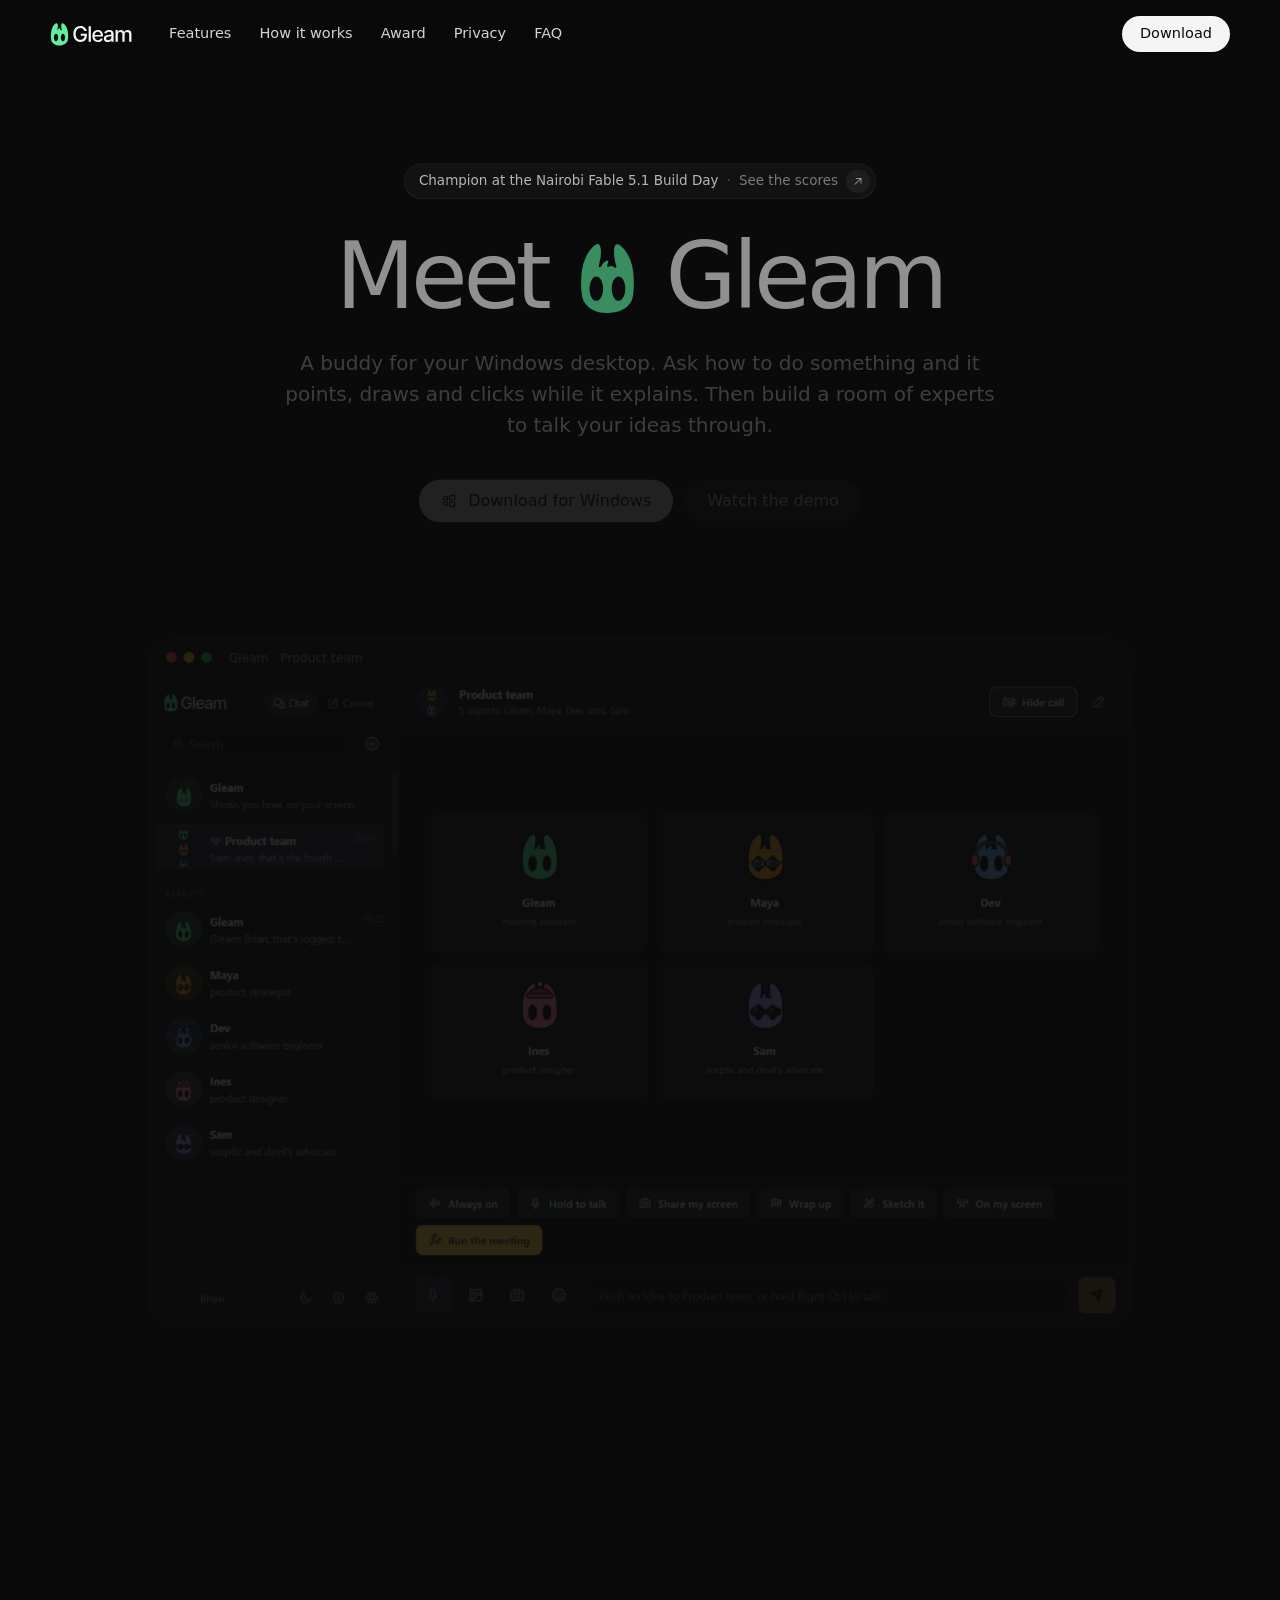
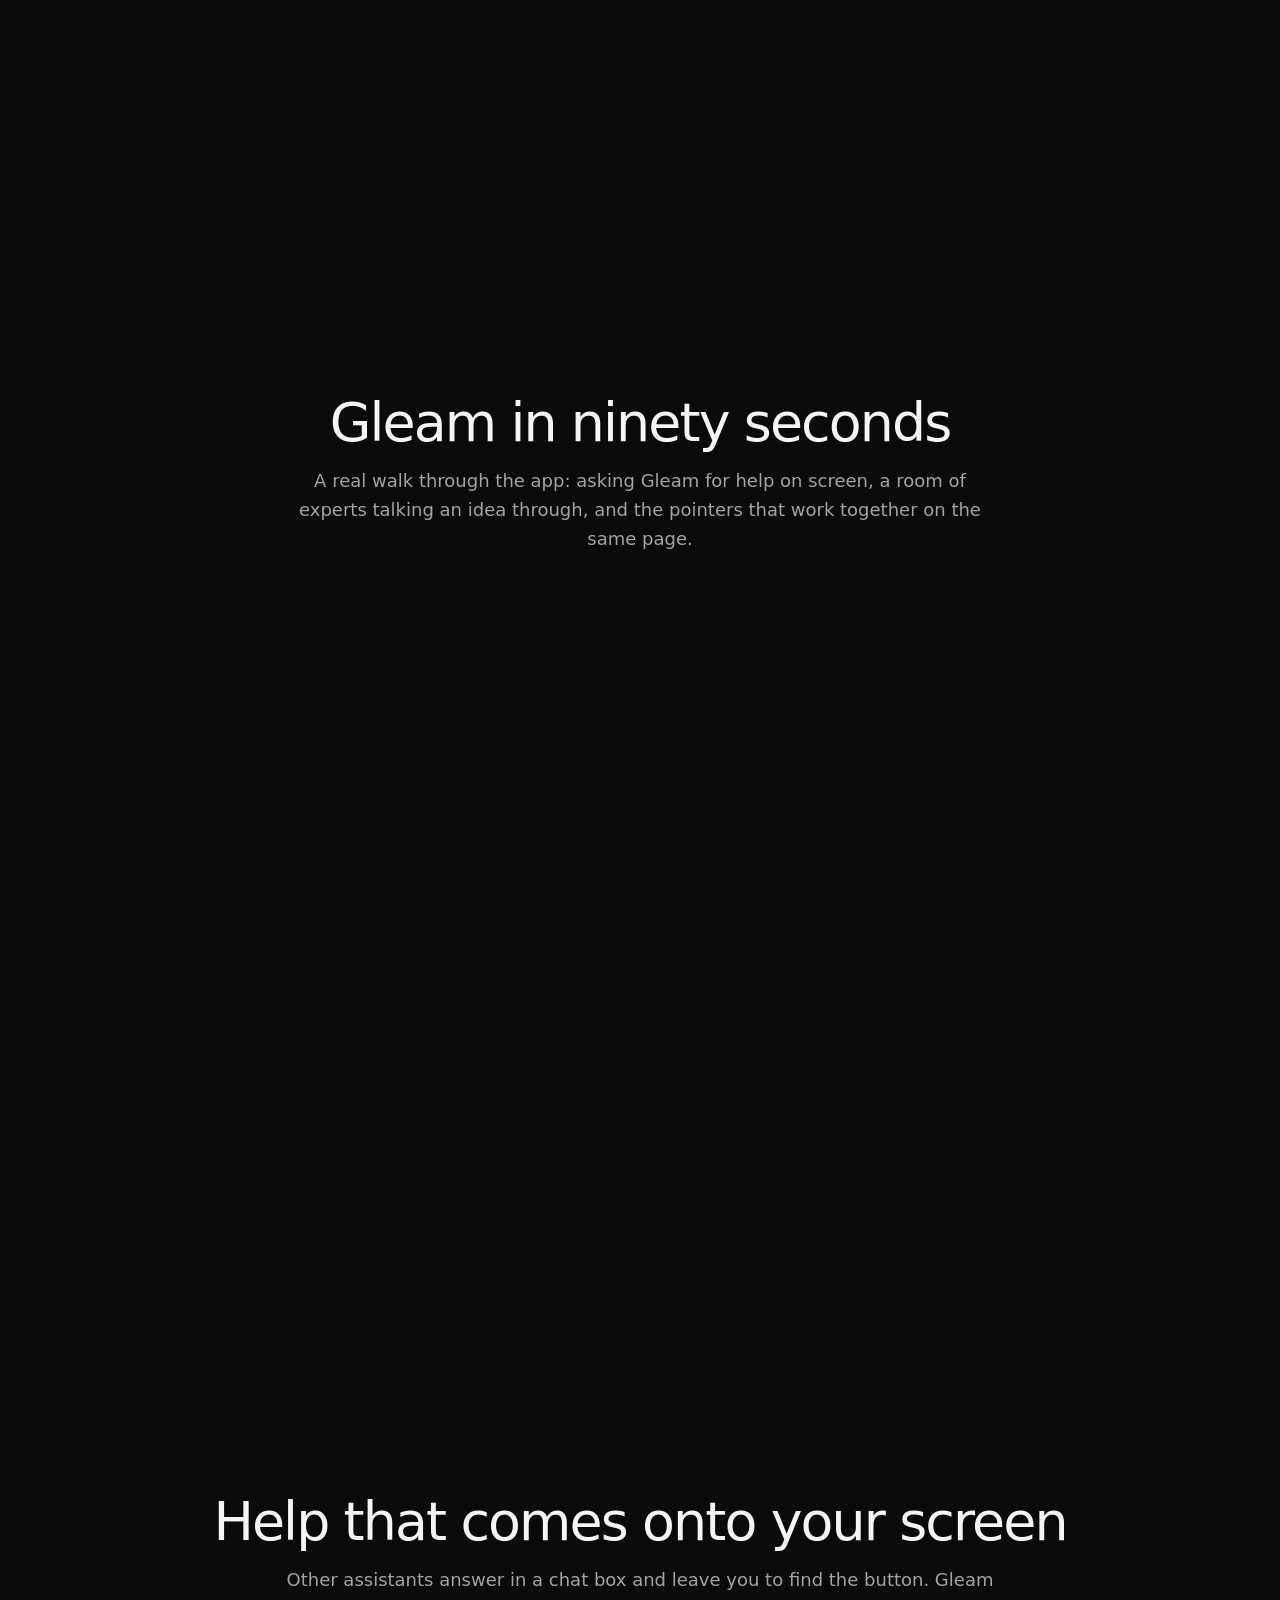
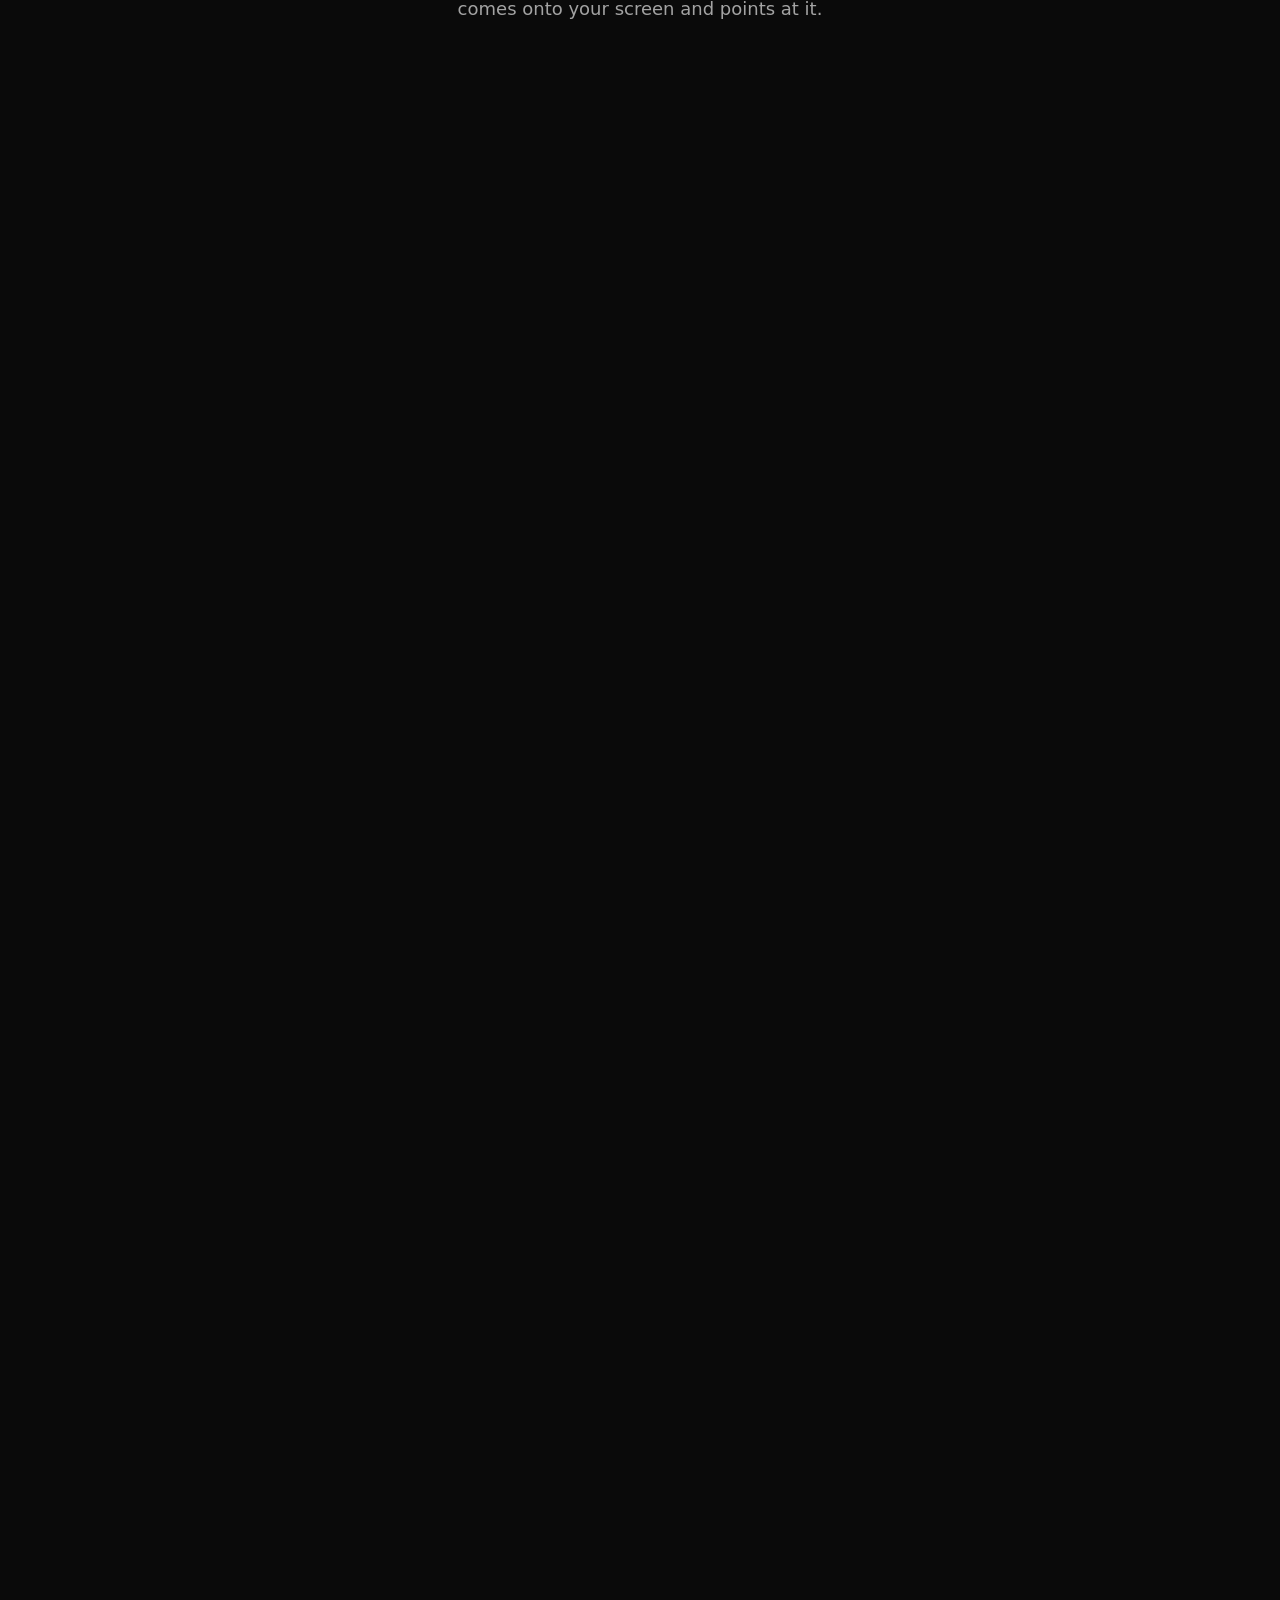
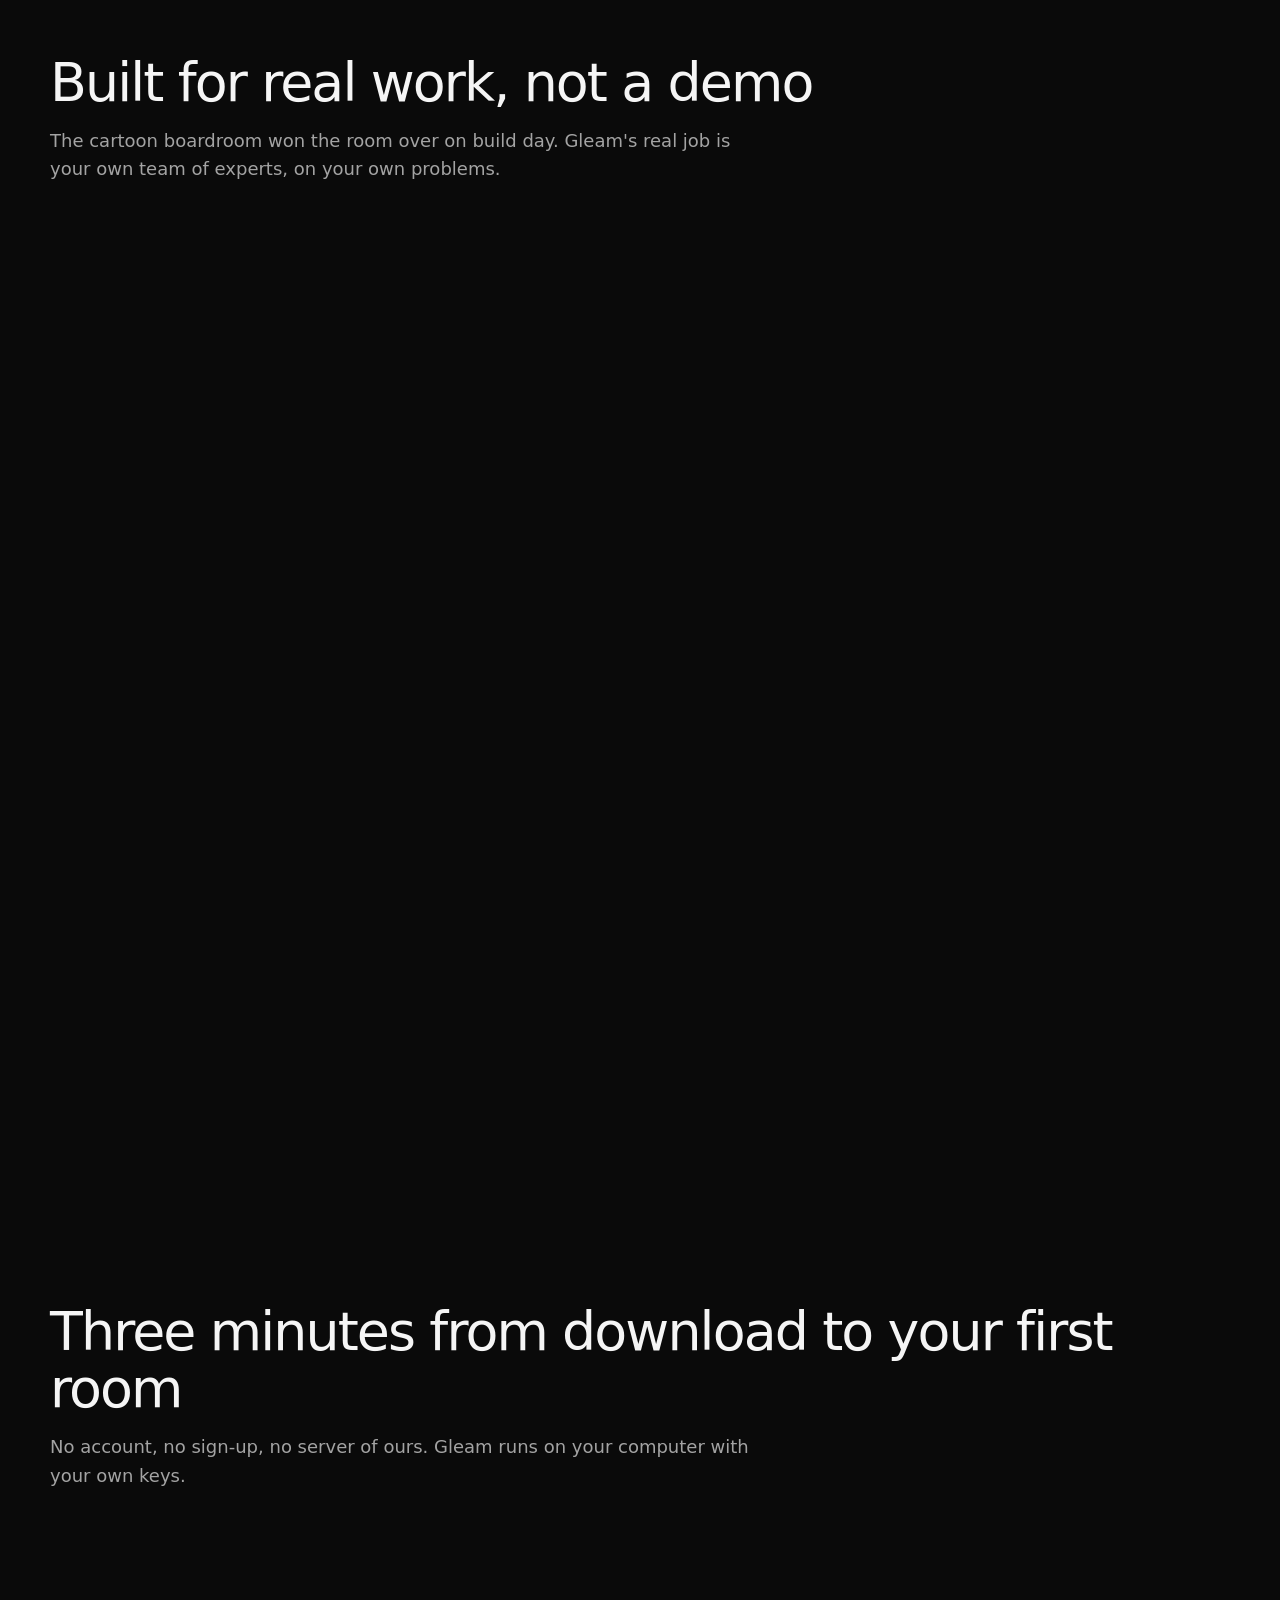
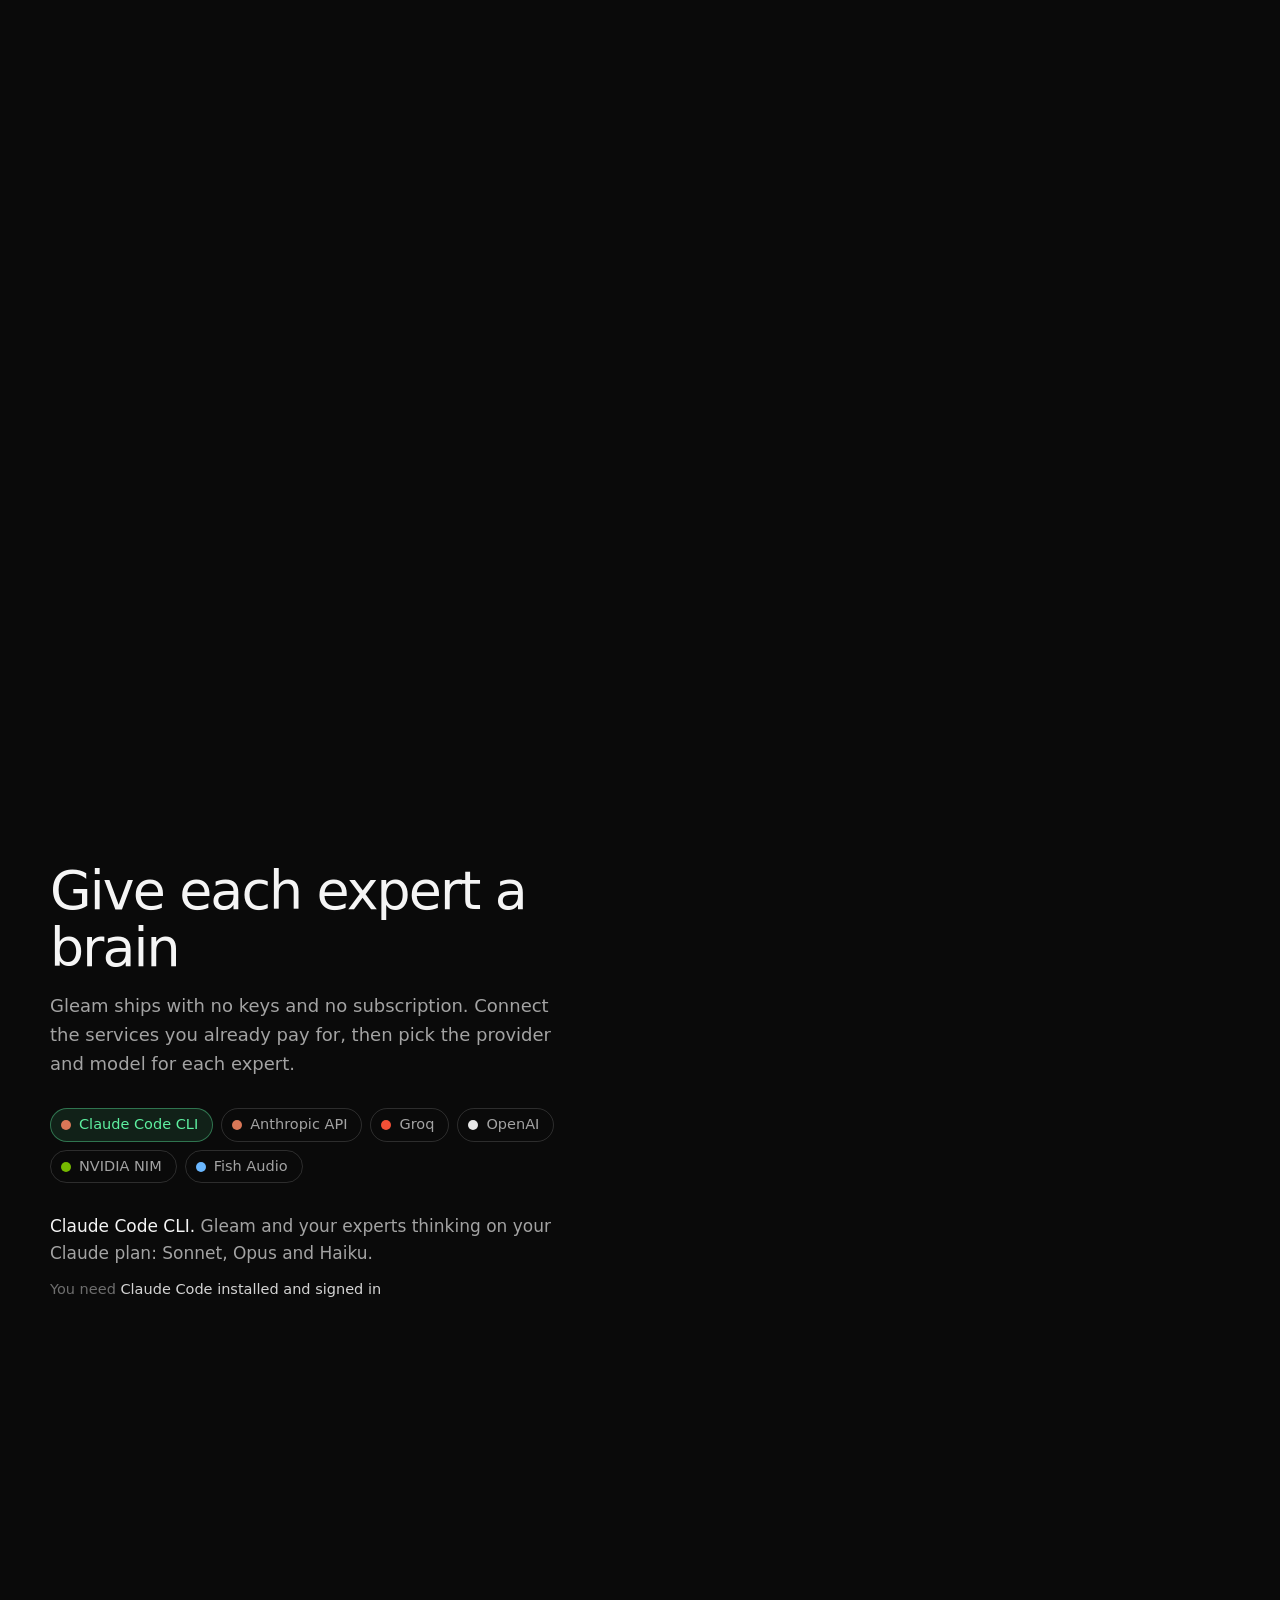
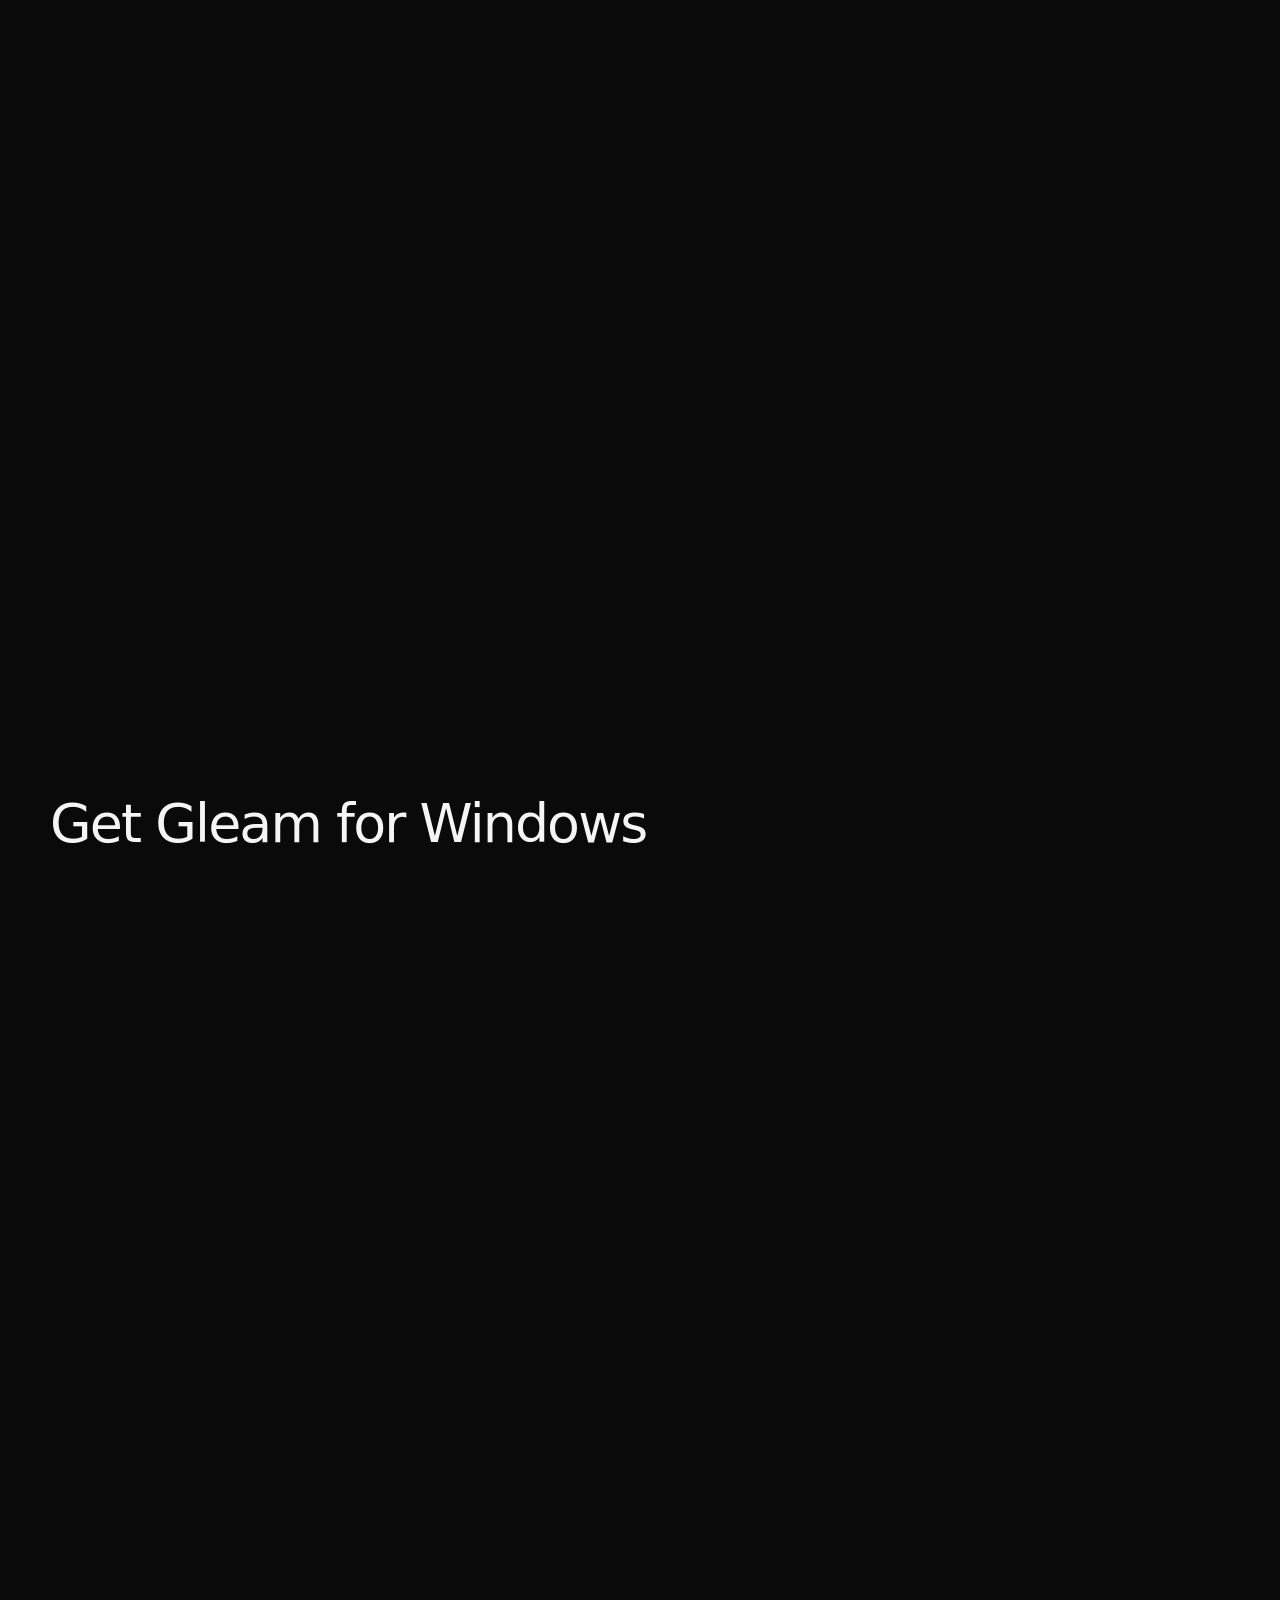
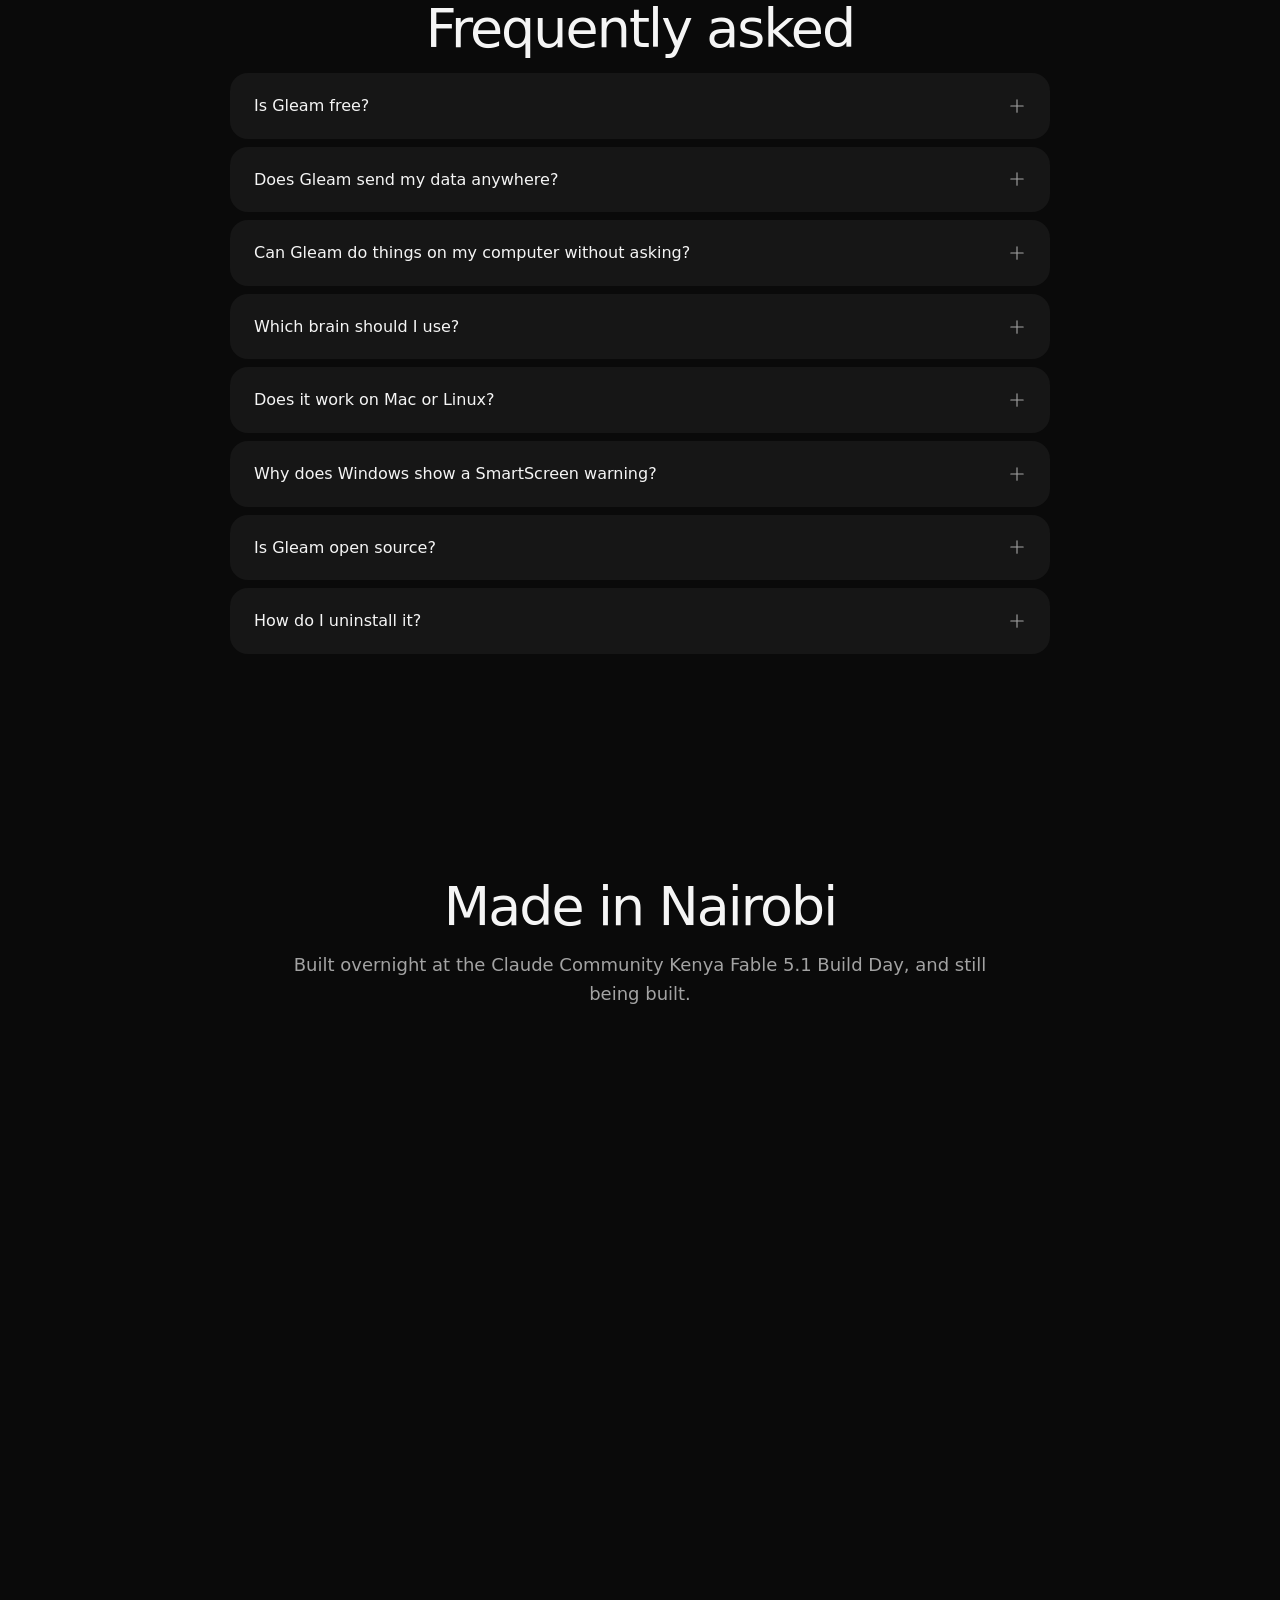
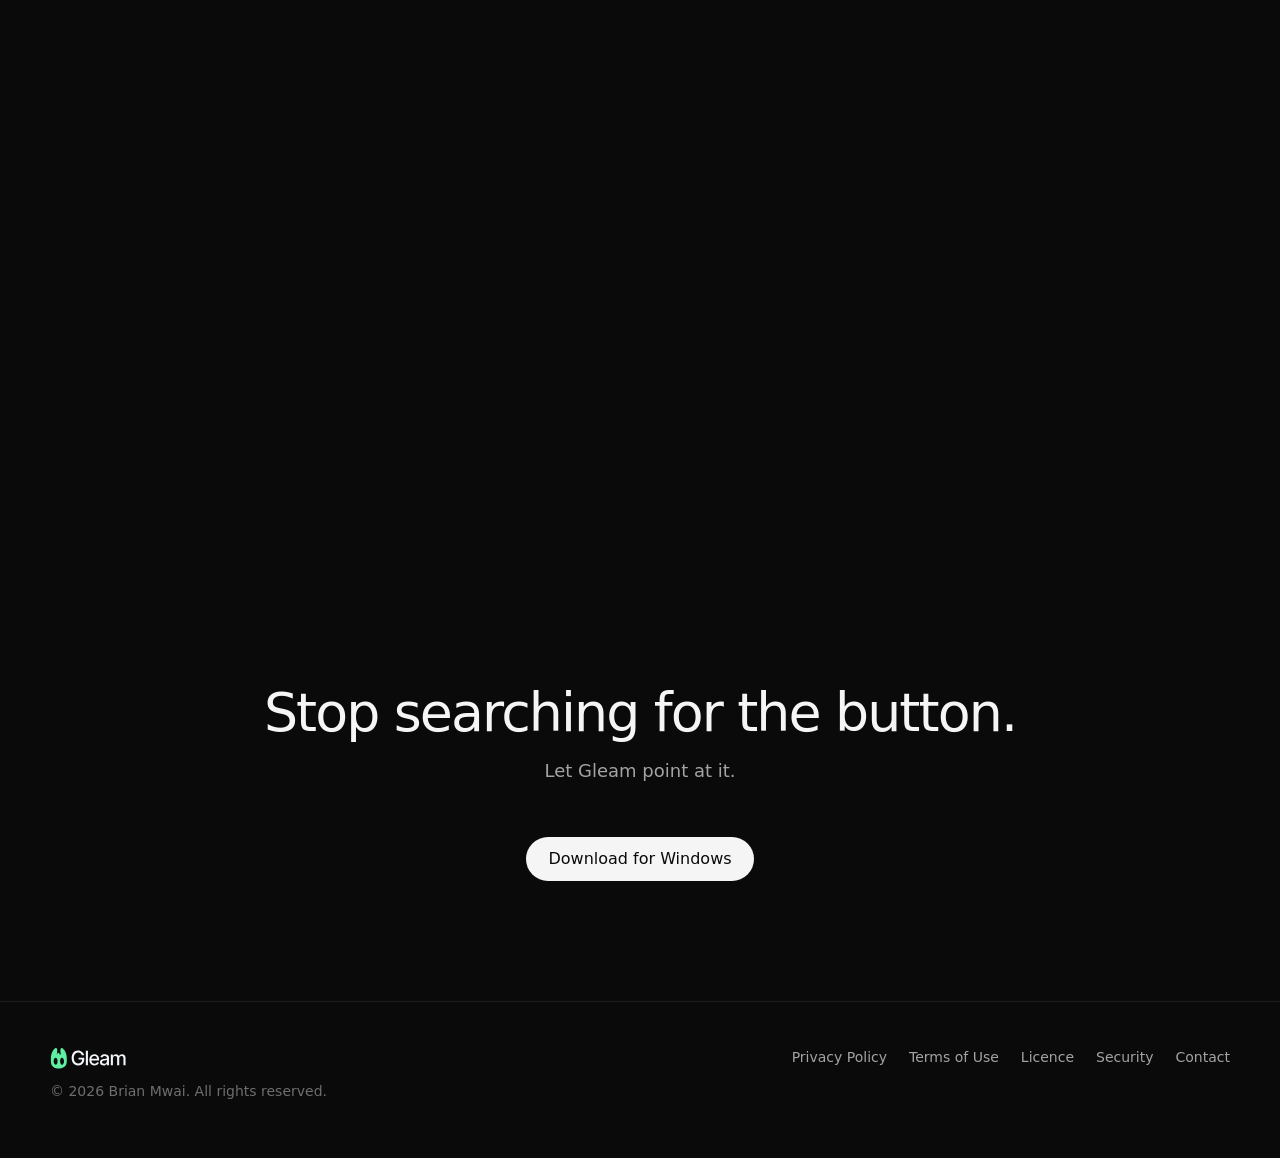
<file: index.html>
<!doctype html>
<html lang="en">
<head>
  <meta charset="utf-8">
  <meta name="viewport" content="width=device-width, initial-scale=1">
  <title>Gleam</title>
  <meta http-equiv="refresh" content="0; url=/gleam/">
  <link rel="canonical" href="https://brn-mwai.github.io/gleam/">
  <meta name="robots" content="noindex">
  <style>body{margin:0;min-height:100vh;display:grid;place-items:center;background:#0f1115;color:#f2f5f8;font:500 16px/1.5 "Segoe UI",system-ui,sans-serif}a{color:#5ef0a0}</style>
</head>
<body>
  <p>Going to <a href="/gleam/">Gleam</a>…</p>
</body>
</html>
</file>
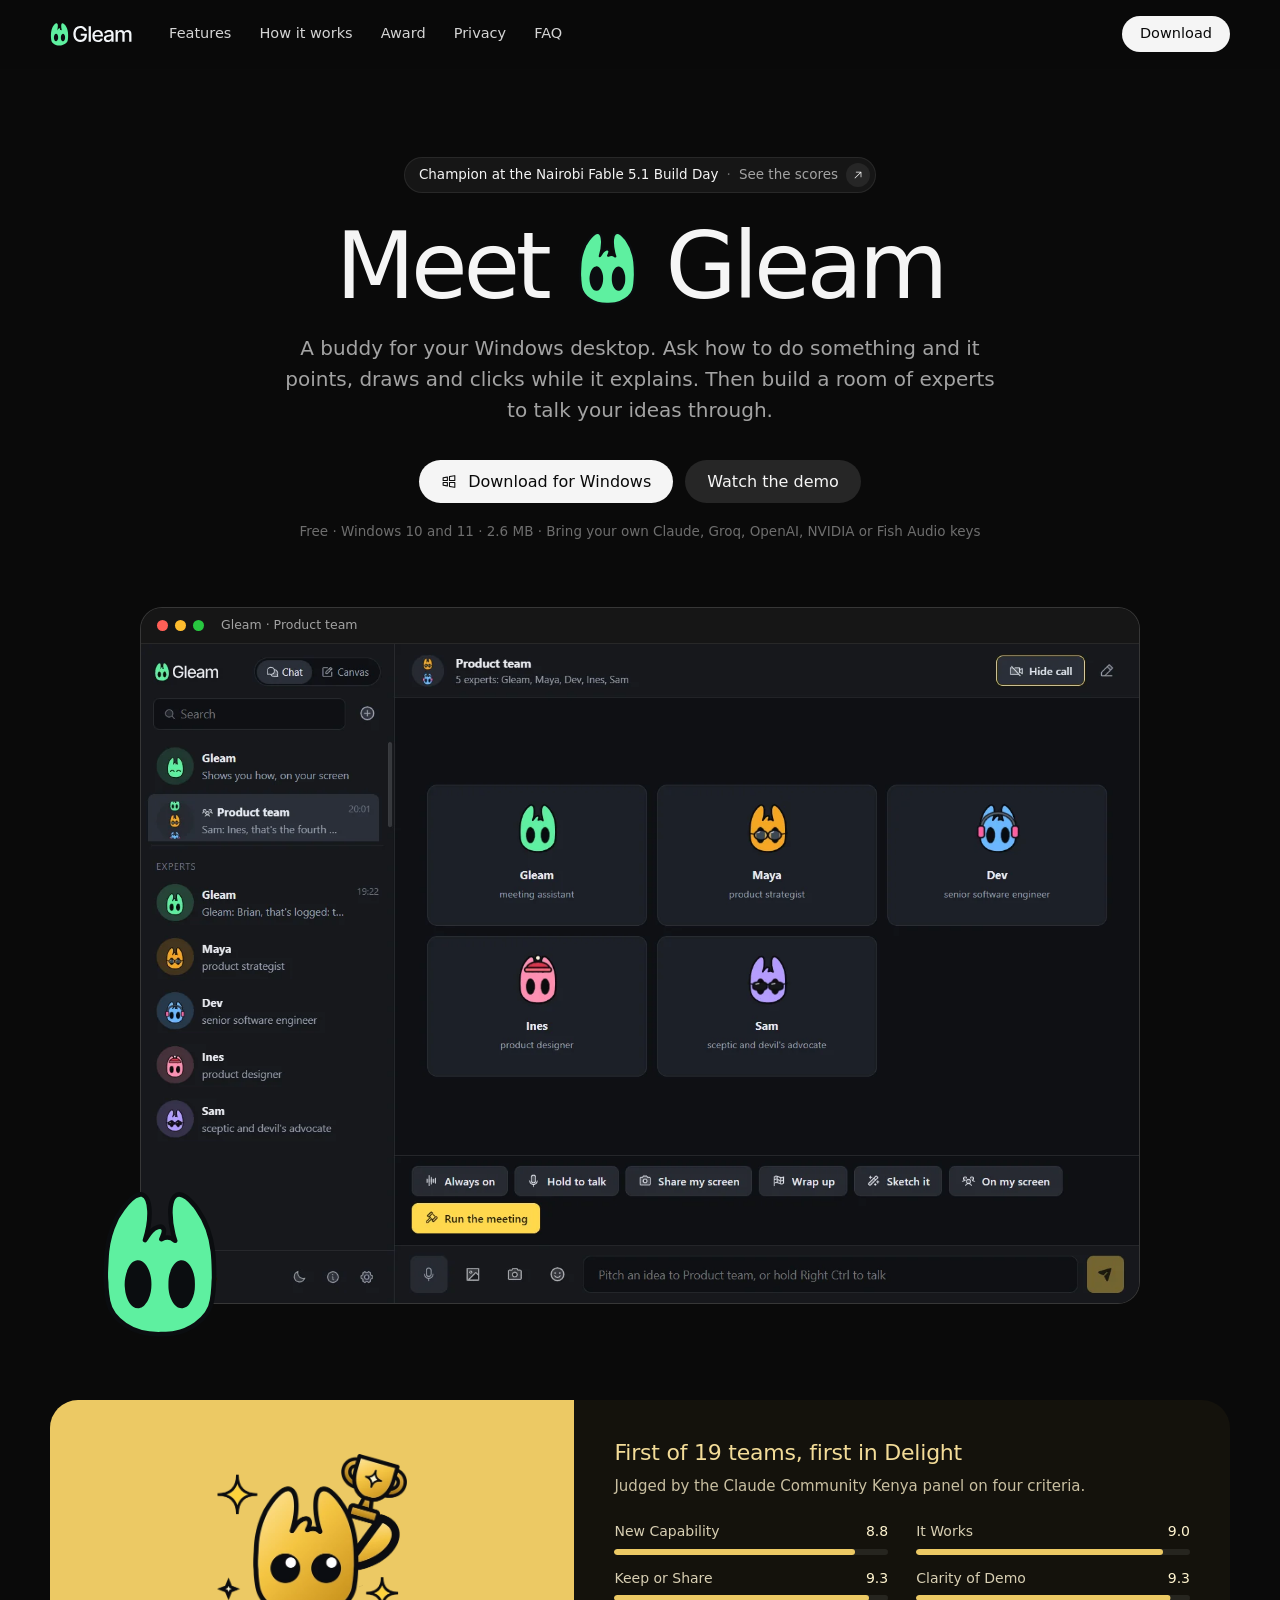
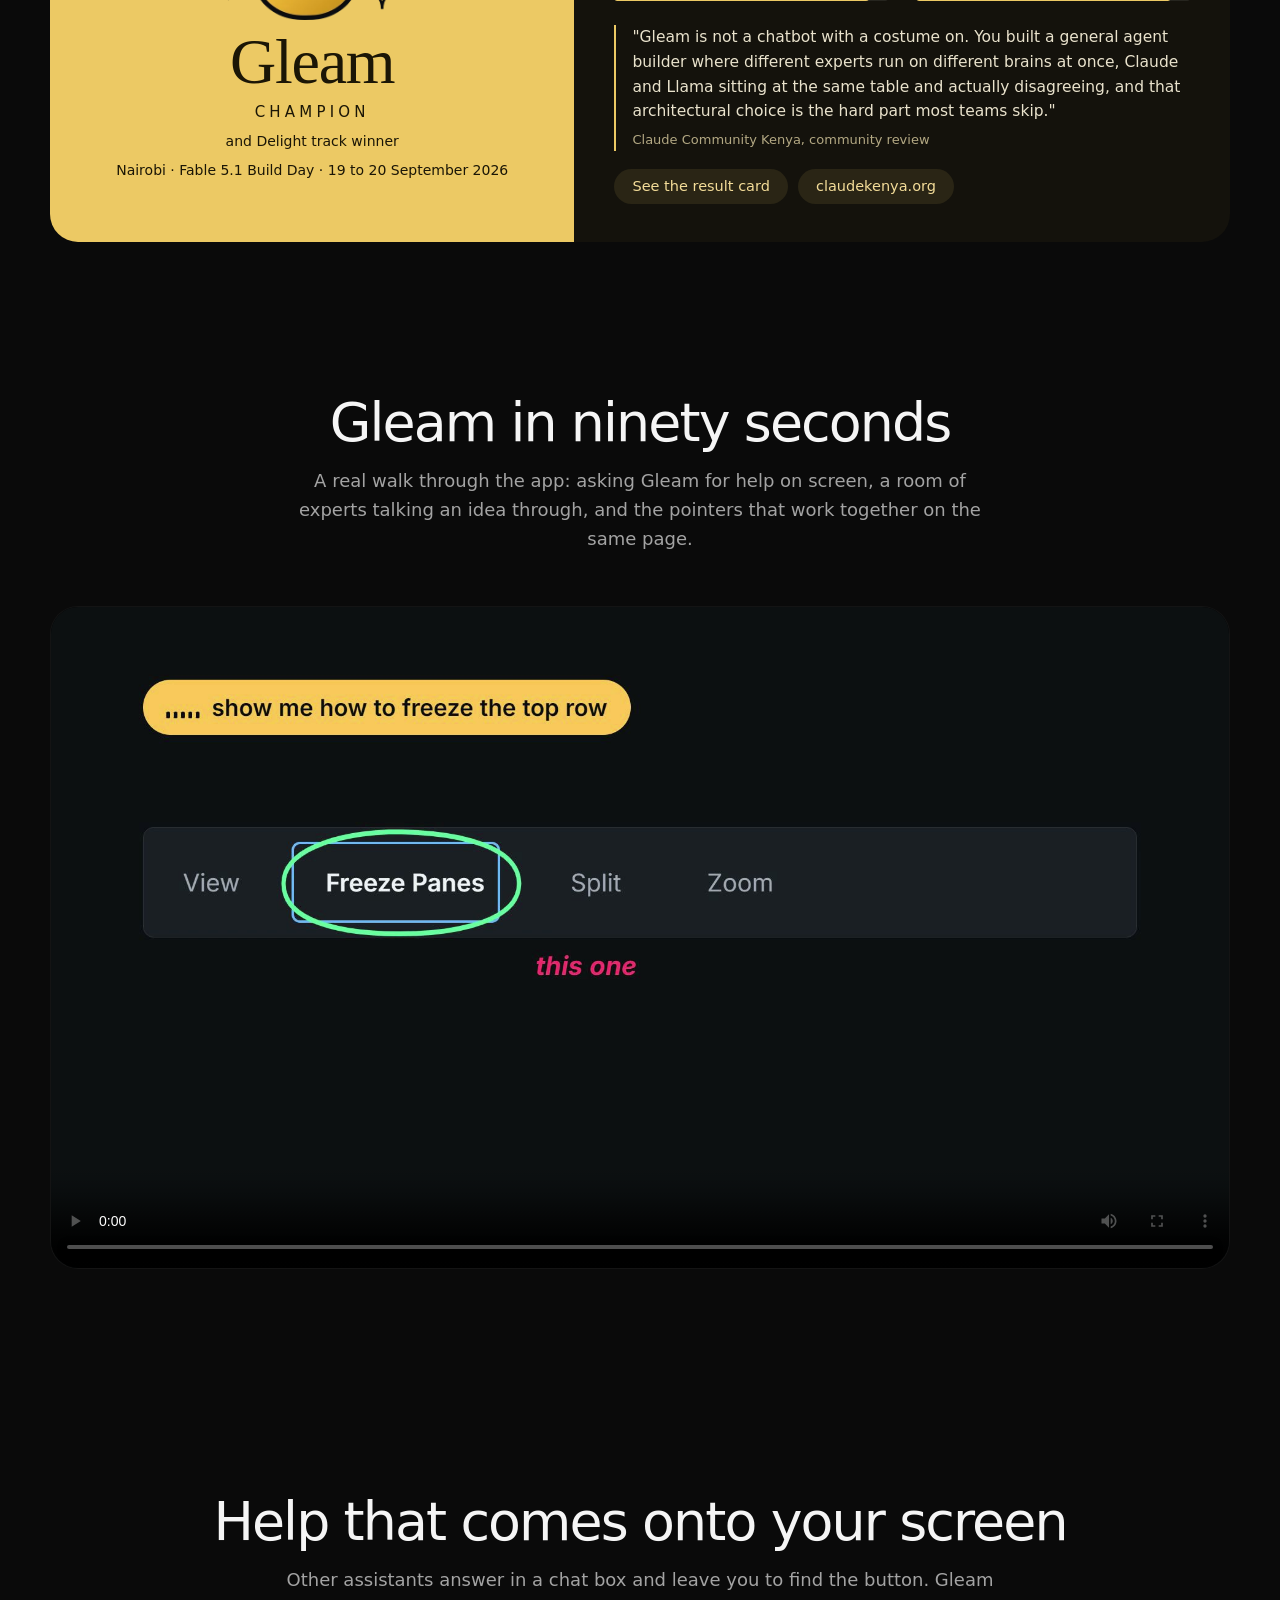
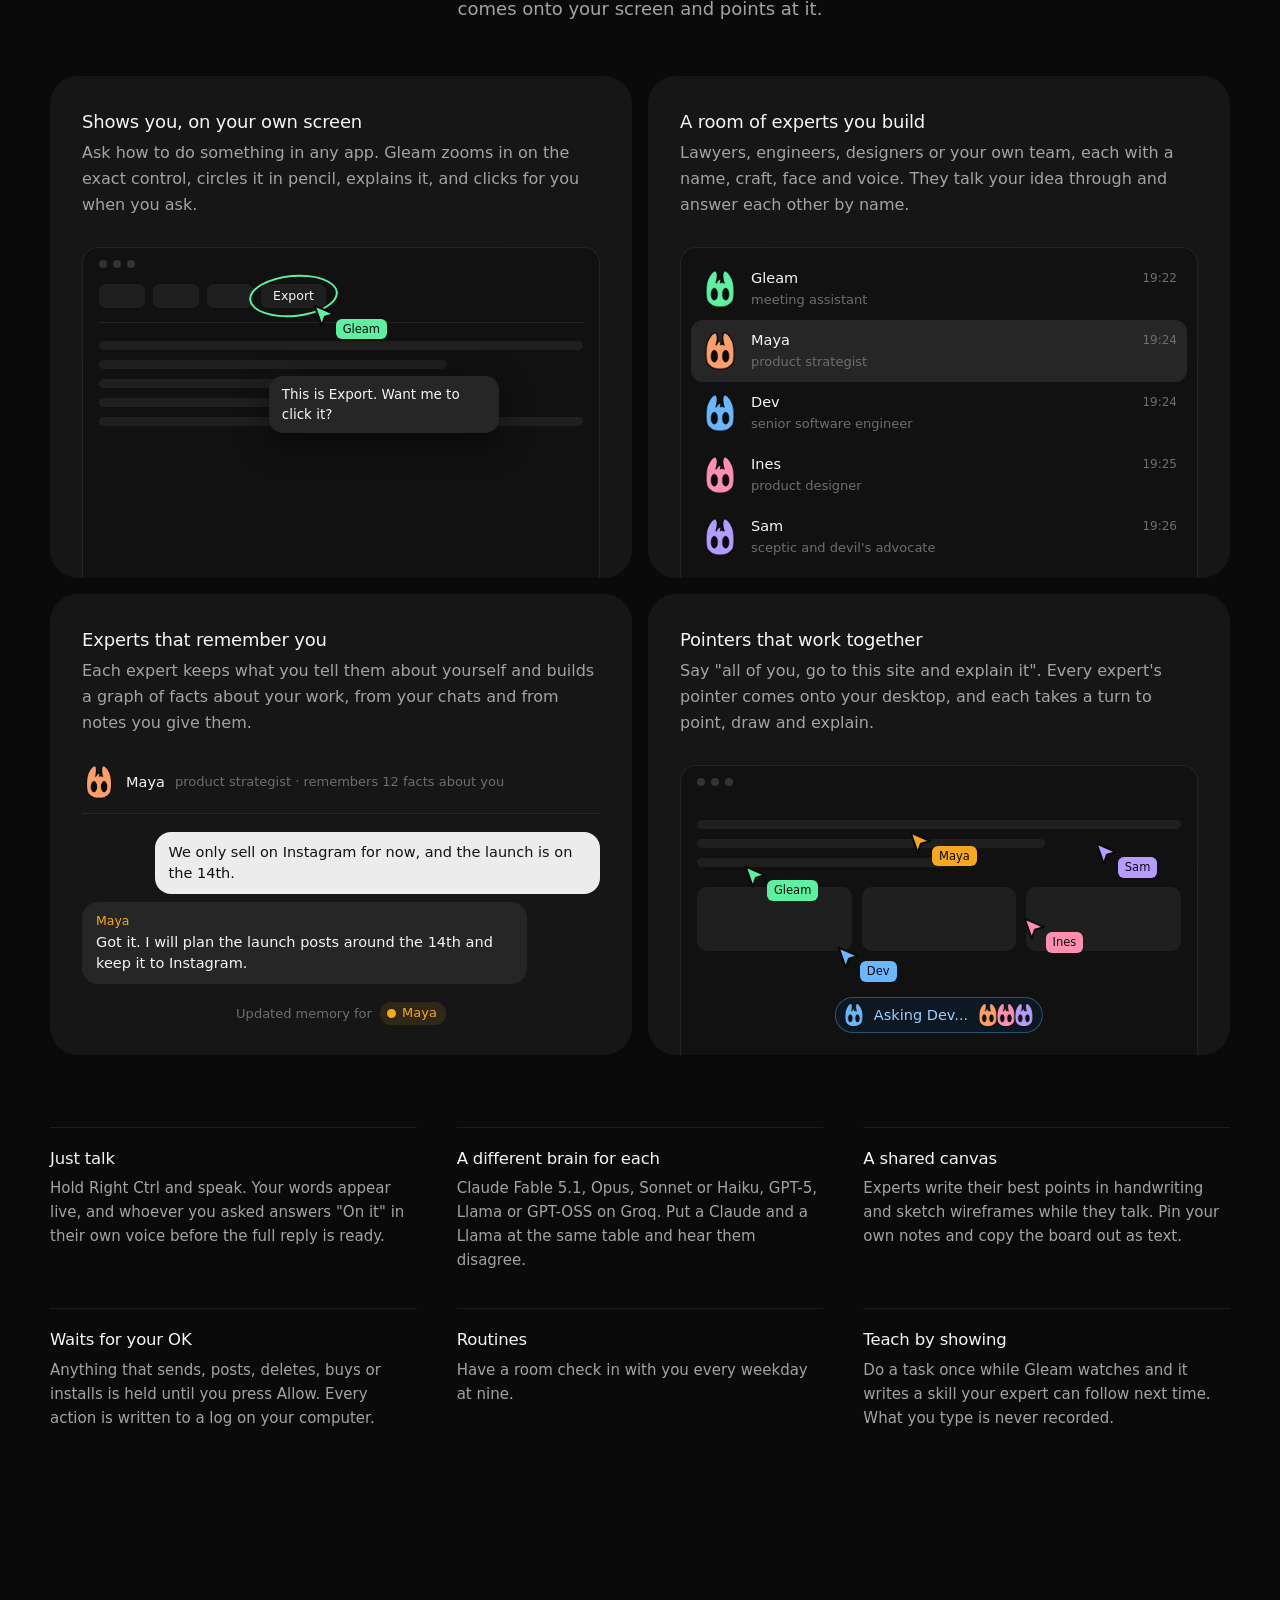
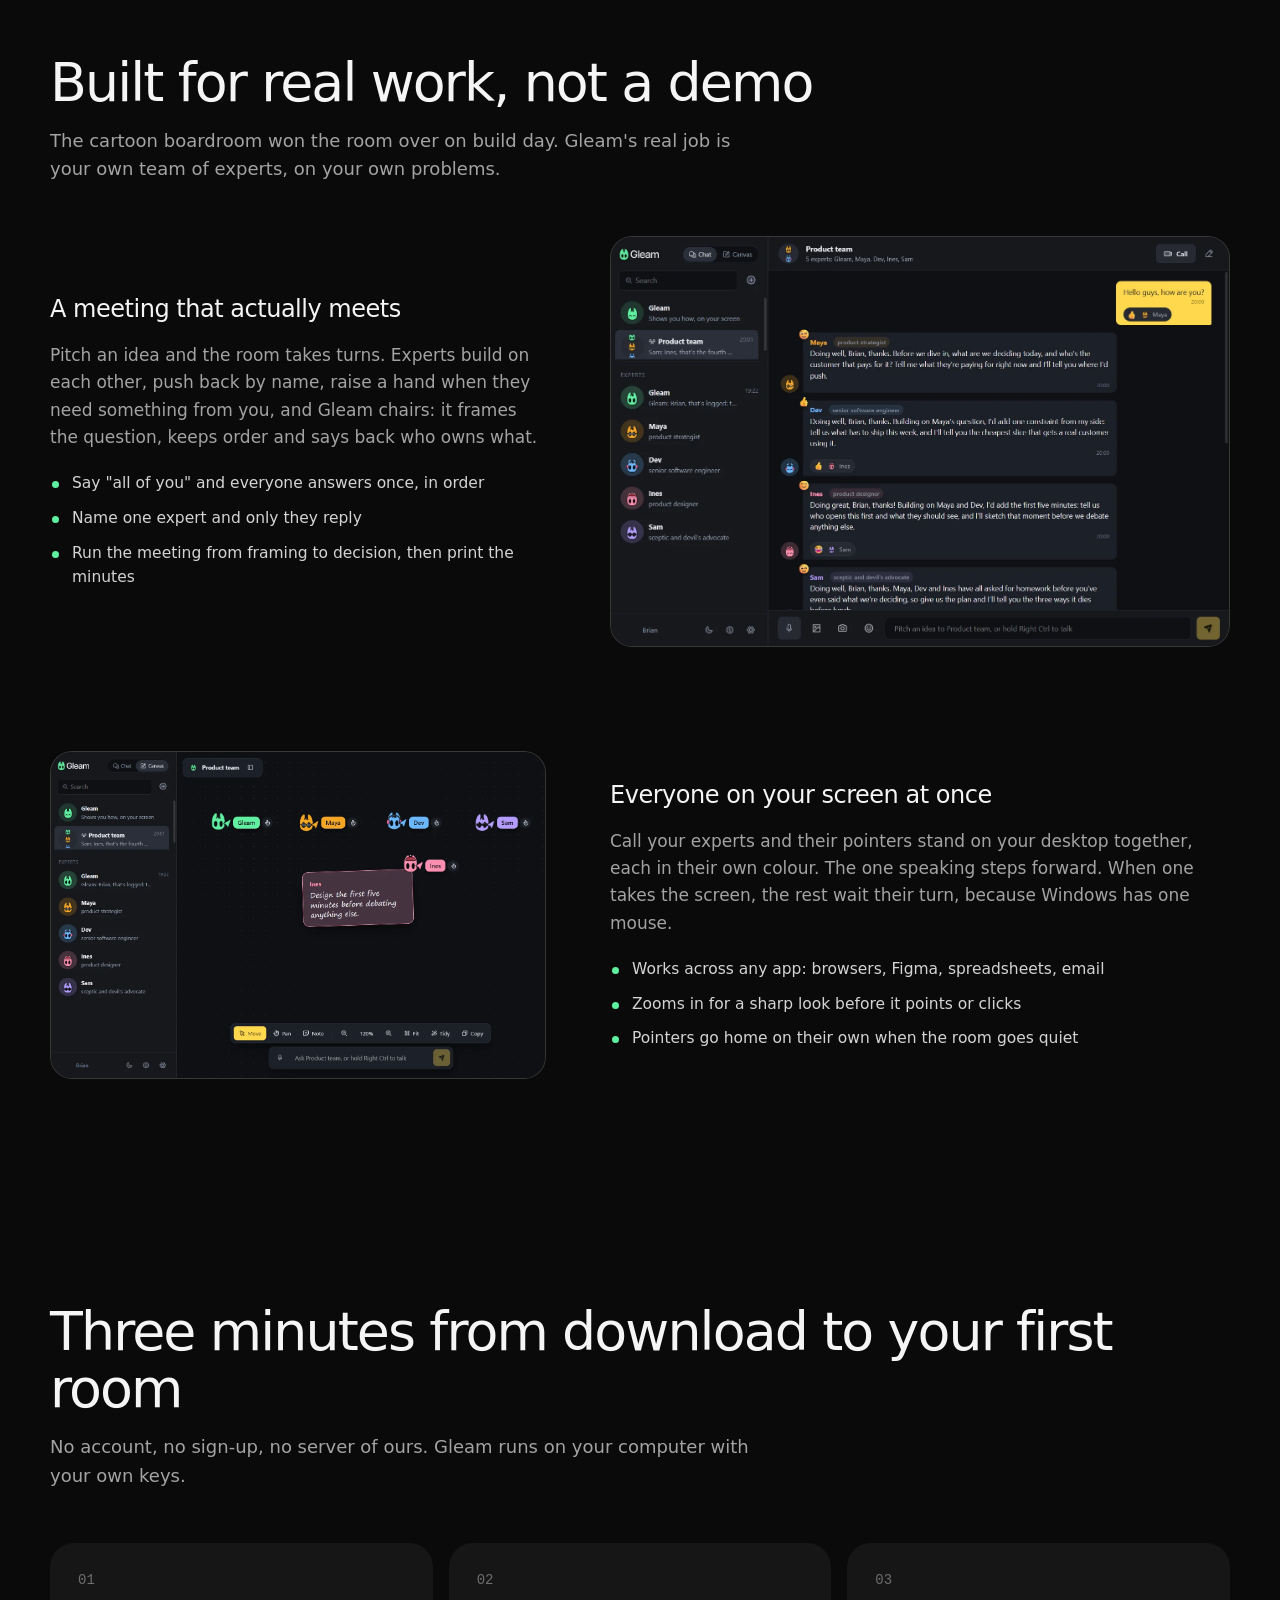
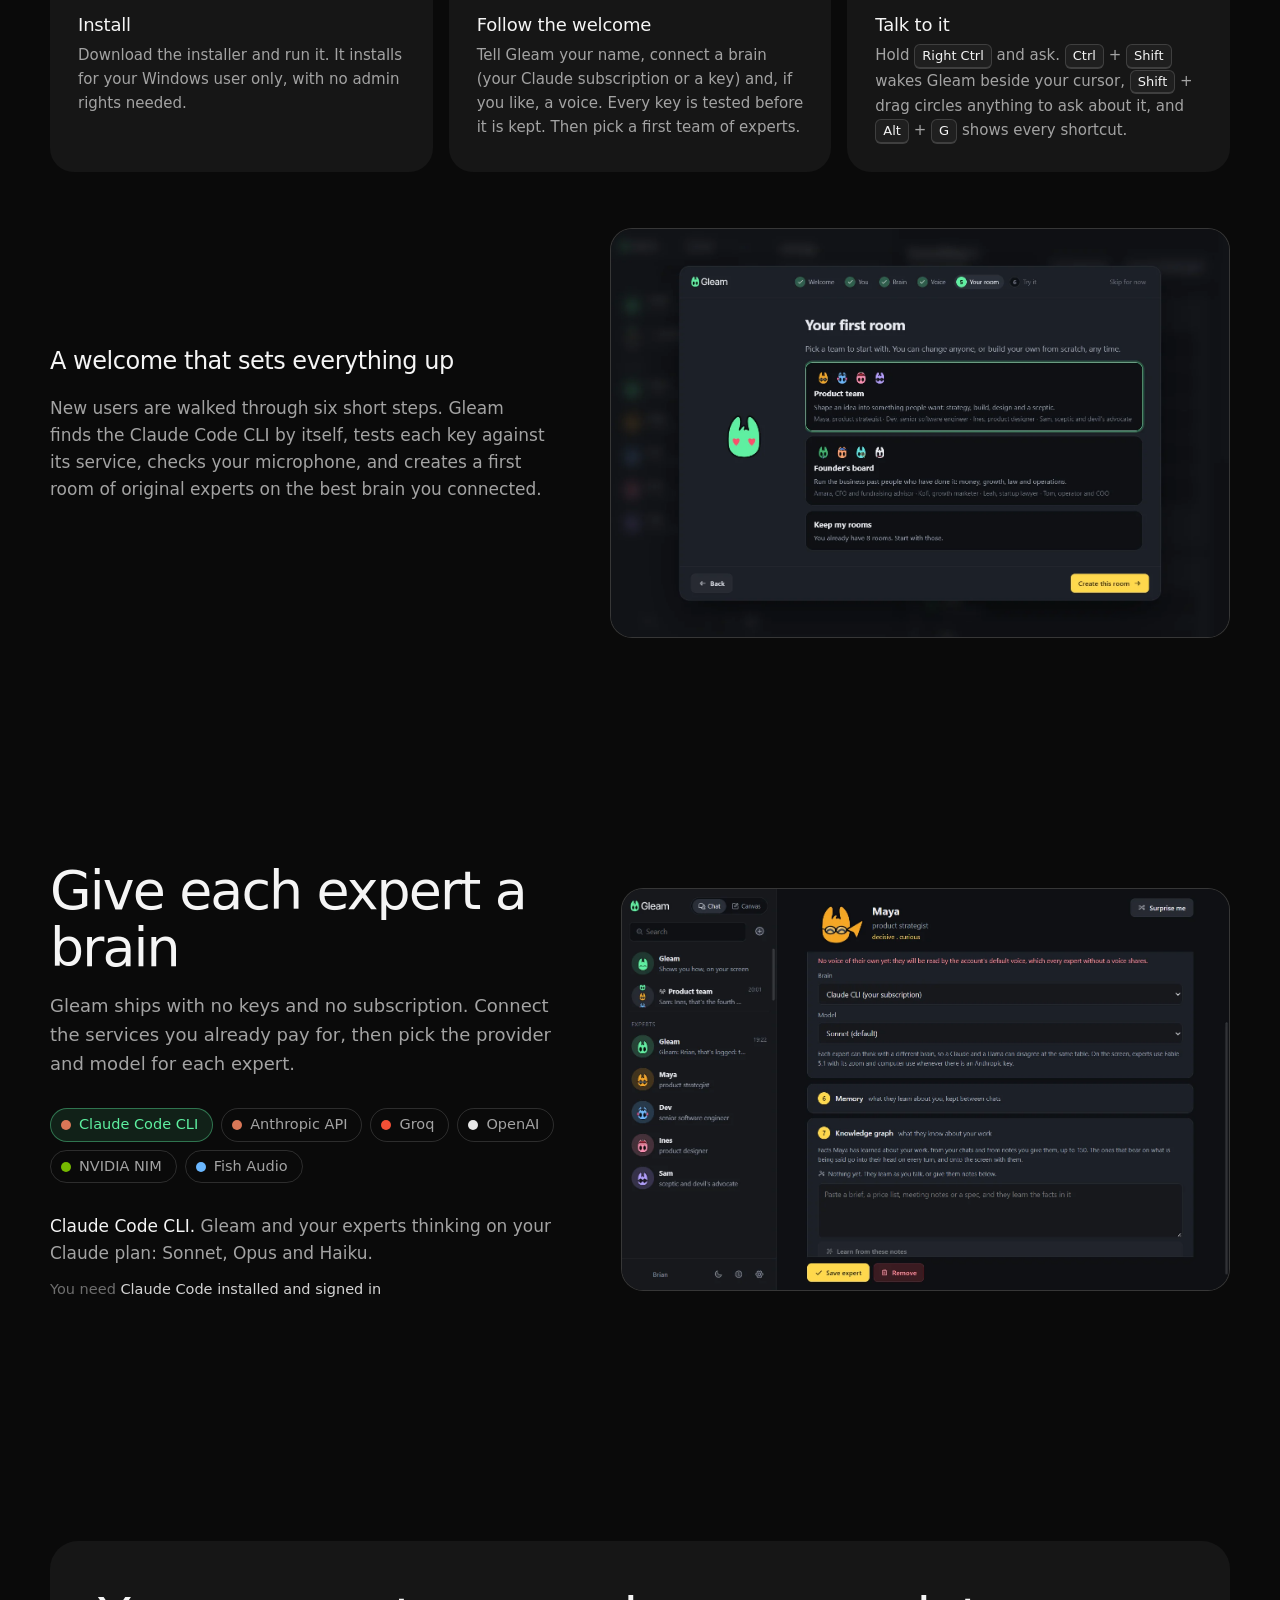
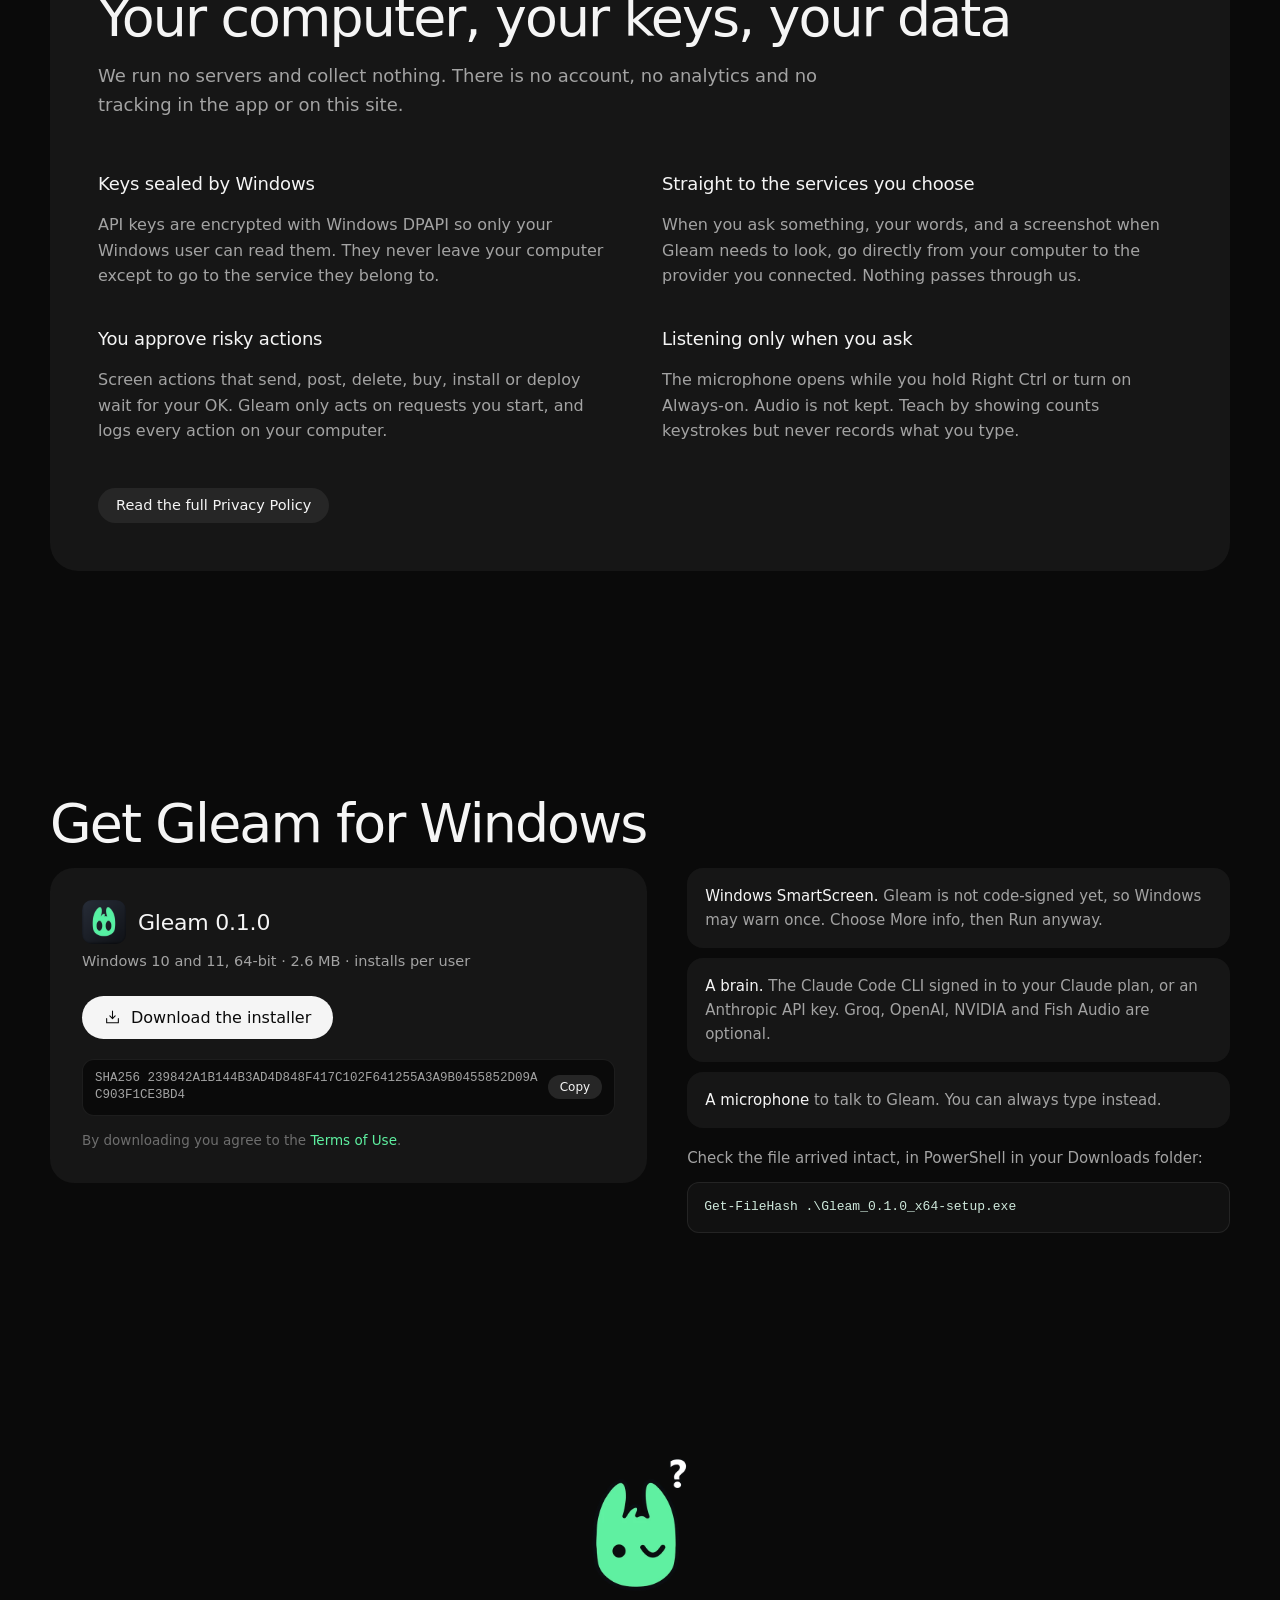
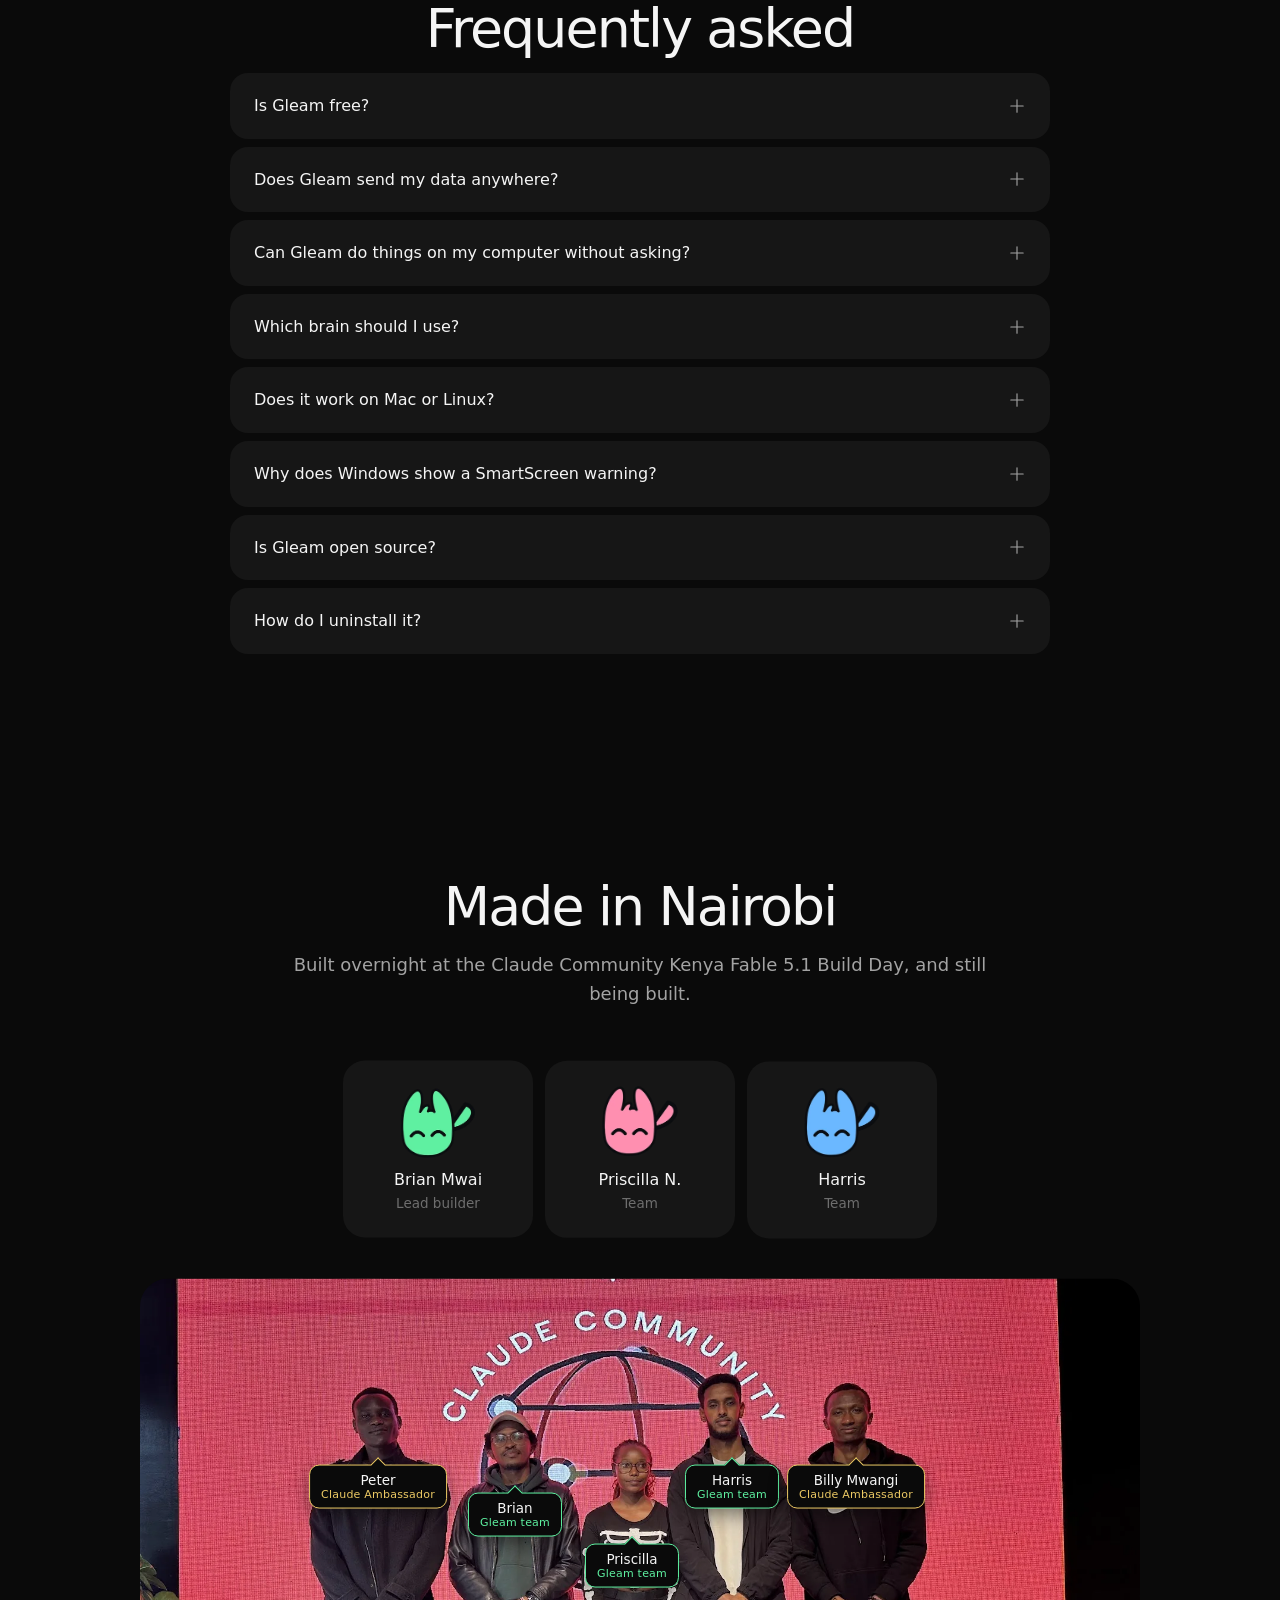
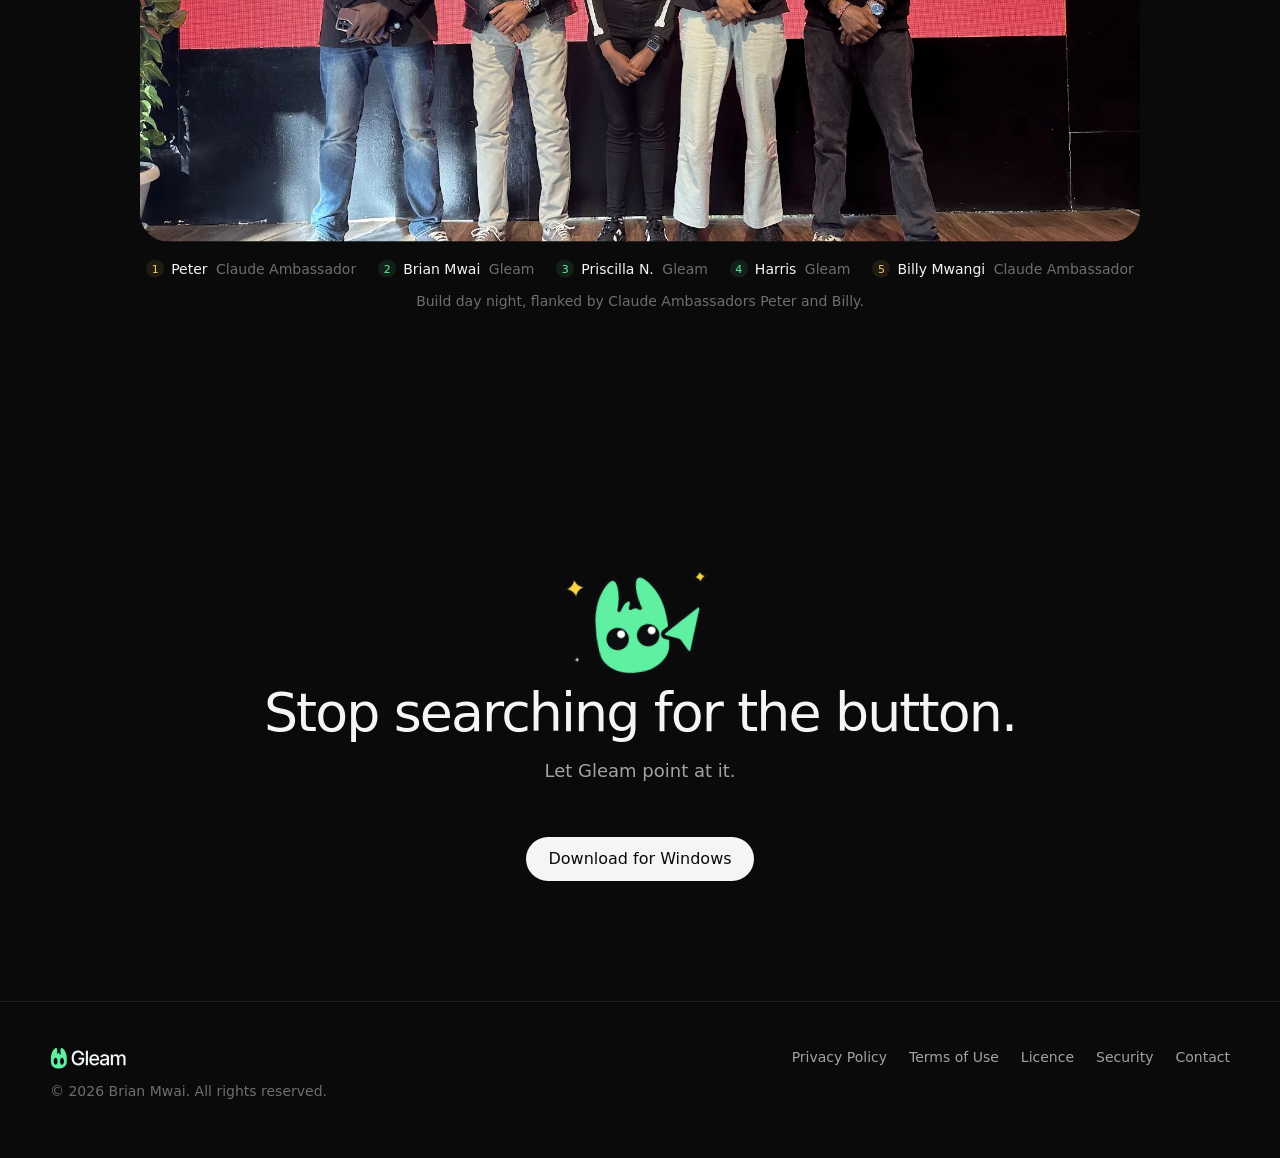
<file: gleam/index.html>
<!doctype html>
<html lang="en">
<head>
  <meta charset="utf-8">
  <meta name="viewport" content="width=device-width, initial-scale=1">
  <title>Gleam: a buddy that shows you how, on your own screen</title>
  <meta name="description" content="Gleam lives on your Windows desktop. Ask how to do something and it points, draws and clicks while it explains. Build a room of AI experts, each with its own brain and voice. Champion of the Nairobi Fable 5.1 Build Day.">
  <meta name="theme-color" content="#0f1115">
  <link rel="canonical" href="https://brn-mwai.github.io/gleam/">
  <link rel="icon" href="assets/favicon.svg" type="image/svg+xml">
  <link rel="icon" href="assets/favicon-32.png" sizes="32x32" type="image/png">
  <link rel="apple-touch-icon" href="assets/apple-touch-icon.png">
  <meta property="og:type" content="website">
  <meta property="og:site_name" content="Gleam">
  <meta property="og:title" content="Gleam: a buddy that shows you how, on your own screen">
  <meta property="og:description" content="Claude Fable 5.1 zooms into your real screen, circles the exact button and clicks it for you. Plus a room of AI experts you build. Champion, 1st of 19, Claude Community Kenya Build Day.">
  <meta property="og:url" content="https://brn-mwai.github.io/gleam/">
  <meta property="og:image" content="https://brn-mwai.github.io/gleam/assets/og.png?v=2">
  <meta property="og:image:width" content="1200">
  <meta property="og:image:height" content="630">
  <meta property="og:image:alt" content="Gleam: shows you how, on your own screen. Claude Fable 5.1 zooms into your real screen. Champion, 1st of 19 teams.">
  <meta name="twitter:card" content="summary_large_image">
  <meta name="twitter:title" content="Gleam: a buddy that shows you how, on your own screen">
  <meta name="twitter:description" content="Claude Fable 5.1 zooms into your real screen, circles the exact button and clicks it for you. Plus a room of AI experts you build. Champion, 1st of 19, Claude Community Kenya Build Day.">
  <meta name="twitter:image" content="https://brn-mwai.github.io/gleam/assets/og.png?v=2">
  <script>document.documentElement.classList.add("m");setTimeout(function(){if(!window.__gleamMotion)document.documentElement.classList.remove("m")},3000)</script>
  <link rel="stylesheet" href="assets/site.css?v=11">
  <script type="application/ld+json">
  {
    "@context": "https://schema.org",
    "@type": "SoftwareApplication",
    "name": "Gleam",
    "operatingSystem": "Windows 10, Windows 11",
    "applicationCategory": "ProductivityApplication",
    "softwareVersion": "0.1.0",
    "offers": { "@type": "Offer", "price": "0", "priceCurrency": "USD" },
    "author": { "@type": "Person", "name": "Brian Mwai" },
    "url": "https://brn-mwai.github.io/gleam/",
    "downloadUrl": "https://github.com/brn-mwai/brn-mwai.github.io/releases/download/v0.1.0/Gleam_0.1.0_x64-setup.exe",
    "award": "Champion, Nairobi Fable 5.1 Build Day 2026 (Claude Community Kenya)"
  }
  </script>
</head>
<body>
  <a class="skip" href="#main">Skip to content</a>

  <header class="top" id="top">
    <div class="wrap top-in">
      <a class="brand" href="./" aria-label="Gleam home"><img src="assets/logo.svg" alt="Gleam" width="90" height="28"></a>
      <nav class="nav" id="nav" aria-label="Main">
        <a href="#features">Features</a>
        <a href="#how">How it works</a>
        <a href="#award">Award</a>
        <a href="#privacy">Privacy</a>
        <a href="#faq">FAQ</a>
      </nav>
      <a class="btn btn-primary btn-sm" href="#download">Download</a>
      <button class="nav-toggle" id="nav-toggle" aria-label="Menu" aria-expanded="false" aria-controls="nav">
        <svg viewBox="0 0 256 256" width="20" height="20" aria-hidden="true"><path d="M224,128a8,8,0,0,1-8,8H40a8,8,0,0,1,0-16H216A8,8,0,0,1,224,128ZM40,72H216a8,8,0,0,0,0-16H40a8,8,0,0,0,0,16ZM216,184H40a8,8,0,0,0,0,16H216a8,8,0,0,0,0-16Z" fill="currentColor"/></svg>
      </button>
    </div>
  </header>

  <main id="main">
    <section class="hero">
      <div class="wrap hero-in">
        <div class="hero-copy">
          <a class="announce" href="#award"><b>Champion at the Nairobi Fable 5.1 Build Day</b><span>See the scores</span><i><svg viewBox="0 0 256 256" width="12" height="12" aria-hidden="true"><path d="M200,64V168a8,8,0,0,1-16,0V83.31L69.66,197.66a8,8,0,0,1-11.32-11.32L172.69,72H88a8,8,0,0,1,0-16H192A8,8,0,0,1,200,64Z" fill="currentColor"/></svg></i></a>
          <h1>Meet <img class="h1-mascot" src="assets/mascot.svg" alt="" width="118" height="155"> Gleam</h1>
          <p class="lead">A buddy for your Windows desktop. Ask how to do something and it points, draws and clicks while it explains. Then build a room of experts to talk your ideas through.</p>
          <div class="cta">
            <a class="btn btn-primary" href="https://github.com/brn-mwai/brn-mwai.github.io/releases/download/v0.1.0/Gleam_0.1.0_x64-setup.exe" data-download>
              <svg viewBox="0 0 256 256" aria-hidden="true"><path d="M208,136H128a8,8,0,0,0-8,8v57.45a8,8,0,0,0,6.57,7.88l80,14.54A7.61,7.61,0,0,0,208,224a8,8,0,0,0,8-8V144A8,8,0,0,0,208,136Zm-8,70.41-64-11.63V152h64ZM96,136H32a8,8,0,0,0-8,8v40a8,8,0,0,0,6.57,7.87l64,11.64a8.54,8.54,0,0,0,1.43.13,8,8,0,0,0,8-8V144A8,8,0,0,0,96,136Zm-8,50.05-48-8.73V152H88ZM213.13,33.86a8,8,0,0,0-6.56-1.73l-80,14.55A8,8,0,0,0,120,54.55V112a8,8,0,0,0,8,8h80a8,8,0,0,0,8-8V40A8,8,0,0,0,213.13,33.86ZM200,104H136V61.22l64-11.63ZM101.13,54.22a8,8,0,0,0-6.56-1.73l-64,11.64A8,8,0,0,0,24,72v40a8,8,0,0,0,8,8H96a8,8,0,0,0,8-8V60.36A8,8,0,0,0,101.13,54.22ZM88,104H40V78.68L88,70Z" fill="currentColor"/></svg>
              Download for Windows
            </a>
            <a class="btn" href="#demo">Watch the demo</a>
          </div>
          <p class="fineprint">Free · Windows 10 and 11 · 2.6 MB · Bring your own Claude, Groq, OpenAI, NVIDIA or Fish Audio keys</p>
        </div>
        <div class="hero-shot reveal">
          <div class="window">
            <div class="window-bar"><i></i><i></i><i></i><span>Gleam · Product team</span></div>
            <img src="assets/shots/room-call.webp" alt="Gleam's call view with five experts: Gleam, Maya the product strategist, Dev the engineer, Ines the designer and Sam the sceptic." width="1475" height="975">
          </div>
          <img class="hero-mascot" src="assets/mascot.svg" alt="" width="118" height="155">
        </div>
      </div>
    </section>

    <section class="award" id="award" aria-labelledby="award-title">
      <div class="wrap">
        <div class="award-card reveal">
          <div class="award-gold">
            <img class="award-mascot" src="assets/mascots/gold-trophy.webp?v=2" alt="Gleam in gold, holding up the Champion trophy" width="420" height="369" loading="lazy">
            <b>Gleam</b>
            <strong>CHAMPION</strong>
            <span>and Delight track winner</span>
            <span>Nairobi · Fable 5.1 Build Day · 19 to 20 September 2026</span>
          </div>
          <div class="award-body">
            <h3 id="award-title">First of 19 teams, first in Delight</h3>
            <p class="award-meta">Judged by the Claude Community Kenya panel on four criteria.</p>
            <ul class="scores">
              <li><span>New Capability <b>8.8</b></span><div class="bar"><i style="width:88%"></i></div></li>
              <li><span>It Works <b>9.0</b></span><div class="bar"><i style="width:90%"></i></div></li>
              <li><span>Keep or Share <b>9.3</b></span><div class="bar"><i style="width:93%"></i></div></li>
              <li><span>Clarity of Demo <b>9.3</b></span><div class="bar"><i style="width:93%"></i></div></li>
            </ul>
            <blockquote class="quote">
              "Gleam is not a chatbot with a costume on. You built a general agent builder where different experts run on different brains at once, Claude and Llama sitting at the same table and actually disagreeing, and that architectural choice is the hard part most teams skip."
              <cite>Claude Community Kenya, community review</cite>
            </blockquote>
            <div class="award-links">
              <a class="btn btn-sm" href="https://www.claudekenya.org/impact-lab/results/hdBWjbf15taAvW16E5MC1Hpw" rel="noopener" target="_blank">See the result card</a>
              <a class="btn btn-sm" href="https://www.claudekenya.org" rel="noopener" target="_blank">claudekenya.org</a>
            </div>
          </div>
        </div>
      </div>
    </section>

    <section id="demo" aria-labelledby="demo-title">
      <div class="wrap center">
        <h2 id="demo-title">Gleam in ninety seconds</h2>
        <p class="section-lead">A real walk through the app: asking Gleam for help on screen, a room of experts talking an idea through, and the pointers that work together on the same page.</p>
        <div class="video-frame reveal">
          <video controls preload="metadata" playsinline poster="assets/demo-poster.jpg">
            <source src="assets/gleam-demo.mp4" type="video/mp4">
            Your browser cannot play this video. <a href="assets/gleam-demo.mp4">Download the demo</a>.
          </video>
        </div>
      </div>
    </section>

    <section id="features" aria-labelledby="features-title">
      <div class="wrap">
        <h2 id="features-title" class="center">Help that comes onto your screen</h2>
        <p class="section-lead center">Other assistants answer in a chat box and leave you to find the button. Gleam comes onto your screen and points at it.</p>
        <div class="bento">
          <article class="tile reveal">
            <div class="tile-text">
              <h3>Shows you, on your own screen</h3>
              <p>Ask how to do something in any app. Gleam zooms in on the exact control, circles it in pencil, explains it, and clicks for you when you ask.</p>
            </div>
            <div class="tile-art art-screen" aria-hidden="true">
              <div class="mock">
                <div class="mock-bar"><i></i><i></i><i></i></div>
                <div class="mock-tools"><span></span><span></span><span></span><span class="mock-target">Export<em class="mock-ring"></em><span class="ptr" style="--c:#5ef0a0"><svg viewBox="0 0 20 20"><path d="M2 2 L17 8.5 L10 10.5 L7.5 17.5 Z"/></svg><b>Gleam</b></span></span></div>
                <div class="mock-lines"><span></span><span></span><span></span><span></span><span></span></div>
                <div class="bubble">This is Export. Want me to click it?</div>
              </div>
            </div>
          </article>
          <article class="tile reveal">
            <div class="tile-text">
              <h3>A room of experts you build</h3>
              <p>Lawyers, engineers, designers or your own team, each with a name, craft, face and voice. They talk your idea through and answer each other by name.</p>
            </div>
            <div class="tile-art art-list" aria-hidden="true">
              <ul class="roster">
                <li><img class="face" src="assets/mascots/faces/gleam.webp" alt="" width="96" height="96"><b>Gleam</b><span>meeting assistant</span><time>19:22</time></li>
                <li class="is-on"><img class="face" src="assets/mascots/faces/maya.webp" alt="" width="96" height="96"><b>Maya</b><span>product strategist</span><time>19:24</time></li>
                <li><img class="face" src="assets/mascots/faces/dev.webp" alt="" width="96" height="96"><b>Dev</b><span>senior software engineer</span><time>19:24</time></li>
                <li><img class="face" src="assets/mascots/faces/ines.webp" alt="" width="96" height="96"><b>Ines</b><span>product designer</span><time>19:25</time></li>
                <li><img class="face" src="assets/mascots/faces/sam.webp" alt="" width="96" height="96"><b>Sam</b><span>sceptic and devil's advocate</span><time>19:26</time></li>
              </ul>
            </div>
          </article>
          <article class="tile reveal">
            <div class="tile-text">
              <h3>Experts that remember you</h3>
              <p>Each expert keeps what you tell them about yourself and builds a graph of facts about your work, from your chats and from notes you give them.</p>
            </div>
            <div class="tile-art art-memory" aria-hidden="true">
              <div class="thread-head"><img class="face" src="assets/mascots/faces/maya.webp" alt="" width="96" height="96"><b>Maya</b><span>product strategist · remembers 12 facts about you</span></div>
              <div class="msg msg-me">We only sell on Instagram for now, and the launch is on the 14th.</div>
              <div class="msg"><b style="--c:#f5a623">Maya</b>Got it. I will plan the launch posts around the 14th and keep it to Instagram.</div>
              <p class="memo">Updated memory for <span style="--c:#f5a623">Maya</span></p>
            </div>
          </article>
          <article class="tile reveal">
            <div class="tile-text">
              <h3>Pointers that work together</h3>
              <p>Say "all of you, go to this site and explain it". Every expert's pointer comes onto your desktop, and each takes a turn to point, draw and explain.</p>
            </div>
            <div class="tile-art art-team" aria-hidden="true">
              <div class="mock mock-page">
                <div class="mock-bar"><i></i><i></i><i></i></div>
                <div class="mock-lines"><span></span><span></span><span></span></div>
                <div class="mock-cards"><span></span><span></span><span></span></div>
                <span class="ptr" style="--c:#5ef0a0;left:12%;top:34%"><svg viewBox="0 0 20 20"><path d="M2 2 L17 8.5 L10 10.5 L7.5 17.5 Z"/></svg><b>Gleam</b></span>
                <span class="ptr" style="--c:#f5a623;left:44%;top:22%"><svg viewBox="0 0 20 20"><path d="M2 2 L17 8.5 L10 10.5 L7.5 17.5 Z"/></svg><b>Maya</b></span>
                <span class="ptr" style="--c:#6ab7ff;left:30%;top:62%"><svg viewBox="0 0 20 20"><path d="M2 2 L17 8.5 L10 10.5 L7.5 17.5 Z"/></svg><b>Dev</b></span>
                <span class="ptr" style="--c:#ff8fb1;left:66%;top:52%"><svg viewBox="0 0 20 20"><path d="M2 2 L17 8.5 L10 10.5 L7.5 17.5 Z"/></svg><b>Ines</b></span>
                <span class="ptr" style="--c:#b69cff;left:80%;top:26%"><svg viewBox="0 0 20 20"><path d="M2 2 L17 8.5 L10 10.5 L7.5 17.5 Z"/></svg><b>Sam</b></span>
                <div class="asking"><img class="face" src="assets/mascots/faces/dev.webp" alt="" width="96" height="96">Asking Dev...<span class="faces"><img class="face" src="assets/mascots/faces/maya.webp" alt="" width="96" height="96"><img class="face" src="assets/mascots/faces/ines.webp" alt="" width="96" height="96"><img class="face" src="assets/mascots/faces/sam.webp" alt="" width="96" height="96"></span></div>
              </div>
            </div>
          </article>
        </div>

        <div class="also">
          <div class="reveal"><h3>Just talk</h3><p>Hold Right Ctrl and speak. Your words appear live, and whoever you asked answers "On it" in their own voice before the full reply is ready.</p></div>
          <div class="reveal"><h3>A different brain for each</h3><p>Claude Fable 5.1, Opus, Sonnet or Haiku, GPT-5, Llama or GPT-OSS on Groq. Put a Claude and a Llama at the same table and hear them disagree.</p></div>
          <div class="reveal"><h3>A shared canvas</h3><p>Experts write their best points in handwriting and sketch wireframes while they talk. Pin your own notes and copy the board out as text.</p></div>
          <div class="reveal"><h3>Waits for your OK</h3><p>Anything that sends, posts, deletes, buys or installs is held until you press Allow. Every action is written to a log on your computer.</p></div>
          <div class="reveal"><h3>Routines</h3><p>Have a room check in with you every weekday at nine.</p></div>
          <div class="reveal"><h3>Teach by showing</h3><p>Do a task once while Gleam watches and it writes a skill your expert can follow next time. What you type is never recorded.</p></div>
        </div>
      </div>
    </section>

    <section aria-labelledby="inside-title">
      <div class="wrap">
        <h2 id="inside-title">Built for real work, not a demo</h2>
        <p class="section-lead">The cartoon boardroom won the room over on build day. Gleam's real job is your own team of experts, on your own problems.</p>

        <div class="show">
          <div class="show-text reveal">
            <h3>A meeting that actually meets</h3>
            <p>Pitch an idea and the room takes turns. Experts build on each other, push back by name, raise a hand when they need something from you, and Gleam chairs: it frames the question, keeps order and says back who owns what.</p>
            <ul class="ticks">
              <li>Say "all of you" and everyone answers once, in order</li>
              <li>Name one expert and only they reply</li>
              <li>Run the meeting from framing to decision, then print the minutes</li>
            </ul>
          </div>
          <div class="window reveal"><img src="assets/shots/room-chat.webp" alt="A Gleam group chat where Maya, Dev, Ines and Sam each answer in character and react to each other." width="1475" height="975" loading="lazy"></div>
        </div>

        <div class="show flip">
          <div class="show-text reveal">
            <h3>Everyone on your screen at once</h3>
            <p>Call your experts and their pointers stand on your desktop together, each in their own colour. The one speaking steps forward. When one takes the screen, the rest wait their turn, because Windows has one mouse.</p>
            <ul class="ticks">
              <li>Works across any app: browsers, Figma, spreadsheets, email</li>
              <li>Zooms in for a sharp look before it points or clicks</li>
              <li>Pointers go home on their own when the room goes quiet</li>
            </ul>
          </div>
          <div class="window reveal"><img src="assets/shots/canvas.webp" alt="Gleam's canvas: experts as live cursors above a handwritten note by Ines." width="1475" height="975" loading="lazy"></div>
        </div>
      </div>
    </section>

    <section id="how" aria-labelledby="how-title">
      <div class="wrap">
        <h2 id="how-title">Three minutes from download to your first room</h2>
        <p class="section-lead">No account, no sign-up, no server of ours. Gleam runs on your computer with your own keys.</p>
        <div class="steps">
          <div class="step reveal">
            <h3>Install</h3>
            <p>Download the installer and run it. It installs for your Windows user only, with no admin rights needed.</p>
          </div>
          <div class="step reveal">
            <h3>Follow the welcome</h3>
            <p>Tell Gleam your name, connect a brain (your Claude subscription or a key) and, if you like, a voice. Every key is tested before it is kept. Then pick a first team of experts.</p>
          </div>
          <div class="step reveal">
            <h3>Talk to it</h3>
            <p>Hold <kbd>Right Ctrl</kbd> and ask. <kbd>Ctrl</kbd> + <kbd>Shift</kbd> wakes Gleam beside your cursor, <kbd>Shift</kbd> + drag circles anything to ask about it, and <kbd>Alt</kbd> + <kbd>G</kbd> shows every shortcut.</p>
          </div>
        </div>
        <div class="show" style="margin-top:56px">
          <div class="show-text reveal">
            <h3>A welcome that sets everything up</h3>
            <p>New users are walked through six short steps. Gleam finds the Claude Code CLI by itself, tests each key against its service, checks your microphone, and creates a first room of original experts on the best brain you connected.</p>
          </div>
          <div class="window reveal"><img src="assets/shots/welcome-room.webp" alt="Gleam's welcome, step five: choose a Product team or a Founder's board as your first room." width="1475" height="975" loading="lazy"></div>
        </div>
      </div>
    </section>

    <section aria-labelledby="brains-title">
      <div class="wrap brains-in">
        <div class="brains-copy">
          <h2 id="brains-title">Give each expert a brain</h2>
          <p class="section-lead">Gleam ships with no keys and no subscription. Connect the services you already pay for, then pick the provider and model for each expert.</p>
          <div class="chips" role="tablist" aria-label="Services Gleam can use">
            <button type="button" class="chip" role="tab" aria-selected="true" data-use="Gleam and your experts thinking on your Claude plan: Sonnet, Opus and Haiku." data-need="Claude Code installed and signed in"><span style="--c:#d97757"></span>Claude Code CLI</button>
            <button type="button" class="chip" role="tab" aria-selected="false" data-use="Claude Fable 5.1, Opus 5, Sonnet 5 and Haiku 4.5. The sharpest on-screen work, with zoom and computer use." data-need="an Anthropic API key"><span style="--c:#d97757"></span>Anthropic API</button>
            <button type="button" class="chip" role="tab" aria-selected="false" data-use="The fastest speech-to-text, Whisper Large v3 Turbo, with live captions. Fast expert brains on GPT-OSS and Llama." data-need="a Groq API key, optional"><span style="--c:#f55036"></span>Groq</button>
            <button type="button" class="chip" role="tab" aria-selected="false" data-use="Experts on GPT-5 and GPT-5 mini, and a speech-to-text fallback." data-need="an OpenAI API key, optional"><span style="--c:#e8e8e8"></span>OpenAI</button>
            <button type="button" class="chip" role="tab" aria-selected="false" data-use="Experts on Llama 3.3 70B." data-need="an NVIDIA API key, optional"><span style="--c:#76b900"></span>NVIDIA NIM</button>
            <button type="button" class="chip" role="tab" aria-selected="false" data-use="A natural voice for Gleam and for each expert." data-need="a Fish Audio API key, optional. You can always type instead."><span style="--c:#6ab7ff"></span>Fish Audio</button>
          </div>
          <div class="chip-detail" role="tabpanel" aria-live="polite">
            <p><b data-chip-name>Claude Code CLI.</b> <span data-chip-use>Gleam and your experts thinking on your Claude plan: Sonnet, Opus and Haiku.</span></p>
            <p class="chip-need">You need <span data-chip-need>Claude Code installed and signed in</span></p>
          </div>
        </div>
        <div class="window reveal"><img src="assets/shots/expert-brain.webp" alt="The expert editor showing the brain and model picker, memory and knowledge graph sections." width="1475" height="975" loading="lazy"></div>
      </div>
    </section>

    <section id="privacy" aria-labelledby="privacy-title">
      <div class="wrap">
        <div class="band reveal">
          <h2 id="privacy-title">Your computer, your keys, your data</h2>
          <p class="section-lead">We run no servers and collect nothing. There is no account, no analytics and no tracking in the app or on this site.</p>
          <div class="grid-2">
            <div>
              <h3>Keys sealed by Windows</h3>
              <p style="color:var(--muted)">API keys are encrypted with Windows DPAPI so only your Windows user can read them. They never leave your computer except to go to the service they belong to.</p>
            </div>
            <div>
              <h3>Straight to the services you choose</h3>
              <p style="color:var(--muted)">When you ask something, your words, and a screenshot when Gleam needs to look, go directly from your computer to the provider you connected. Nothing passes through us.</p>
            </div>
            <div>
              <h3>You approve risky actions</h3>
              <p style="color:var(--muted)">Screen actions that send, post, delete, buy, install or deploy wait for your OK. Gleam only acts on requests you start, and logs every action on your computer.</p>
            </div>
            <div>
              <h3>Listening only when you ask</h3>
              <p style="color:var(--muted)">The microphone opens while you hold Right Ctrl or turn on Always-on. Audio is not kept. Teach by showing counts keystrokes but never records what you type.</p>
            </div>
          </div>
          <p style="margin:28px 0 0"><a class="btn btn-sm" href="privacy.html">Read the full Privacy Policy</a></p>
        </div>
      </div>
    </section>

    <section id="download" aria-labelledby="download-title">
      <div class="wrap">
        <h2 id="download-title">Get Gleam for Windows</h2>
        <div class="install">
          <div class="dl-card reveal">
            <h3><img src="assets/icon.png" alt="" width="44" height="44">Gleam 0.1.0</h3>
            <p class="dl-meta">Windows 10 and 11, 64-bit · 2.6 MB · installs per user</p>
            <a class="btn btn-primary" href="https://github.com/brn-mwai/brn-mwai.github.io/releases/download/v0.1.0/Gleam_0.1.0_x64-setup.exe" data-download>
              <svg viewBox="0 0 256 256" aria-hidden="true"><path d="M224,144v64a8,8,0,0,1-8,8H40a8,8,0,0,1-8-8V144a8,8,0,0,1,16,0v56H208V144a8,8,0,0,1,16,0Zm-101.66,5.66a8,8,0,0,0,11.32,0l40-40a8,8,0,0,0-11.32-11.32L136,124.69V32a8,8,0,0,0-16,0v92.69L93.66,98.34a8,8,0,0,0-11.32,11.32Z" fill="currentColor"/></svg>
              Download the installer
            </a>
            <div class="hash"><span id="sha">SHA256 239842A1B144B3AD4D848F417C102F641255A3A9B0455852D09AC903F1CE3BD4</span><button type="button" data-copy="239842A1B144B3AD4D848F417C102F641255A3A9B0455852D09AC903F1CE3BD4">Copy</button></div>
            <p style="margin:14px 0 0;color:var(--faint);font-size:13.5px">By downloading you agree to the <a href="terms.html">Terms of Use</a>.</p>
          </div>
          <div class="reveal">
            <ul class="req">
              <li><b>Windows SmartScreen.</b> Gleam is not code-signed yet, so Windows may warn once. Choose More info, then Run anyway.</li>
              <li><b>A brain.</b> The Claude Code CLI signed in to your Claude plan, or an Anthropic API key. Groq, OpenAI, NVIDIA and Fish Audio are optional.</li>
              <li><b>A microphone</b> to talk to Gleam. You can always type instead.</li>
            </ul>
            <p style="margin:18px 0 0;color:var(--muted);font-size:15px">Check the file arrived intact, in PowerShell in your Downloads folder:</p>
            <pre>Get-FileHash .\Gleam_0.1.0_x64-setup.exe</pre>
          </div>
        </div>
      </div>
    </section>

    <section id="faq" aria-labelledby="faq-title">
      <div class="wrap">
        <img class="faq-mascot" src="assets/mascots/confused.webp" alt="" width="260" height="360" loading="lazy">
        <h2 id="faq-title" class="center">Frequently asked</h2>
        <div class="faq">
          <details><summary>Is Gleam free?</summary><p>Yes, Gleam itself is free to install and use. The AI and voice services it connects to are paid for by you, directly, under your own accounts: your Claude plan or API usage, and optionally Groq, OpenAI, NVIDIA and Fish Audio.</p></details>
          <details><summary>Does Gleam send my data anywhere?</summary><p>Only to the services you connect, and only when you use a feature that needs them. We run no servers and receive nothing. Your rooms, notes, memory and settings stay in your Windows user folder. See the <a href="privacy.html">Privacy Policy</a>.</p></details>
          <details><summary>Can Gleam do things on my computer without asking?</summary><p>Gleam only acts on requests you start. Anything that sends, posts, deletes, buys, installs or deploys waits for you to press Allow, and every action is written to a log you can read. Press Esc to stop Gleam at any time.</p></details>
          <details><summary>Which brain should I use?</summary><p>If you have a Claude subscription, Claude Code on your plan is the simplest. An Anthropic API key unlocks Claude Fable 5.1 for the sharpest screen work. Add a Groq key for the fastest hearing and replies.</p></details>
          <details><summary>Does it work on Mac or Linux?</summary><p>Not yet. Gleam controls the desktop through Windows, so it runs on Windows 10 and 11 for now.</p></details>
          <details><summary>Why does Windows show a SmartScreen warning?</summary><p>Gleam is new and not yet code-signed, so Windows has not seen it before. Check the SHA256 above matches, then choose More info and Run anyway. Signing is next on the list.</p></details>
          <details><summary>Is Gleam open source?</summary><p>No. Gleam is proprietary software by Brian Mwai. You are free to install and run it; the source code, name, mascot and logo are not licensed for reuse. See the <a href="terms.html">Terms of Use</a>.</p></details>
          <details><summary>How do I uninstall it?</summary><p>Open Windows Settings, then Apps, find Gleam and choose Uninstall. To remove your rooms, keys and settings too, delete the Gleam folder in %APPDATA%.</p></details>
        </div>
      </div>
    </section>

    <section aria-labelledby="team-title">
      <div class="wrap center">
        <h2 id="team-title">Made in Nairobi</h2>
        <p class="section-lead">Built overnight at the Claude Community Kenya Fable 5.1 Build Day, and still being built.</p>
        <div class="team">
          <div class="person reveal"><img src="assets/mascots/team-mint.webp" alt="" width="180" height="165" loading="lazy"><b>Brian Mwai</b><span>Lead builder</span></div>
          <div class="person reveal"><img src="assets/mascots/team-pink.webp" alt="" width="180" height="165" loading="lazy"><b>Priscilla N.</b><span>Team</span></div>
          <div class="person reveal"><img src="assets/mascots/team-blue.webp" alt="" width="180" height="165" loading="lazy"><b>Harris</b><span>Team</span></div>
        </div>
        <figure class="crew reveal">
          <div class="crew-photo">
            <img src="assets/team/build-day.webp" srcset="assets/team/build-day-840.webp 840w, assets/team/build-day.webp 1682w" sizes="(max-width: 1040px) 100vw, 1000px" alt="Five people standing in front of the Claude Community screen at the Fable 5.1 Build Day in Nairobi." width="1682" height="946" loading="lazy">
            <div class="crew-tags" aria-hidden="true">
              <span class="tag tag-amb" style="--x:23.8%;--y:33%"><i>1</i><b>Peter</b><small>Claude Ambassador</small></span>
              <span class="tag" style="--x:37.5%;--y:38%"><i>2</i><b>Brian</b><small>Gleam team</small></span>
              <span class="tag" style="--x:49.2%;--y:47%"><i>3</i><b>Priscilla</b><small>Gleam team</small></span>
              <span class="tag" style="--x:59.2%;--y:33%"><i>4</i><b>Harris</b><small>Gleam team</small></span>
              <span class="tag tag-amb" style="--x:71.6%;--y:33%"><i>5</i><b>Billy Mwangi</b><small>Claude Ambassador</small></span>
            </div>
          </div>
          <figcaption>
            <ol class="crew-legend">
              <li><b>Peter</b> Claude Ambassador</li>
              <li><b>Brian Mwai</b> Gleam</li>
              <li><b>Priscilla N.</b> Gleam</li>
              <li><b>Harris</b> Gleam</li>
              <li><b>Billy Mwangi</b> Claude Ambassador</li>
            </ol>
            <p>Build day night, flanked by Claude Ambassadors Peter and Billy.</p>
          </figcaption>
        </figure>
      </div>
    </section>

    <section class="final">
      <div class="wrap">
        <img class="final-mascot" src="assets/mascots/pointing.webp?v=2" alt="" width="320" height="232" loading="lazy">
        <h2>Stop searching for the button.</h2>
        <p class="section-lead" style="margin-inline:auto">Let Gleam point at it.</p>
        <a class="btn btn-primary" href="#download">Download for Windows</a>
      </div>
    </section>
  </main>

  <footer>
    <div class="wrap foot">
      <div>
        <img src="assets/logo.svg" alt="Gleam" width="77" height="24">
        <p style="margin:0">© 2026 Brian Mwai. All rights reserved.</p>
      </div>
      <nav aria-label="Footer">
        <a href="privacy.html">Privacy Policy</a>
        <a href="terms.html">Terms of Use</a>
        <a href="license.html">Licence</a>
        <a href="security.html">Security</a>
        <a href="mailto:mwaibryn@gmail.com">Contact</a>
      </nav>
    </div>
  </footer>

  <script src="assets/motion.js?v=13.4.0" defer></script>
  <script src="assets/site.js?v=6" defer></script>
  <script src="assets/cursor.js?v=3" defer></script>
</body>
</html>
</file>
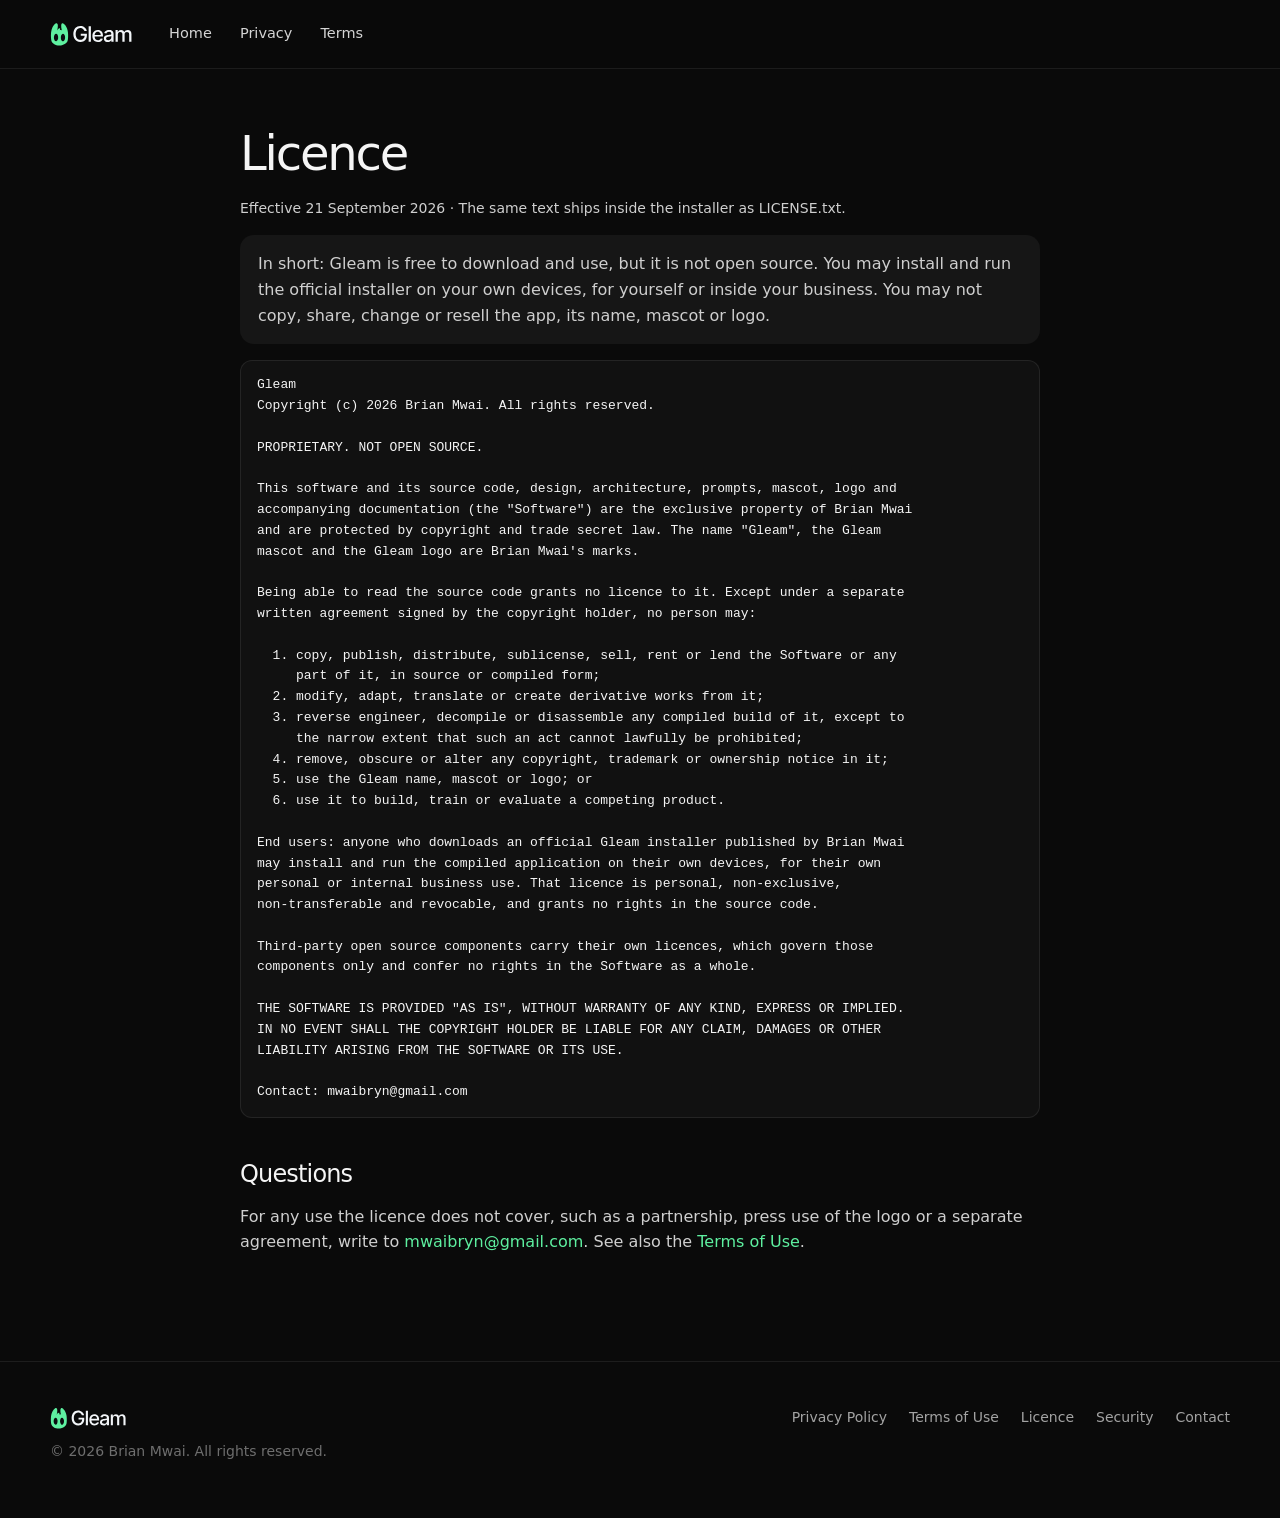
<file: gleam/license.html>
<!doctype html>
<html lang="en">
<head>
  <meta charset="utf-8">
  <meta name="viewport" content="width=device-width, initial-scale=1">
  <title>Licence · Gleam</title>
  <meta name="description" content="Gleam is proprietary software. The licence that comes with every official installer.">
  <meta name="theme-color" content="#0f1115">
  <link rel="canonical" href="https://brn-mwai.github.io/gleam/license.html">
  <link rel="icon" href="assets/favicon.svg" type="image/svg+xml">
  <link rel="stylesheet" href="assets/site.css?v=11">
</head>
<body>
  <a class="skip" href="#main">Skip to content</a>
  <header class="top is-scrolled">
    <div class="wrap top-in">
      <a class="brand" href="./" aria-label="Gleam home"><img src="assets/logo.svg" alt="Gleam" width="90" height="28"></a>
      <nav class="nav" aria-label="Main" style="display:flex"><a href="./">Home</a><a href="privacy.html">Privacy</a><a href="terms.html">Terms</a></nav>
    </div>
  </header>

  <main id="main" class="legal">
    <div class="wrap">
      <h1>Licence</h1>
      <p class="updated">Effective 21 September 2026 · The same text ships inside the installer as LICENSE.txt.</p>

      <p class="note"><b>In short:</b> Gleam is free to download and use, but it is not open source. You may install and run the official installer on your own devices, for yourself or inside your business. You may not copy, share, change or resell the app, its name, mascot or logo.</p>

      <pre class="license-text">Gleam
Copyright (c) 2026 Brian Mwai. All rights reserved.

PROPRIETARY. NOT OPEN SOURCE.

This software and its source code, design, architecture, prompts, mascot, logo and
accompanying documentation (the &quot;Software&quot;) are the exclusive property of Brian Mwai
and are protected by copyright and trade secret law. The name &quot;Gleam&quot;, the Gleam
mascot and the Gleam logo are Brian Mwai&#x27;s marks.

Being able to read the source code grants no licence to it. Except under a separate
written agreement signed by the copyright holder, no person may:

  1. copy, publish, distribute, sublicense, sell, rent or lend the Software or any
     part of it, in source or compiled form;
  2. modify, adapt, translate or create derivative works from it;
  3. reverse engineer, decompile or disassemble any compiled build of it, except to
     the narrow extent that such an act cannot lawfully be prohibited;
  4. remove, obscure or alter any copyright, trademark or ownership notice in it;
  5. use the Gleam name, mascot or logo; or
  6. use it to build, train or evaluate a competing product.

End users: anyone who downloads an official Gleam installer published by Brian Mwai
may install and run the compiled application on their own devices, for their own
personal or internal business use. That licence is personal, non-exclusive,
non-transferable and revocable, and grants no rights in the source code.

Third-party open source components carry their own licences, which govern those
components only and confer no rights in the Software as a whole.

THE SOFTWARE IS PROVIDED &quot;AS IS&quot;, WITHOUT WARRANTY OF ANY KIND, EXPRESS OR IMPLIED.
IN NO EVENT SHALL THE COPYRIGHT HOLDER BE LIABLE FOR ANY CLAIM, DAMAGES OR OTHER
LIABILITY ARISING FROM THE SOFTWARE OR ITS USE.

Contact: mwaibryn@gmail.com</pre>

      <h2>Questions</h2>
      <p>For any use the licence does not cover, such as a partnership, press use of the logo or a separate agreement, write to <a href="mailto:mwaibryn@gmail.com">mwaibryn@gmail.com</a>. See also the <a href="terms.html">Terms of Use</a>.</p>
    </div>
  </main>

  <footer>
    <div class="wrap foot">
      <div><img src="assets/logo.svg" alt="Gleam" width="77" height="24"><p style="margin:0">© 2026 Brian Mwai. All rights reserved.</p></div>
      <nav aria-label="Footer"><a href="privacy.html">Privacy Policy</a><a href="terms.html">Terms of Use</a><a href="license.html">Licence</a><a href="security.html">Security</a><a href="mailto:mwaibryn@gmail.com">Contact</a></nav>
    </div>
  </footer>
  <script src="assets/motion.js?v=13.4.0" defer></script>
  <script src="assets/cursor.js?v=3" defer></script>
</body>
</html>
</file>
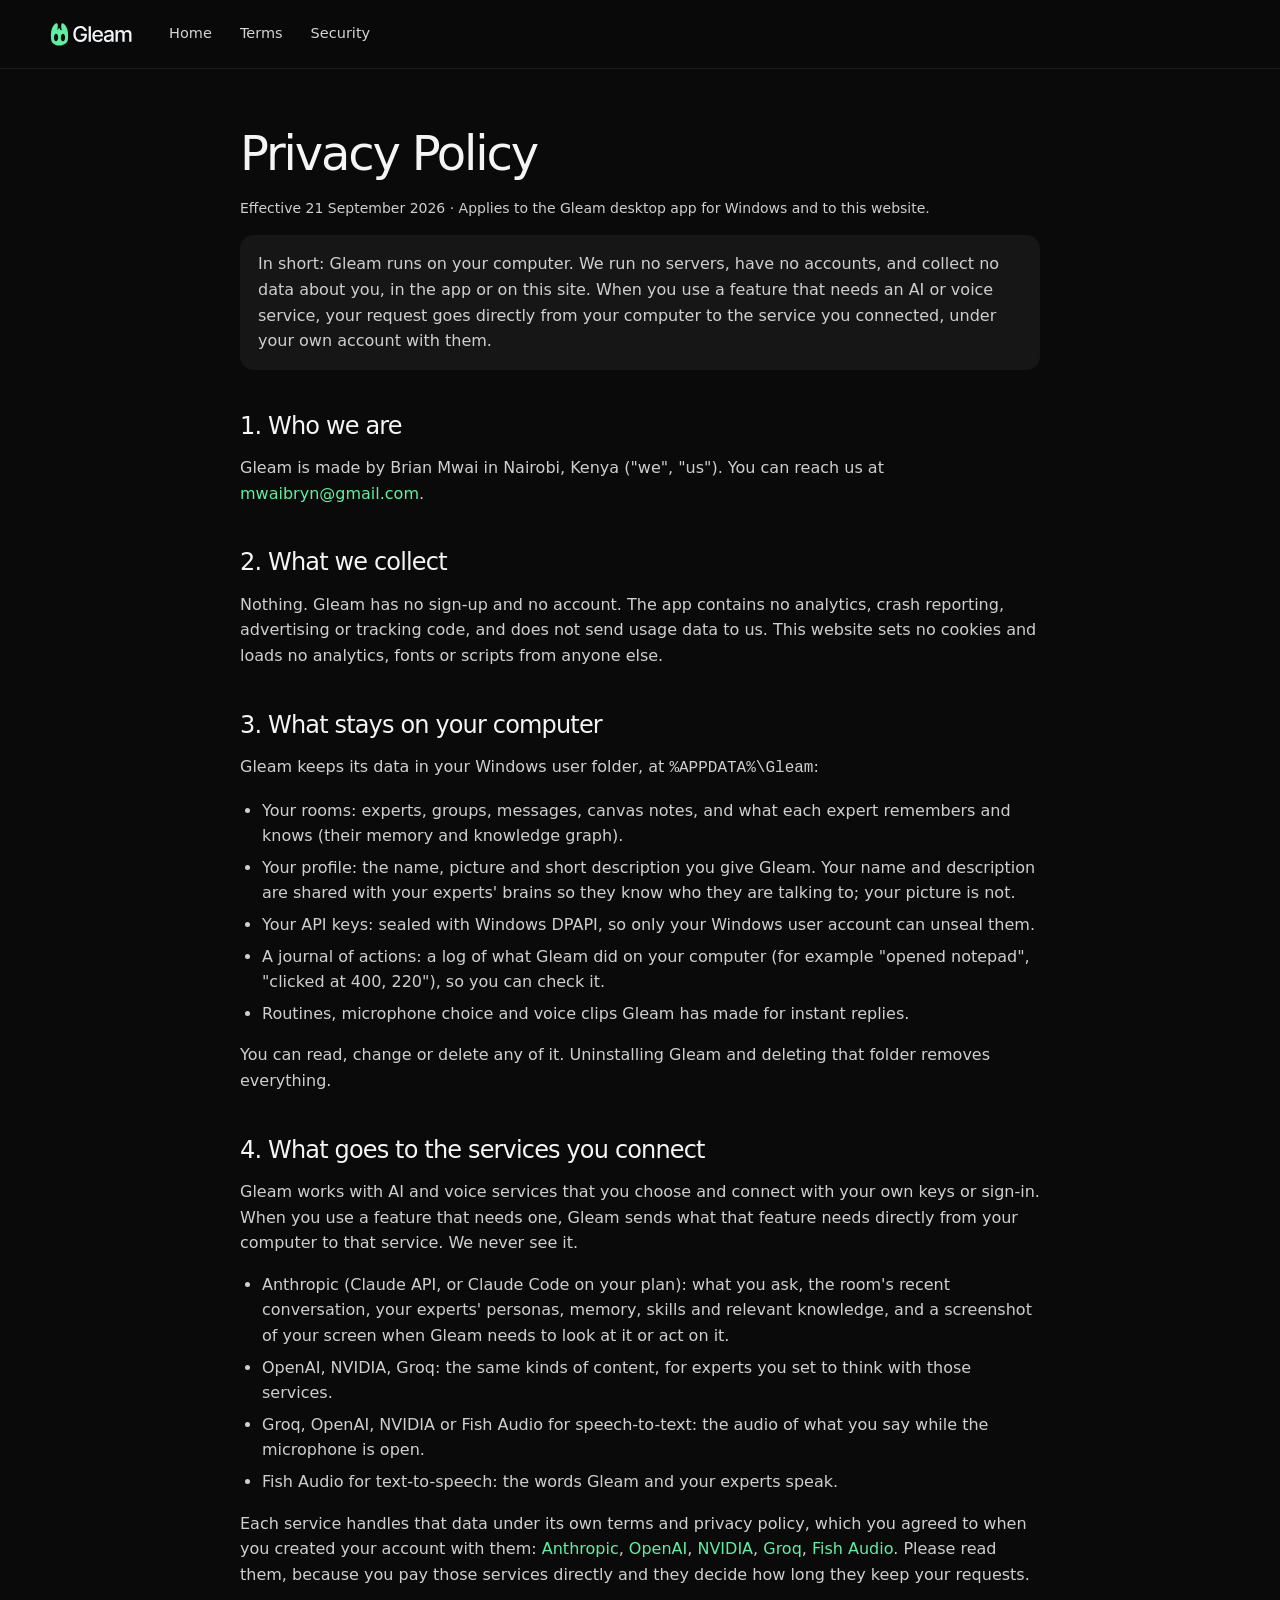
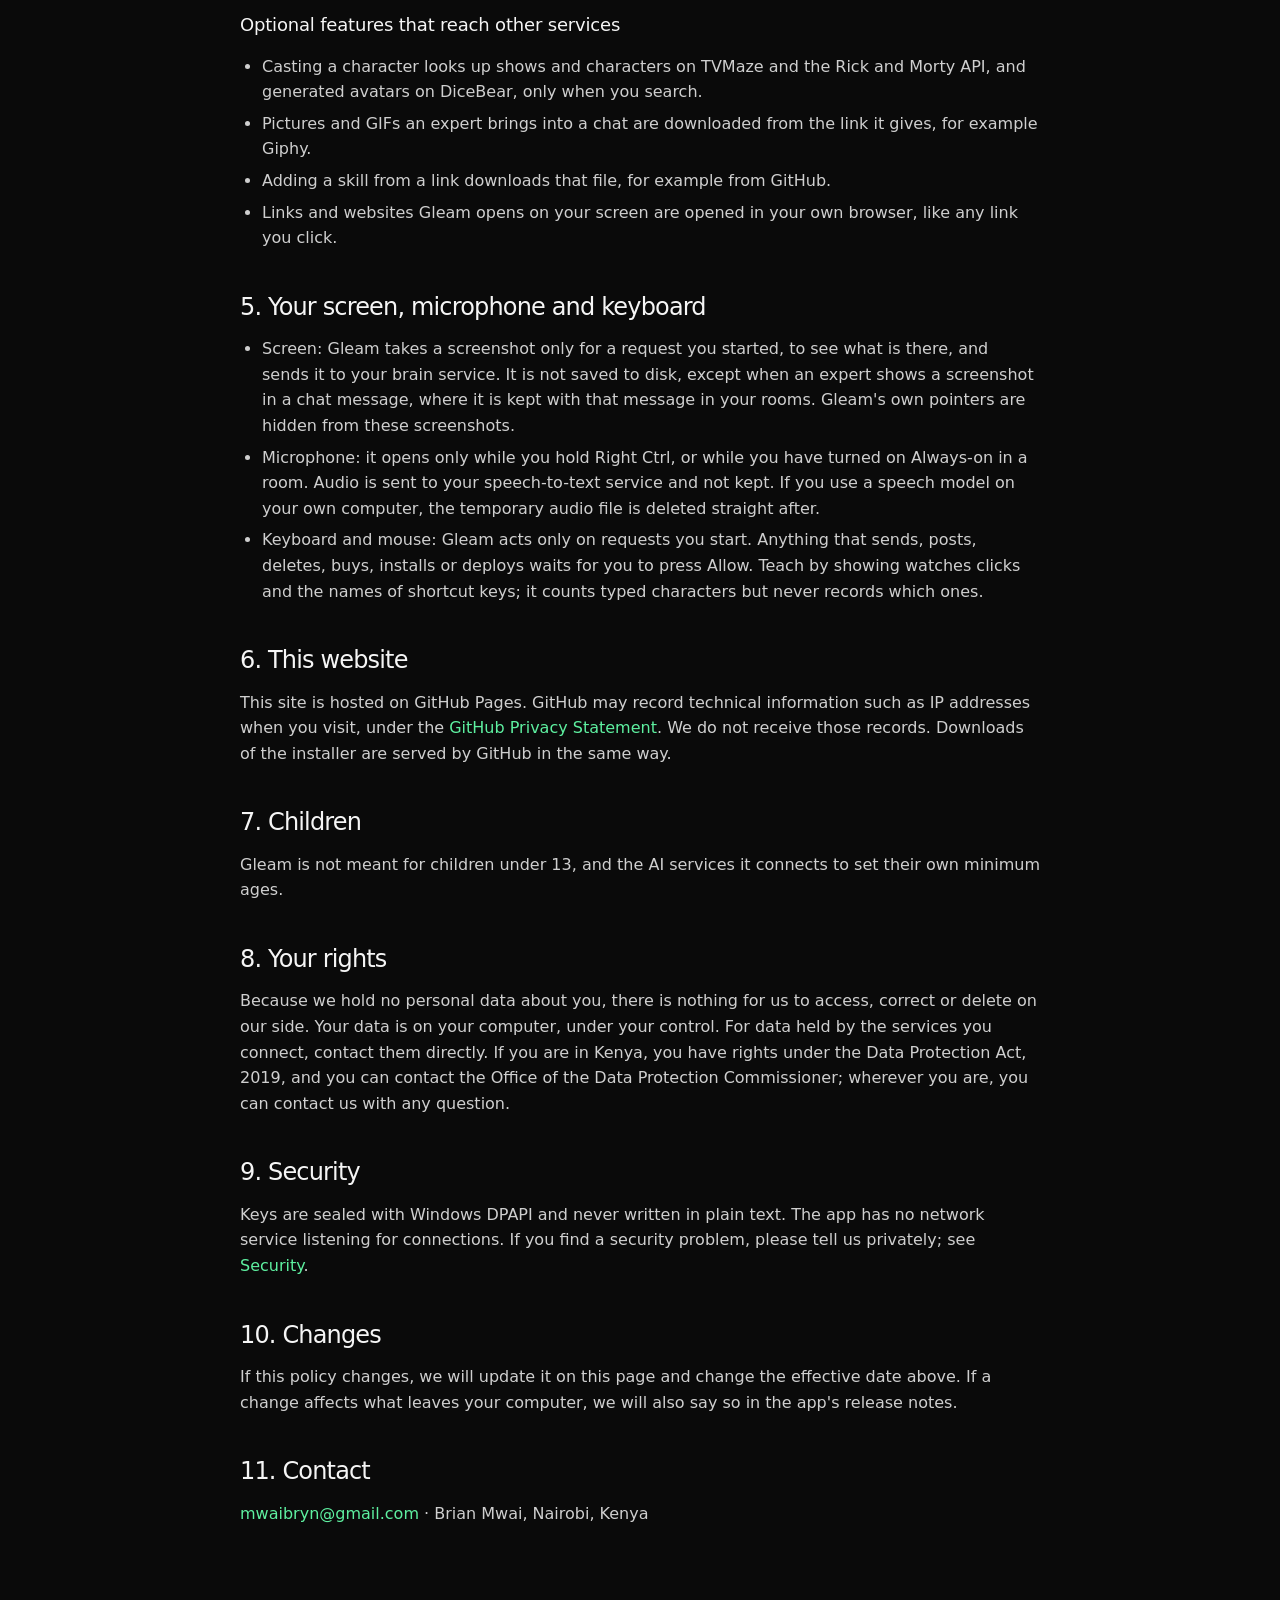
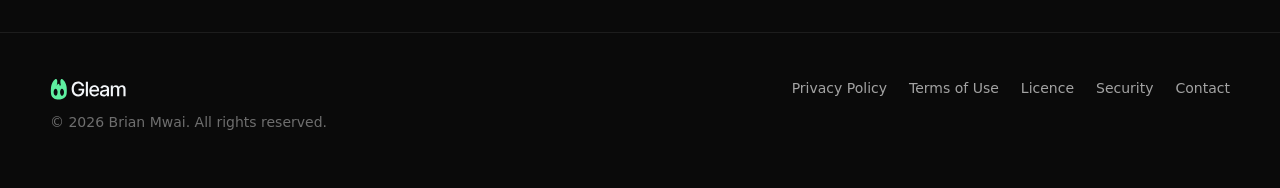
<file: gleam/privacy.html>
<!doctype html>
<html lang="en">
<head>
  <meta charset="utf-8">
  <meta name="viewport" content="width=device-width, initial-scale=1">
  <title>Privacy Policy · Gleam</title>
  <meta name="description" content="How Gleam handles your data: it runs on your computer, uses your own keys, and sends nothing to us.">
  <meta name="theme-color" content="#0f1115">
  <link rel="canonical" href="https://brn-mwai.github.io/gleam/privacy.html">
  <link rel="icon" href="assets/favicon.svg" type="image/svg+xml">
  <link rel="stylesheet" href="assets/site.css?v=11">
</head>
<body>
  <a class="skip" href="#main">Skip to content</a>
  <header class="top is-scrolled">
    <div class="wrap top-in">
      <a class="brand" href="./" aria-label="Gleam home"><img src="assets/logo.svg" alt="Gleam" width="90" height="28"></a>
      <nav class="nav" aria-label="Main" style="display:flex"><a href="./">Home</a><a href="terms.html">Terms</a><a href="security.html">Security</a></nav>
    </div>
  </header>

  <main id="main" class="legal">
    <div class="wrap">
      <h1>Privacy Policy</h1>
      <p class="updated">Effective 21 September 2026 · Applies to the Gleam desktop app for Windows and to this website.</p>

      <p class="note"><b>In short:</b> Gleam runs on your computer. We run no servers, have no accounts, and collect no data about you, in the app or on this site. When you use a feature that needs an AI or voice service, your request goes directly from your computer to the service you connected, under your own account with them.</p>

      <h2>1. Who we are</h2>
      <p>Gleam is made by Brian Mwai in Nairobi, Kenya ("we", "us"). You can reach us at <a href="mailto:mwaibryn@gmail.com">mwaibryn@gmail.com</a>.</p>

      <h2>2. What we collect</h2>
      <p>Nothing. Gleam has no sign-up and no account. The app contains no analytics, crash reporting, advertising or tracking code, and does not send usage data to us. This website sets no cookies and loads no analytics, fonts or scripts from anyone else.</p>

      <h2>3. What stays on your computer</h2>
      <p>Gleam keeps its data in your Windows user folder, at <code>%APPDATA%\Gleam</code>:</p>
      <ul>
        <li><b>Your rooms:</b> experts, groups, messages, canvas notes, and what each expert remembers and knows (their memory and knowledge graph).</li>
        <li><b>Your profile:</b> the name, picture and short description you give Gleam. Your name and description are shared with your experts' brains so they know who they are talking to; your picture is not.</li>
        <li><b>Your API keys:</b> sealed with Windows DPAPI, so only your Windows user account can unseal them.</li>
        <li><b>A journal of actions:</b> a log of what Gleam did on your computer (for example "opened notepad", "clicked at 400, 220"), so you can check it.</li>
        <li><b>Routines, microphone choice and voice clips</b> Gleam has made for instant replies.</li>
      </ul>
      <p>You can read, change or delete any of it. Uninstalling Gleam and deleting that folder removes everything.</p>

      <h2>4. What goes to the services you connect</h2>
      <p>Gleam works with AI and voice services that you choose and connect with your own keys or sign-in. When you use a feature that needs one, Gleam sends what that feature needs directly from your computer to that service. We never see it.</p>
      <ul>
        <li><b>Anthropic</b> (Claude API, or Claude Code on your plan): what you ask, the room's recent conversation, your experts' personas, memory, skills and relevant knowledge, and a screenshot of your screen when Gleam needs to look at it or act on it.</li>
        <li><b>OpenAI, NVIDIA, Groq</b>: the same kinds of content, for experts you set to think with those services.</li>
        <li><b>Groq, OpenAI, NVIDIA or Fish Audio</b> for speech-to-text: the audio of what you say while the microphone is open.</li>
        <li><b>Fish Audio</b> for text-to-speech: the words Gleam and your experts speak.</li>
      </ul>
      <p>Each service handles that data under its own terms and privacy policy, which you agreed to when you created your account with them: <a href="https://www.anthropic.com/legal/privacy" rel="noopener">Anthropic</a>, <a href="https://openai.com/policies/privacy-policy" rel="noopener">OpenAI</a>, <a href="https://www.nvidia.com/en-us/about-nvidia/privacy-policy/" rel="noopener">NVIDIA</a>, <a href="https://groq.com/privacy-policy/" rel="noopener">Groq</a>, <a href="https://fish.audio/privacy" rel="noopener">Fish Audio</a>. Please read them, because you pay those services directly and they decide how long they keep your requests.</p>

      <h3>Optional features that reach other services</h3>
      <ul>
        <li><b>Casting a character</b> looks up shows and characters on TVMaze and the Rick and Morty API, and generated avatars on DiceBear, only when you search.</li>
        <li><b>Pictures and GIFs</b> an expert brings into a chat are downloaded from the link it gives, for example Giphy.</li>
        <li><b>Adding a skill from a link</b> downloads that file, for example from GitHub.</li>
        <li><b>Links and websites</b> Gleam opens on your screen are opened in your own browser, like any link you click.</li>
      </ul>

      <h2>5. Your screen, microphone and keyboard</h2>
      <ul>
        <li><b>Screen:</b> Gleam takes a screenshot only for a request you started, to see what is there, and sends it to your brain service. It is not saved to disk, except when an expert shows a screenshot in a chat message, where it is kept with that message in your rooms. Gleam's own pointers are hidden from these screenshots.</li>
        <li><b>Microphone:</b> it opens only while you hold Right Ctrl, or while you have turned on Always-on in a room. Audio is sent to your speech-to-text service and not kept. If you use a speech model on your own computer, the temporary audio file is deleted straight after.</li>
        <li><b>Keyboard and mouse:</b> Gleam acts only on requests you start. Anything that sends, posts, deletes, buys, installs or deploys waits for you to press Allow. Teach by showing watches clicks and the names of shortcut keys; it counts typed characters but never records which ones.</li>
      </ul>

      <h2>6. This website</h2>
      <p>This site is hosted on GitHub Pages. GitHub may record technical information such as IP addresses when you visit, under the <a href="https://docs.github.com/en/site-policy/privacy-policies/github-general-privacy-statement" rel="noopener">GitHub Privacy Statement</a>. We do not receive those records. Downloads of the installer are served by GitHub in the same way.</p>

      <h2>7. Children</h2>
      <p>Gleam is not meant for children under 13, and the AI services it connects to set their own minimum ages.</p>

      <h2>8. Your rights</h2>
      <p>Because we hold no personal data about you, there is nothing for us to access, correct or delete on our side. Your data is on your computer, under your control. For data held by the services you connect, contact them directly. If you are in Kenya, you have rights under the Data Protection Act, 2019, and you can contact the Office of the Data Protection Commissioner; wherever you are, you can contact us with any question.</p>

      <h2>9. Security</h2>
      <p>Keys are sealed with Windows DPAPI and never written in plain text. The app has no network service listening for connections. If you find a security problem, please tell us privately; see <a href="security.html">Security</a>.</p>

      <h2>10. Changes</h2>
      <p>If this policy changes, we will update it on this page and change the effective date above. If a change affects what leaves your computer, we will also say so in the app's release notes.</p>

      <h2>11. Contact</h2>
      <p><a href="mailto:mwaibryn@gmail.com">mwaibryn@gmail.com</a> · Brian Mwai, Nairobi, Kenya</p>
    </div>
  </main>

  <footer>
    <div class="wrap foot">
      <div><img src="assets/logo.svg" alt="Gleam" width="77" height="24"><p style="margin:0">© 2026 Brian Mwai. All rights reserved.</p></div>
      <nav aria-label="Footer"><a href="privacy.html">Privacy Policy</a><a href="terms.html">Terms of Use</a><a href="license.html">Licence</a><a href="security.html">Security</a><a href="mailto:mwaibryn@gmail.com">Contact</a></nav>
    </div>
  </footer>
  <script src="assets/motion.js?v=13.4.0" defer></script>
  <script src="assets/cursor.js?v=3" defer></script>
</body>
</html>
</file>
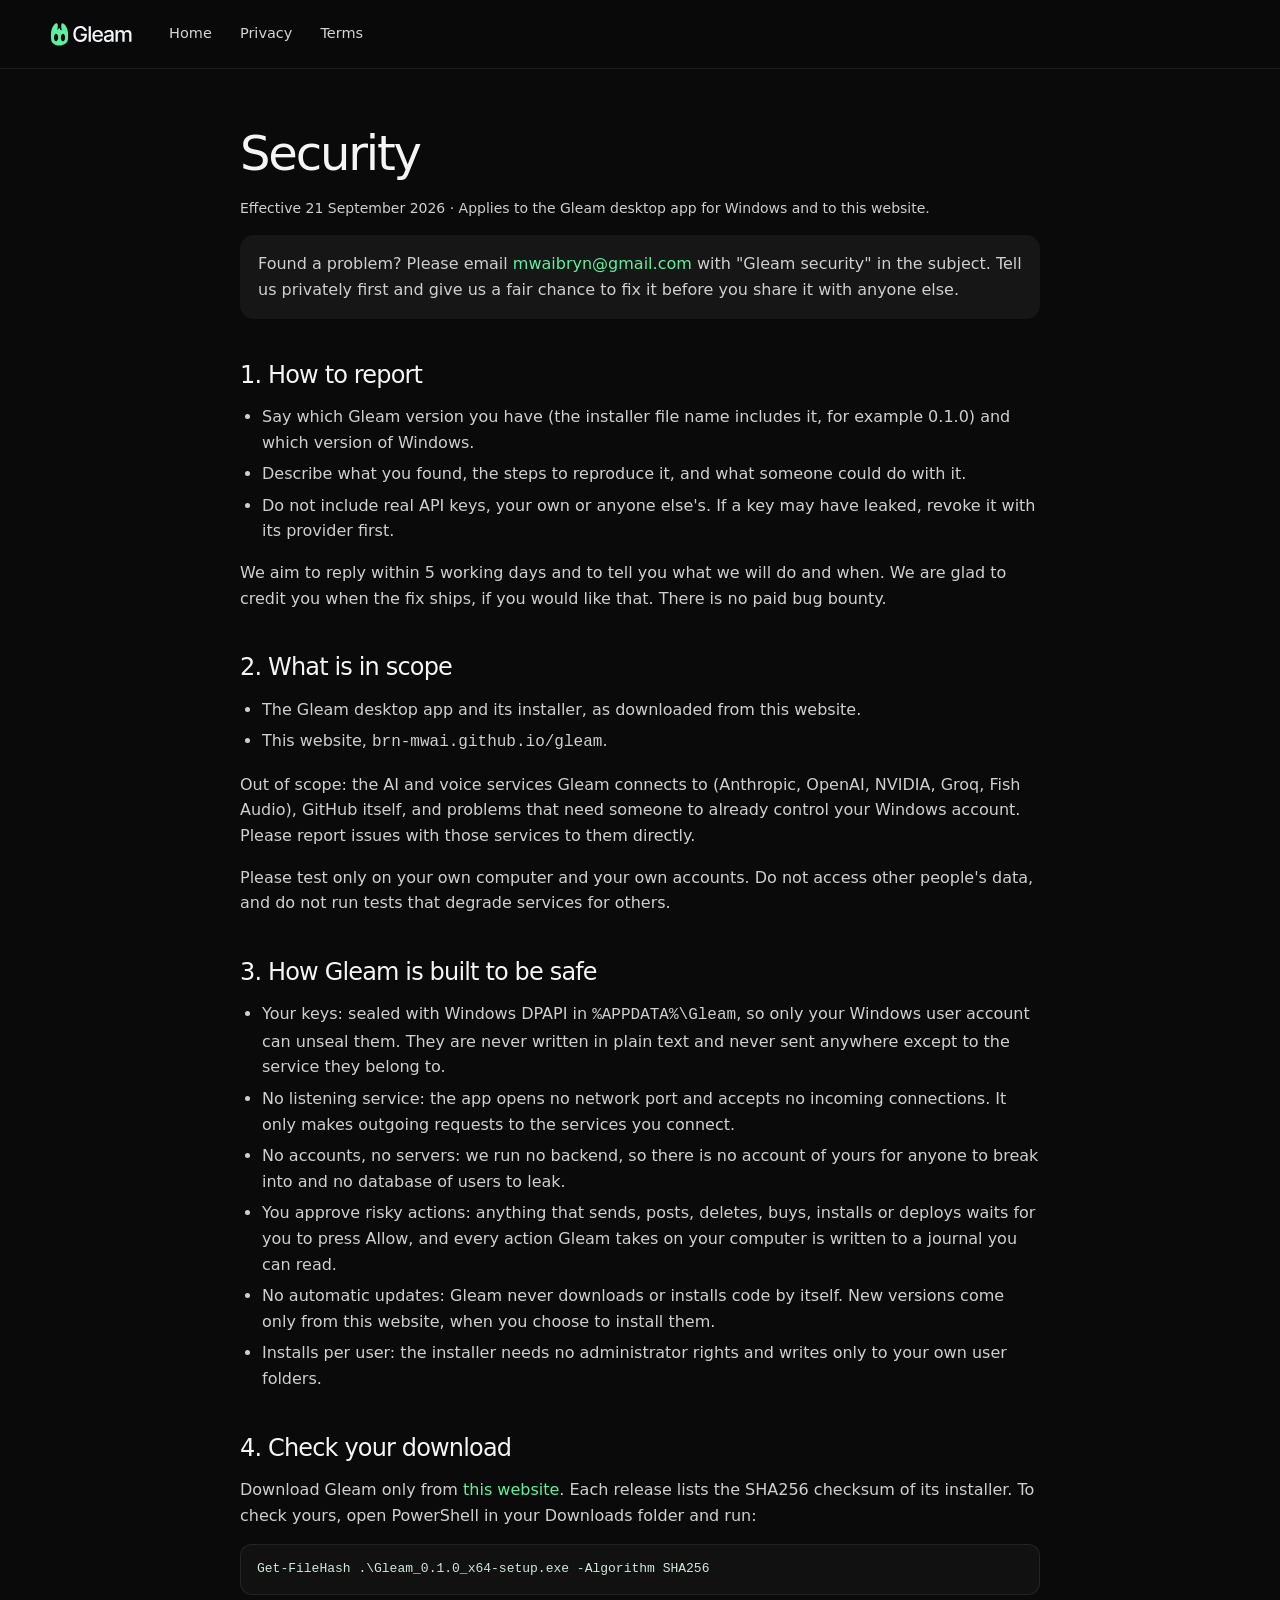
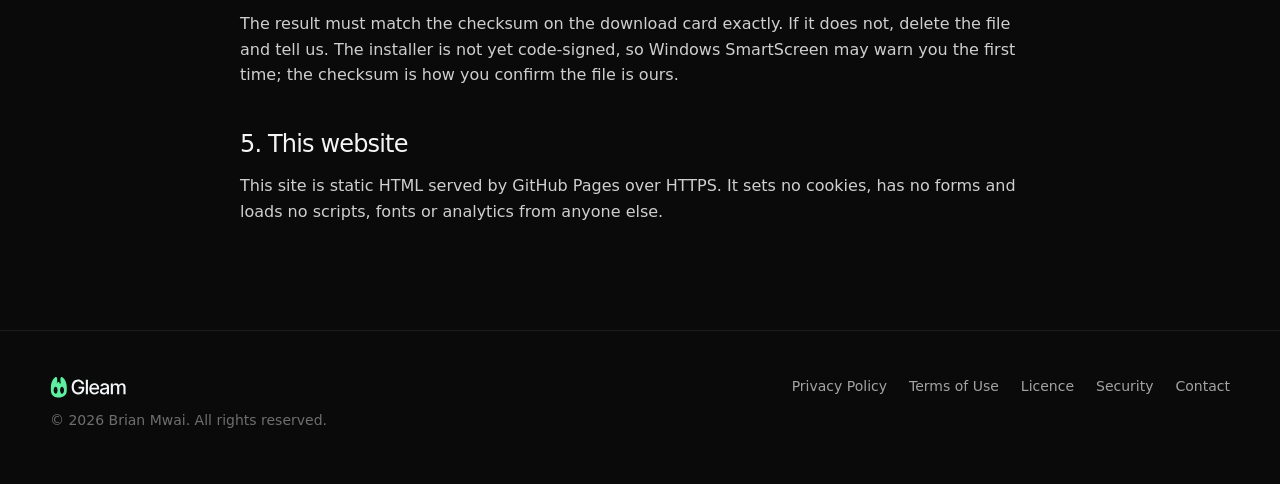
<file: gleam/security.html>
<!doctype html>
<html lang="en">
<head>
  <meta charset="utf-8">
  <meta name="viewport" content="width=device-width, initial-scale=1">
  <title>Security · Gleam</title>
  <meta name="description" content="How Gleam protects your keys and your computer, and how to report a security problem privately.">
  <meta name="theme-color" content="#0f1115">
  <link rel="canonical" href="https://brn-mwai.github.io/gleam/security.html">
  <link rel="icon" href="assets/favicon.svg" type="image/svg+xml">
  <link rel="stylesheet" href="assets/site.css?v=11">
</head>
<body>
  <a class="skip" href="#main">Skip to content</a>
  <header class="top is-scrolled">
    <div class="wrap top-in">
      <a class="brand" href="./" aria-label="Gleam home"><img src="assets/logo.svg" alt="Gleam" width="90" height="28"></a>
      <nav class="nav" aria-label="Main" style="display:flex"><a href="./">Home</a><a href="privacy.html">Privacy</a><a href="terms.html">Terms</a></nav>
    </div>
  </header>

  <main id="main" class="legal">
    <div class="wrap">
      <h1>Security</h1>
      <p class="updated">Effective 21 September 2026 · Applies to the Gleam desktop app for Windows and to this website.</p>

      <p class="note"><b>Found a problem?</b> Please email <a href="mailto:mwaibryn@gmail.com?subject=Gleam%20security">mwaibryn@gmail.com</a> with "Gleam security" in the subject. Tell us privately first and give us a fair chance to fix it before you share it with anyone else.</p>

      <h2>1. How to report</h2>
      <ul>
        <li>Say which Gleam version you have (the installer file name includes it, for example 0.1.0) and which version of Windows.</li>
        <li>Describe what you found, the steps to reproduce it, and what someone could do with it.</li>
        <li>Do not include real API keys, your own or anyone else's. If a key may have leaked, revoke it with its provider first.</li>
      </ul>
      <p>We aim to reply within 5 working days and to tell you what we will do and when. We are glad to credit you when the fix ships, if you would like that. There is no paid bug bounty.</p>

      <h2>2. What is in scope</h2>
      <ul>
        <li>The Gleam desktop app and its installer, as downloaded from this website.</li>
        <li>This website, <code>brn-mwai.github.io/gleam</code>.</li>
      </ul>
      <p>Out of scope: the AI and voice services Gleam connects to (Anthropic, OpenAI, NVIDIA, Groq, Fish Audio), GitHub itself, and problems that need someone to already control your Windows account. Please report issues with those services to them directly.</p>
      <p>Please test only on your own computer and your own accounts. Do not access other people's data, and do not run tests that degrade services for others.</p>

      <h2>3. How Gleam is built to be safe</h2>
      <ul>
        <li><b>Your keys:</b> sealed with Windows DPAPI in <code>%APPDATA%\Gleam</code>, so only your Windows user account can unseal them. They are never written in plain text and never sent anywhere except to the service they belong to.</li>
        <li><b>No listening service:</b> the app opens no network port and accepts no incoming connections. It only makes outgoing requests to the services you connect.</li>
        <li><b>No accounts, no servers:</b> we run no backend, so there is no account of yours for anyone to break into and no database of users to leak.</li>
        <li><b>You approve risky actions:</b> anything that sends, posts, deletes, buys, installs or deploys waits for you to press Allow, and every action Gleam takes on your computer is written to a journal you can read.</li>
        <li><b>No automatic updates:</b> Gleam never downloads or installs code by itself. New versions come only from this website, when you choose to install them.</li>
        <li><b>Installs per user:</b> the installer needs no administrator rights and writes only to your own user folders.</li>
      </ul>

      <h2>4. Check your download</h2>
      <p>Download Gleam only from <a href="./#download">this website</a>. Each release lists the SHA256 checksum of its installer. To check yours, open PowerShell in your Downloads folder and run:</p>
      <pre><code>Get-FileHash .\Gleam_0.1.0_x64-setup.exe -Algorithm SHA256</code></pre>
      <p>The result must match the checksum on the download card exactly. If it does not, delete the file and tell us. The installer is not yet code-signed, so Windows SmartScreen may warn you the first time; the checksum is how you confirm the file is ours.</p>

      <h2>5. This website</h2>
      <p>This site is static HTML served by GitHub Pages over HTTPS. It sets no cookies, has no forms and loads no scripts, fonts or analytics from anyone else.</p>
    </div>
  </main>

  <footer>
    <div class="wrap foot">
      <div><img src="assets/logo.svg" alt="Gleam" width="77" height="24"><p style="margin:0">© 2026 Brian Mwai. All rights reserved.</p></div>
      <nav aria-label="Footer"><a href="privacy.html">Privacy Policy</a><a href="terms.html">Terms of Use</a><a href="license.html">Licence</a><a href="security.html">Security</a><a href="mailto:mwaibryn@gmail.com">Contact</a></nav>
    </div>
  </footer>
  <script src="assets/motion.js?v=13.4.0" defer></script>
  <script src="assets/cursor.js?v=3" defer></script>
</body>
</html>
</file>
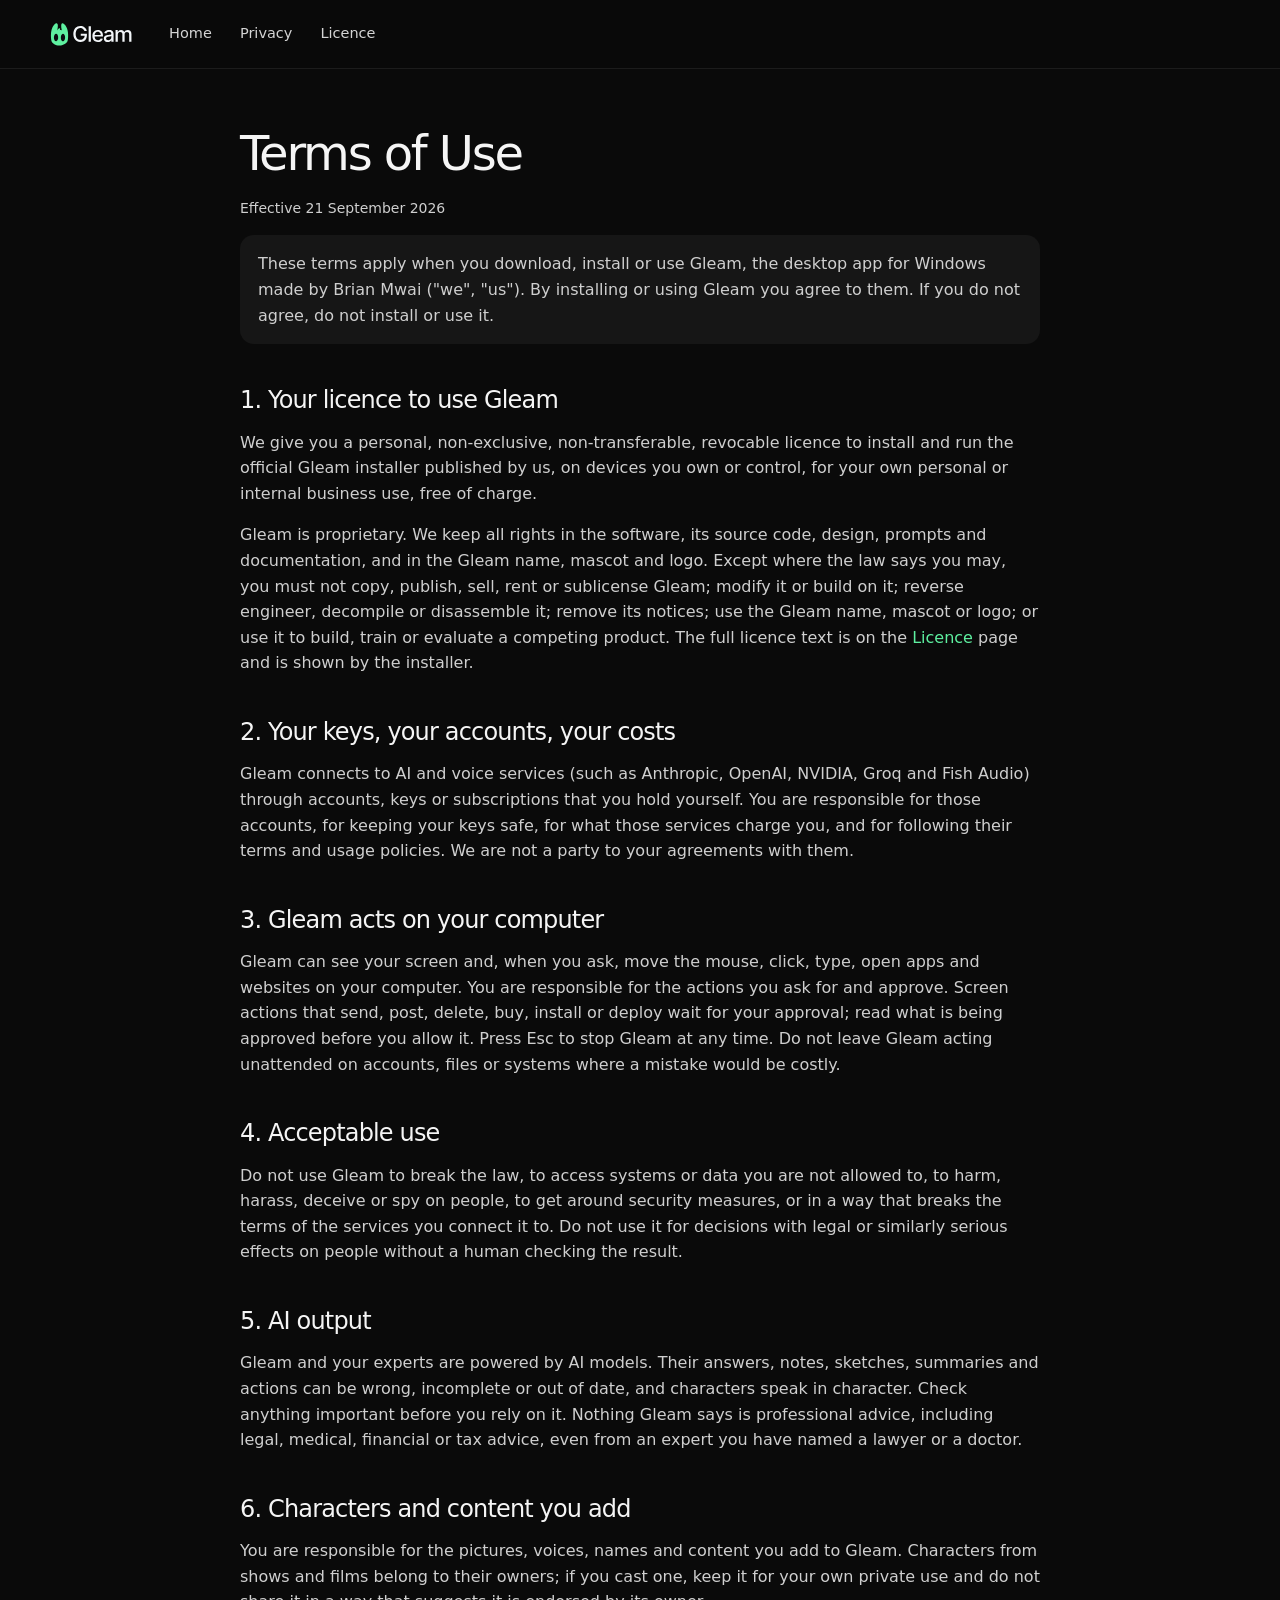
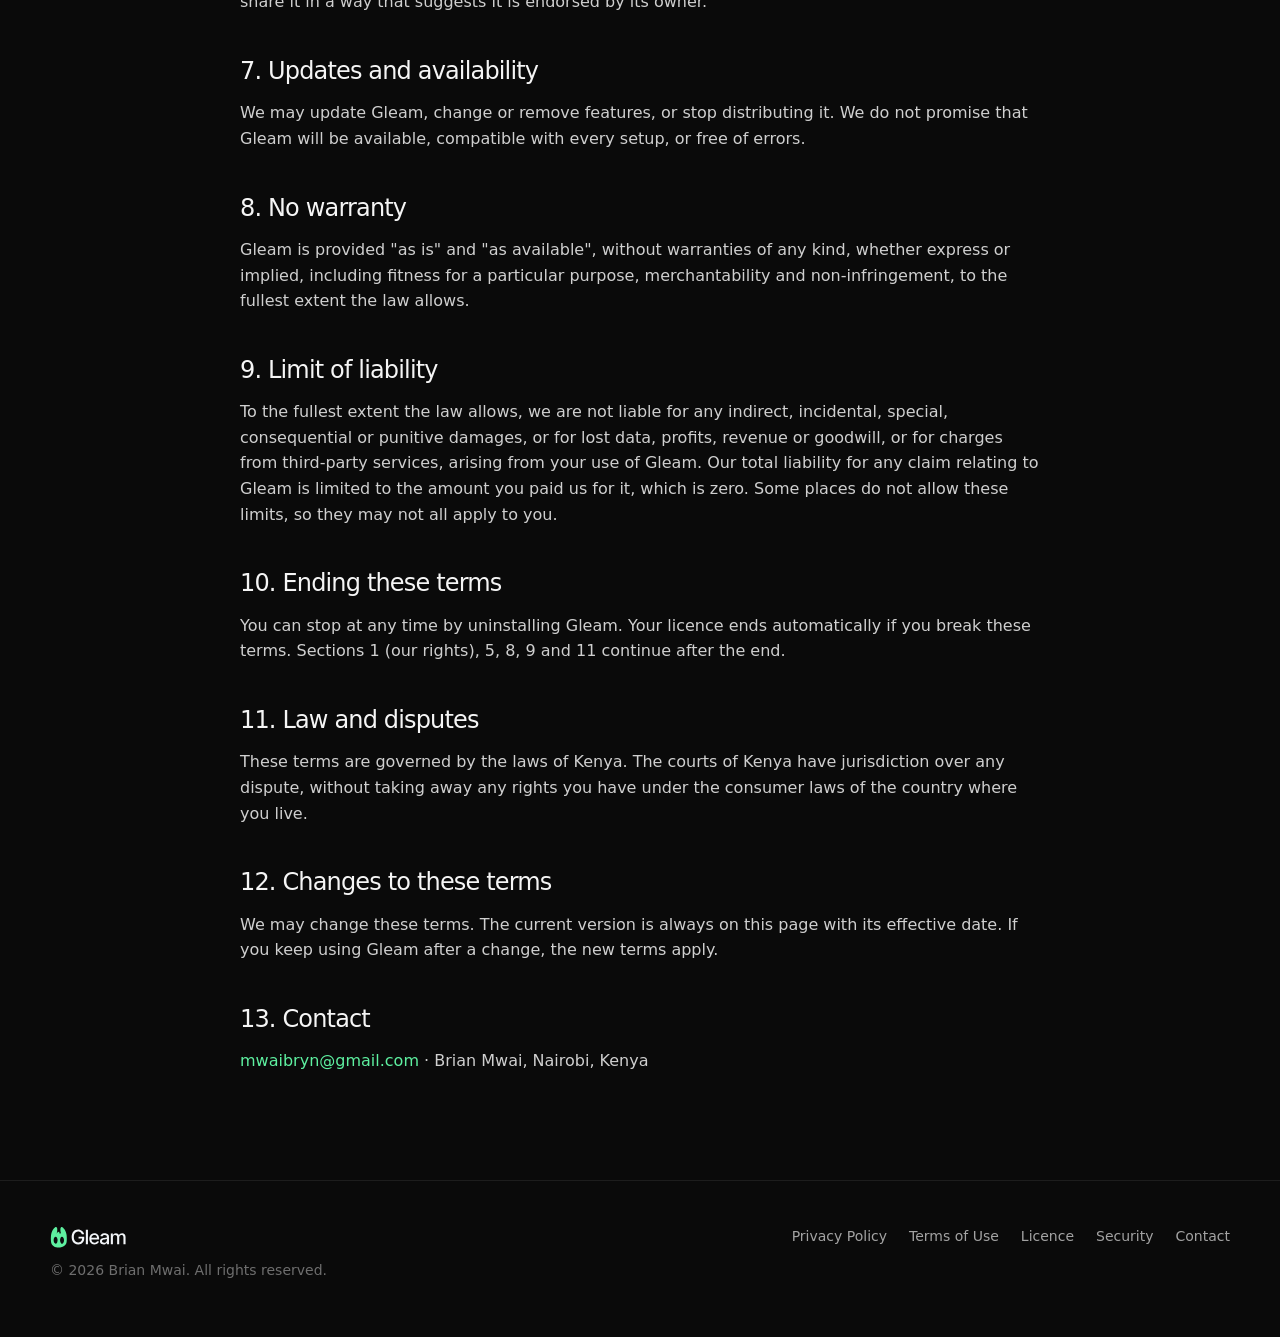
<file: gleam/terms.html>
<!doctype html>
<html lang="en">
<head>
  <meta charset="utf-8">
  <meta name="viewport" content="width=device-width, initial-scale=1">
  <title>Terms of Use · Gleam</title>
  <meta name="description" content="The terms for downloading, installing and using Gleam.">
  <meta name="theme-color" content="#0f1115">
  <link rel="canonical" href="https://brn-mwai.github.io/gleam/terms.html">
  <link rel="icon" href="assets/favicon.svg" type="image/svg+xml">
  <link rel="stylesheet" href="assets/site.css?v=11">
</head>
<body>
  <a class="skip" href="#main">Skip to content</a>
  <header class="top is-scrolled">
    <div class="wrap top-in">
      <a class="brand" href="./" aria-label="Gleam home"><img src="assets/logo.svg" alt="Gleam" width="90" height="28"></a>
      <nav class="nav" aria-label="Main" style="display:flex"><a href="./">Home</a><a href="privacy.html">Privacy</a><a href="license.html">Licence</a></nav>
    </div>
  </header>

  <main id="main" class="legal">
    <div class="wrap">
      <h1>Terms of Use</h1>
      <p class="updated">Effective 21 September 2026</p>

      <p class="note">These terms apply when you download, install or use Gleam, the desktop app for Windows made by Brian Mwai ("we", "us"). By installing or using Gleam you agree to them. If you do not agree, do not install or use it.</p>

      <h2>1. Your licence to use Gleam</h2>
      <p>We give you a personal, non-exclusive, non-transferable, revocable licence to install and run the official Gleam installer published by us, on devices you own or control, for your own personal or internal business use, free of charge.</p>
      <p>Gleam is proprietary. We keep all rights in the software, its source code, design, prompts and documentation, and in the Gleam name, mascot and logo. Except where the law says you may, you must not copy, publish, sell, rent or sublicense Gleam; modify it or build on it; reverse engineer, decompile or disassemble it; remove its notices; use the Gleam name, mascot or logo; or use it to build, train or evaluate a competing product. The full licence text is on the <a href="license.html">Licence</a> page and is shown by the installer.</p>

      <h2>2. Your keys, your accounts, your costs</h2>
      <p>Gleam connects to AI and voice services (such as Anthropic, OpenAI, NVIDIA, Groq and Fish Audio) through accounts, keys or subscriptions that you hold yourself. You are responsible for those accounts, for keeping your keys safe, for what those services charge you, and for following their terms and usage policies. We are not a party to your agreements with them.</p>

      <h2>3. Gleam acts on your computer</h2>
      <p>Gleam can see your screen and, when you ask, move the mouse, click, type, open apps and websites on your computer. You are responsible for the actions you ask for and approve. Screen actions that send, post, delete, buy, install or deploy wait for your approval; read what is being approved before you allow it. Press Esc to stop Gleam at any time. Do not leave Gleam acting unattended on accounts, files or systems where a mistake would be costly.</p>

      <h2>4. Acceptable use</h2>
      <p>Do not use Gleam to break the law, to access systems or data you are not allowed to, to harm, harass, deceive or spy on people, to get around security measures, or in a way that breaks the terms of the services you connect it to. Do not use it for decisions with legal or similarly serious effects on people without a human checking the result.</p>

      <h2>5. AI output</h2>
      <p>Gleam and your experts are powered by AI models. Their answers, notes, sketches, summaries and actions can be wrong, incomplete or out of date, and characters speak in character. Check anything important before you rely on it. Nothing Gleam says is professional advice, including legal, medical, financial or tax advice, even from an expert you have named a lawyer or a doctor.</p>

      <h2>6. Characters and content you add</h2>
      <p>You are responsible for the pictures, voices, names and content you add to Gleam. Characters from shows and films belong to their owners; if you cast one, keep it for your own private use and do not share it in a way that suggests it is endorsed by its owner.</p>

      <h2>7. Updates and availability</h2>
      <p>We may update Gleam, change or remove features, or stop distributing it. We do not promise that Gleam will be available, compatible with every setup, or free of errors.</p>

      <h2>8. No warranty</h2>
      <p>Gleam is provided "as is" and "as available", without warranties of any kind, whether express or implied, including fitness for a particular purpose, merchantability and non-infringement, to the fullest extent the law allows.</p>

      <h2>9. Limit of liability</h2>
      <p>To the fullest extent the law allows, we are not liable for any indirect, incidental, special, consequential or punitive damages, or for lost data, profits, revenue or goodwill, or for charges from third-party services, arising from your use of Gleam. Our total liability for any claim relating to Gleam is limited to the amount you paid us for it, which is zero. Some places do not allow these limits, so they may not all apply to you.</p>

      <h2>10. Ending these terms</h2>
      <p>You can stop at any time by uninstalling Gleam. Your licence ends automatically if you break these terms. Sections 1 (our rights), 5, 8, 9 and 11 continue after the end.</p>

      <h2>11. Law and disputes</h2>
      <p>These terms are governed by the laws of Kenya. The courts of Kenya have jurisdiction over any dispute, without taking away any rights you have under the consumer laws of the country where you live.</p>

      <h2>12. Changes to these terms</h2>
      <p>We may change these terms. The current version is always on this page with its effective date. If you keep using Gleam after a change, the new terms apply.</p>

      <h2>13. Contact</h2>
      <p><a href="mailto:mwaibryn@gmail.com">mwaibryn@gmail.com</a> · Brian Mwai, Nairobi, Kenya</p>
    </div>
  </main>

  <footer>
    <div class="wrap foot">
      <div><img src="assets/logo.svg" alt="Gleam" width="77" height="24"><p style="margin:0">© 2026 Brian Mwai. All rights reserved.</p></div>
      <nav aria-label="Footer"><a href="privacy.html">Privacy Policy</a><a href="terms.html">Terms of Use</a><a href="license.html">Licence</a><a href="security.html">Security</a><a href="mailto:mwaibryn@gmail.com">Contact</a></nav>
    </div>
  </footer>
  <script src="assets/motion.js?v=13.4.0" defer></script>
  <script src="assets/cursor.js?v=3" defer></script>
</body>
</html>
</file>
<file: gleam/assets/site.css>
:root {
  --bg: #0a0a0a;
  --bg-2: #111111;
  --panel: #161616;
  --panel-2: #1f1f1f;
  --panel-3: #262626;
  --line: rgba(255, 255, 255, 0.08);
  --line-2: rgba(255, 255, 255, 0.14);
  --text: #f5f5f5;
  --muted: #a3a3a3;
  --faint: #6e6e6e;
  --mint: #5ef0a0;
  --mint-2: #3fd68a;
  --mint-soft: rgba(94, 240, 160, 0.1);
  --ink: #0a0a0a;
  --gold-1: #c08d18;
  --gold-2: #ecc964;
  --gold-soft: rgba(236, 201, 100, 0.1);
  --radius: 16px;
  --radius-lg: 28px;
  --font: "Segoe UI Variable Text", "Segoe UI", system-ui, -apple-system, "Helvetica Neue", Arial, sans-serif;
  --display: "Segoe UI Variable Display", "Segoe UI", system-ui, -apple-system, "Helvetica Neue", Arial, sans-serif;
  --mono: "Cascadia Code", "Consolas", ui-monospace, monospace;
  --wrap: 1180px;
  color-scheme: dark;
}

* { box-sizing: border-box; }
html { scroll-behavior: smooth; -webkit-text-size-adjust: 100%; }
body { margin: 0; background: var(--bg); color: var(--text); font: 400 16px/1.6 var(--font); -webkit-font-smoothing: antialiased; }
img, video, svg { display: block; max-width: 100%; }
img { height: auto; }
a { color: var(--mint); text-decoration: none; }
a:hover { text-decoration: underline; text-underline-offset: 3px; }
:focus-visible { outline: 2px solid var(--mint); outline-offset: 3px; border-radius: 6px; }
.wrap { width: min(var(--wrap), 100% - 40px); margin-inline: auto; }
.skip { position: absolute; left: -999px; top: 8px; z-index: 50; padding: 8px 14px; border-radius: 8px; background: var(--text); color: var(--ink); }
.skip:focus { left: 12px; }
b, strong, th, summary, dt { font-weight: 500; }

/* Header */
.top { position: sticky; top: 0; z-index: 30; background: rgba(10, 10, 10, 0.82); backdrop-filter: blur(14px); -webkit-backdrop-filter: blur(14px); border-bottom: 1px solid transparent; transition: border-color 200ms; }
.top.is-scrolled { border-bottom-color: var(--line); }
.top-in { display: flex; align-items: center; gap: 36px; height: 68px; }
.brand img { height: 26px; width: auto; }
.nav { display: flex; gap: 28px; }
.nav a { color: #d4d4d4; font-size: 14.5px; }
.nav a:hover { color: var(--text); text-decoration: none; }
.top .btn-sm { margin-left: auto; }
.nav-toggle { display: none; margin-left: auto; width: 40px; height: 40px; border: 0; border-radius: 999px; background: var(--panel-3); color: var(--text); cursor: pointer; }

/* Buttons */
.btn { display: inline-flex; align-items: center; justify-content: center; gap: 10px; padding: 12px 22px; border-radius: 999px; border: 0; background: var(--panel-3); color: var(--text); font: 400 16px/1.2 var(--font); cursor: pointer; transition: background 140ms; }
.btn:hover { text-decoration: none; background: #313131; }
.btn-primary { background: var(--text); color: var(--ink); }
.btn-primary:hover { background: #dcdcdc; }
.btn-sm { padding: 9px 18px; font-size: 14.5px; }
.btn svg { width: 17px; height: 17px; flex: none; }

/* Hero */
.hero { padding: 88px 0 24px; text-align: center; }
.hero-copy { display: flex; flex-direction: column; align-items: center; }
.announce { display: inline-flex; align-items: center; gap: 8px; padding: 5px 5px 5px 14px; border-radius: 999px; border: 1px solid var(--line); background: var(--panel); color: var(--muted); font-size: 13.5px; }
.announce:hover { text-decoration: none; border-color: var(--line-2); }
.announce b { color: var(--text); }
.announce span::before { content: "·"; margin-right: 8px; color: var(--faint); }
.announce i { display: grid; place-items: center; width: 24px; height: 24px; border-radius: 50%; background: var(--panel-3); color: var(--text); }
h1 { margin: 28px 0 20px; font: 500 clamp(48px, 7.4vw, 92px)/1 var(--display); letter-spacing: -0.045em; }
.h1-mascot { display: inline-block; height: 0.86em; width: auto; margin: 0 0.04em; vertical-align: -0.1em; }
.lead { margin: 0 0 34px; max-width: 36em; color: var(--muted); font-size: clamp(17px, 1.6vw, 20px); line-height: 1.55; }
.cta { display: flex; flex-wrap: wrap; gap: 12px; justify-content: center; }
.fineprint { margin: 18px 0 0; color: var(--faint); font-size: 13.5px; }
.hero-shot { position: relative; max-width: 1000px; margin: 64px auto 0; text-align: left; }
.hero-mascot { position: absolute; left: -40px; bottom: -36px; width: 118px; }
.window { border-radius: 22px; border: 1px solid var(--line-2); background: var(--panel); overflow: hidden; }
.window-bar { display: flex; align-items: center; gap: 7px; height: 36px; padding: 0 16px; background: var(--panel); border-bottom: 1px solid var(--line); }
.window-bar i { width: 11px; height: 11px; border-radius: 50%; background: #3a3a3a; }
.window-bar i:nth-child(1) { background: #ff5f57; }
.window-bar i:nth-child(2) { background: #febc2e; }
.window-bar i:nth-child(3) { background: #28c840; }
.window-bar span { margin-left: 10px; color: var(--muted); font-size: 12.5px; }

/* Sections */
section { padding: 112px 0; }
h2 { margin: 0 0 16px; font: 500 clamp(32px, 4.2vw, 54px)/1.06 var(--display); letter-spacing: -0.035em; }
h3 { margin: 0 0 6px; font: 500 18px/1.35 var(--display); letter-spacing: -0.01em; }
.section-lead { margin: 0 0 52px; max-width: 40em; color: var(--muted); font-size: 18px; }
.center { text-align: center; }
.center .section-lead, .section-lead.center { margin-inline: auto; }

/* Award */
.award { padding: 72px 0 40px; }
.award-card { display: grid; grid-template-columns: 1fr 1.25fr; border-radius: var(--radius-lg); overflow: hidden; background: #14120c; }
.award-gold { position: relative; display: grid; place-content: center; gap: 6px; padding: 44px 32px; text-align: center; color: #1b1606; background: var(--gold-2); }
.award-mascot { width: 190px; height: auto; margin: -8px auto 4px; }
.award-gold b { font: 500 clamp(44px, 5vw, 64px)/1 Georgia, "Times New Roman", serif; letter-spacing: -0.02em; }
.award-gold strong { font-size: 15px; letter-spacing: 0.28em; }
.award-gold span { font-size: 14px; font-weight: 500; }
.award-body { padding: 38px 40px; }
.award-body h3 { font-size: 22px; color: #f3dc98; }
.award-meta { margin: 0 0 22px; color: #c9bfa1; font-size: 15px; }
.scores { display: grid; grid-template-columns: 1fr 1fr; gap: 12px 28px; margin: 0 0 24px; padding: 0; list-style: none; }
.scores li { display: grid; gap: 6px; font-size: 14px; color: #d8cfb3; }
.scores li span { display: flex; justify-content: space-between; }
.scores li b { color: #fff4cf; font-variant-numeric: tabular-nums; }
.bar { height: 6px; border-radius: 3px; background: rgba(255, 255, 255, 0.08); overflow: hidden; }
.bar i { display: block; height: 100%; border-radius: 3px; background: var(--gold-2); }
.quote { margin: 0 0 18px; padding: 0 0 0 16px; border-left: 2px solid var(--gold-2); color: #e9e2cc; font-size: 15.5px; line-height: 1.6; }
.quote cite { display: block; margin-top: 6px; color: #b3a883; font-size: 13px; font-style: normal; }
.award-links { display: flex; flex-wrap: wrap; gap: 10px; }
.award-links .btn { background: rgba(236, 201, 100, 0.1); color: #f3dc98; }
.award-links .btn:hover { background: rgba(236, 201, 100, 0.18); }

/* Video */
.video-frame { position: relative; border-radius: var(--radius-lg); overflow: hidden; border: 1px solid var(--line); background: #000; aspect-ratio: 16 / 9; }
.video-frame video { width: 100%; height: 100%; object-fit: cover; }

/* Bento */
.bento { display: grid; grid-template-columns: repeat(2, 1fr); gap: 16px; }
.tile { display: flex; flex-direction: column; min-height: 440px; padding: 34px 32px 0; border-radius: var(--radius-lg); background: var(--panel); overflow: hidden; }
.tile-text p { margin: 0; color: var(--muted); font-size: 16px; }
.tile-art { position: relative; flex: 1; display: flex; margin-top: 30px; }

.mock { position: relative; flex: 1; min-height: 250px; padding: 12px 16px; border-radius: 16px 16px 0 0; border: 1px solid var(--line); border-bottom: 0; background: var(--bg-2); }
.mock-bar { display: flex; gap: 6px; margin-bottom: 16px; }
.mock-bar i { width: 8px; height: 8px; border-radius: 50%; background: #333; }
.mock-tools { display: flex; align-items: center; gap: 8px; padding-bottom: 14px; border-bottom: 1px solid var(--line); }
.mock-tools > span { width: 46px; height: 24px; border-radius: 7px; background: var(--panel-2); }
.mock-tools > .mock-target { position: relative; display: grid; place-items: center; width: auto; padding: 0 12px; color: var(--text); font-size: 12.5px; }
.mock-ring { position: absolute; inset: -9px -12px; border: 2px solid var(--mint); border-radius: 50%; transform: rotate(-5deg); }
.mock-lines { display: grid; gap: 10px; padding-top: 18px; }
.mock-lines span { height: 9px; border-radius: 5px; background: var(--panel-2); }
.mock-lines span:nth-child(2n) { width: 72%; }
.mock-lines span:nth-child(3n) { width: 54%; }
.ptr { position: absolute; left: 78%; top: 78%; display: flex; align-items: flex-start; }
.ptr svg { width: 26px; height: 26px; overflow: visible; }
.ptr path { fill: var(--c); stroke: var(--ink); stroke-width: 1.6; stroke-linejoin: round; }
.ptr b { margin: 16px 0 0 -2px; padding: 1px 7px; border-radius: 6px; background: var(--c); color: var(--ink); font-size: 11.5px; white-space: nowrap; }
.bubble { position: absolute; left: 36%; top: 128px; max-width: 230px; padding: 9px 13px; border-radius: 14px; background: var(--panel-3); color: var(--text); font-size: 13.5px; line-height: 1.45; box-shadow: 0 10px 30px rgba(0, 0, 0, 0.5); }

.face { display: block; flex: none; width: 34px; height: 34px; object-fit: contain; }

.art-list { align-items: flex-end; }
.roster { flex: 1; margin: 0; padding: 10px; list-style: none; border-radius: 16px 16px 0 0; border: 1px solid var(--line); border-bottom: 0; background: var(--bg-2); }
.roster li { display: grid; grid-template-columns: auto 1fr auto; grid-template-rows: auto auto; column-gap: 12px; align-items: center; padding: 9px 10px; border-radius: 12px; }
.roster li.is-on { background: var(--panel-3); }
.roster .face { grid-row: span 2; width: 38px; height: 38px; }
.roster b { font-size: 14.5px; }
.roster span { grid-column: 2; color: var(--faint); font-size: 13px; }
.roster time { grid-column: 3; grid-row: 1; color: var(--faint); font-size: 12px; }

.art-memory { flex-direction: column; justify-content: flex-end; gap: 8px; padding-bottom: 30px; }
.thread-head { display: flex; align-items: center; gap: 10px; margin-bottom: auto; padding-bottom: 14px; border-bottom: 1px solid var(--line); font-size: 14.5px; }
.thread-head span { color: var(--faint); font-size: 13px; }
.msg { align-self: flex-start; max-width: 86%; padding: 10px 14px; border-radius: 16px; background: var(--panel-3); font-size: 14.5px; line-height: 1.45; }
.msg b { display: block; margin-bottom: 2px; color: var(--c); font-size: 12.5px; }
.msg-me { align-self: flex-end; background: #ececec; color: #111; }
.memo { margin: 10px 0 0; color: var(--faint); font-size: 13px; text-align: center; }
.memo span { display: inline-flex; align-items: center; gap: 6px; margin-left: 4px; padding: 1px 9px 1px 7px; border-radius: 999px; background: rgba(245, 166, 35, 0.12); color: var(--c); }
.memo span::before { content: ""; width: 9px; height: 9px; border-radius: 50%; background: var(--c); }

.mock-page { min-height: 290px; }
.mock-cards { display: grid; grid-template-columns: repeat(3, 1fr); gap: 10px; margin-top: 20px; }
.mock-cards span { height: 64px; border-radius: 10px; background: var(--panel-2); }
.asking { position: absolute; left: 50%; bottom: 22px; transform: translateX(-50%); display: inline-flex; align-items: center; gap: 8px; padding: 5px 6px; border-radius: 999px; border: 1px solid rgba(106, 183, 255, 0.35); background: #0d1822; color: #9ccfff; font-size: 14.5px; white-space: nowrap; }
.asking .face { width: 24px; height: 24px; }
.faces { display: flex; margin-left: 6px; }
.faces .face { width: 24px; height: 24px; margin-left: -6px; }

.also { display: grid; grid-template-columns: repeat(3, 1fr); gap: 36px 40px; margin-top: 72px; }
.also > div { padding-top: 20px; border-top: 1px solid var(--line); }
.also h3 { font-size: 16.5px; }
.also p { margin: 0; color: var(--muted); font-size: 15px; }

/* Showcase rows */
.show { display: grid; grid-template-columns: 1fr 1.25fr; gap: 64px; align-items: center; }
.show + .show { margin-top: 104px; }
.show.flip .show-text { order: 2; }
.show-text h3 { font-size: 24px; letter-spacing: -0.02em; }
.show-text p { color: var(--muted); font-size: 17px; }
.ticks { margin: 20px 0 0; padding: 0; list-style: none; display: grid; gap: 10px; }
.ticks li { position: relative; padding-left: 22px; color: #d4d4d4; font-size: 15.5px; }
.ticks li::before { content: ""; position: absolute; left: 2px; top: 10px; width: 7px; height: 7px; border-radius: 50%; background: var(--mint); }

/* Steps */
.steps { display: grid; grid-template-columns: repeat(3, 1fr); gap: 16px; counter-reset: step; }
.step { position: relative; padding: 30px 28px 28px; border-radius: 24px; background: var(--panel); }
.step::before { counter-increment: step; content: counter(step, decimal-leading-zero); display: block; margin-bottom: 26px; color: var(--faint); font: 400 14px/1 var(--mono); }
.step p { margin: 0; color: var(--muted); font-size: 15px; }
kbd { display: inline-block; padding: 1px 7px; border: 1px solid var(--line-2); border-bottom-width: 2px; border-radius: 6px; background: var(--panel-2); color: var(--text); font: 400 13px/1.5 var(--font); }

/* Brains */
.brains-in { display: grid; grid-template-columns: 1fr 1.2fr; gap: 64px; align-items: center; }
.brains-copy .section-lead { margin-bottom: 30px; }
.chips { display: flex; flex-wrap: wrap; gap: 8px; }
.chip { display: inline-flex; align-items: center; gap: 8px; padding: 7px 14px 7px 10px; border-radius: 999px; border: 1px solid var(--line-2); background: transparent; color: var(--muted); font: 400 14.5px/1.2 var(--font); cursor: pointer; transition: color 140ms, background 140ms, border-color 140ms; }
.chip:hover { color: var(--text); }
.chip span { width: 10px; height: 10px; border-radius: 50%; background: var(--c); }
.chip[aria-selected="true"] { border-color: rgba(94, 240, 160, 0.4); background: var(--mint-soft); color: var(--mint); }
.chip-detail { margin-top: 30px; min-height: 104px; }
.chip-detail p { margin: 0; color: var(--muted); font-size: 17px; }
.chip-detail b { color: var(--text); }
.chip-detail .chip-need { margin-top: 10px; color: var(--faint); font-size: 14.5px; }
.chip-need span { color: #d4d4d4; }

/* Privacy band */
.band { border-radius: var(--radius-lg); padding: 48px; background: var(--panel); }
.grid-2 { display: grid; grid-template-columns: repeat(2, 1fr); gap: 22px 44px; }
.grid-3 { display: grid; grid-template-columns: repeat(3, 1fr); gap: 16px; }

/* Install */
.install { display: grid; grid-template-columns: 1.1fr 1fr; gap: 40px; align-items: start; }
.dl-card { padding: 32px; border-radius: 24px; background: var(--panel); }
.dl-card h3 { display: flex; align-items: center; gap: 12px; font-size: 22px; }
.dl-card h3 img { width: 44px; height: 44px; border-radius: 10px; }
.dl-meta { margin: 6px 0 22px; color: var(--muted); font-size: 14.5px; }
.hash { display: flex; align-items: center; gap: 8px; margin-top: 20px; padding: 10px 12px; border-radius: 12px; border: 1px solid var(--line); background: var(--bg); font: 400 12.5px/1.4 var(--mono); color: var(--muted); word-break: break-all; }
.hash button { flex: none; padding: 5px 12px; border-radius: 999px; border: 0; background: var(--panel-3); color: var(--text); font: 400 12px var(--font); cursor: pointer; }
pre { margin: 12px 0 0; padding: 14px 16px; overflow-x: auto; border-radius: 12px; border: 1px solid var(--line); background: var(--bg-2); color: #cfe9dc; font: 400 13px/1.6 var(--mono); }
.req { margin: 0; padding: 0; list-style: none; display: grid; gap: 10px; }
.req li { padding: 16px 18px; border-radius: 16px; background: var(--panel); color: var(--muted); font-size: 15px; }
.req b { color: var(--text); }

/* FAQ */
.faq { max-width: 820px; margin: 0 auto; display: grid; gap: 8px; }
.faq details { border-radius: 18px; background: var(--panel); }
.faq summary { list-style: none; display: flex; align-items: center; justify-content: space-between; gap: 16px; padding: 20px 24px; font-weight: 500; cursor: pointer; }
.faq summary::-webkit-details-marker { display: none; }
.faq summary::after { content: ""; flex: none; width: 18px; height: 18px; background: url("data:image/svg+xml,%3Csvg%20xmlns%3D'http%3A%2F%2Fwww.w3.org%2F2000%2Fsvg'%20viewBox%3D'0%200%20256%20256'%3E%3Cpath%20d%3D'M224%2C128a8%2C8%2C0%2C0%2C1-8%2C8H136v80a8%2C8%2C0%2C0%2C1-16%2C0V136H40a8%2C8%2C0%2C0%2C1%2C0-16h80V40a8%2C8%2C0%2C0%2C1%2C16%2C0v80h80A8%2C8%2C0%2C0%2C1%2C224%2C128Z'%20fill%3D'%23a3a3a3'%2F%3E%3C%2Fsvg%3E") center / 18px no-repeat; transition: transform 160ms; }
.faq details[open] summary::after { transform: rotate(45deg); }
.faq details p { margin: 0; padding: 0 24px 22px; color: var(--muted); }
.faq-mascot { display: block; width: 96px; height: auto; margin: 0 auto 10px; }

/* Team */
.team { display: flex; flex-wrap: wrap; justify-content: center; gap: 12px; }
.person { min-width: 190px; padding: 24px 28px; border-radius: 22px; background: var(--panel); text-align: center; }
.person img { display: block; width: 76px; height: auto; margin: 0 auto 12px; }
.person span { display: block; color: var(--faint); font-size: 13.5px; }

.crew { max-width: 1000px; margin: 40px auto 0; }
.crew-photo { position: relative; overflow: hidden; border-radius: var(--radius-lg); background: var(--panel); }
.crew-photo img { width: 100%; }
.tag { position: absolute; left: var(--x); top: var(--y); transform: translateX(-50%); display: flex; flex-direction: column; align-items: center; padding: 6px 11px 7px; border-radius: 10px; background: var(--ink); border: 1px solid var(--mint); color: var(--text); line-height: 1.2; white-space: nowrap; box-shadow: 0 6px 18px rgba(0, 0, 0, 0.45); }
.tag::before { content: ""; position: absolute; left: 50%; top: -6px; width: 10px; height: 10px; background: var(--ink); border-left: 1px solid var(--mint); border-top: 1px solid var(--mint); transform: translateX(-50%) rotate(45deg); }
.tag b { font-size: 13.5px; }
.tag small { color: var(--mint); font-size: 11px; letter-spacing: 0.02em; }
.tag i { display: none; font-style: normal; }
.tag-amb, .tag-amb::before { border-color: var(--gold-2); }
.tag-amb small { color: var(--gold-2); }
.crew figcaption { margin-top: 16px; color: var(--faint); font-size: 14px; }
.crew figcaption p { margin: 10px 0 0; }
.crew-legend { display: flex; flex-wrap: wrap; justify-content: center; gap: 6px 22px; margin: 0; padding: 0; list-style: none; counter-reset: crew; }
.crew-legend li { counter-increment: crew; }
.crew-legend li::before { content: counter(crew); display: inline-grid; place-items: center; width: 18px; height: 18px; margin-right: 7px; border-radius: 50%; background: var(--mint-soft); color: var(--mint); font-size: 11px; vertical-align: 1px; }
.crew-legend li:first-child::before, .crew-legend li:last-child::before { background: var(--gold-soft); color: var(--gold-2); }
.crew-legend b { color: var(--text); margin-right: 4px; }

/* Final CTA */
.final { padding: 120px 0; text-align: center; }
.final .final-mascot { width: 170px; height: auto; margin: 0 auto 18px; }

/* Footer */
footer { padding: 44px 0 56px; border-top: 1px solid var(--line); color: var(--faint); font-size: 14px; }
.foot { display: flex; flex-wrap: wrap; gap: 20px 40px; justify-content: space-between; align-items: flex-start; }
.foot img { height: 24px; width: auto; margin-bottom: 10px; }
.foot nav { display: flex; flex-wrap: wrap; gap: 10px 22px; }
.foot nav a { color: var(--muted); }

/* Legal pages */
.legal { padding: 60px 0 90px; }
.legal .wrap { max-width: 800px; }
.legal h1 { font-size: clamp(34px, 4vw, 48px); margin-top: 0; }
.legal h2 { margin: 44px 0 12px; font-size: 24px; }
.legal h3 { margin-top: 26px; }
.legal p, .legal li { color: #cfcfcf; }
.legal ul { padding-left: 22px; }
.legal li { margin: 6px 0; }
.updated { color: var(--faint); font-size: 14px; }
.note { padding: 16px 18px; border-radius: 14px; background: var(--panel); color: var(--muted); }
.license-text { white-space: pre-wrap; word-break: break-word; color: var(--text); font-size: 13px; }

/* Gleam cursor */
.has-gleam-cursor, .has-gleam-cursor * { cursor: none !important; }
.gleam-cursor { position: fixed; left: 0; top: 0; z-index: 1000; pointer-events: none; opacity: 0; transition: opacity 140ms; will-change: transform; }
.gleam-cursor.is-on { opacity: 1; }
.gc-pose { position: absolute; left: -45.13px; top: -17.89px; width: 46px; transform-origin: 45.13px 17.89px; }
.gc-pose svg { display: block; width: 46px; height: auto; overflow: visible; }
.gc-eye { transform-box: fill-box; transform-origin: 50% 50%; }

/* Motion start states */
.m .reveal, .m .hero-copy > *, .m .hero-mascot, .m .award-mascot, .m .faq-mascot, .m .final-mascot, .m .person img { opacity: 0; }
.m .bar i { transform: scaleX(0); transform-origin: left center; }

/* Scrollbar */
::-webkit-scrollbar { width: 12px; height: 12px; }
::-webkit-scrollbar-track { background: var(--bg); }
::-webkit-scrollbar-thumb { border: 3px solid var(--bg); border-radius: 999px; background: #3a3a3a; }
::-webkit-scrollbar-thumb:hover { background: var(--mint-2); }
::-webkit-scrollbar-thumb:active { background: var(--mint); }
::-webkit-scrollbar-corner { background: var(--bg); }
@supports not selector(::-webkit-scrollbar) {
  html { scrollbar-width: thin; scrollbar-color: #3a3a3a var(--bg); }
}

/* Responsive */
@media (max-width: 1100px) {
  .hero-mascot { left: -8px; bottom: -30px; width: 90px; }
}
@media (max-width: 980px) {
  .show, .install, .award-card, .brains-in { grid-template-columns: 1fr; }
  .show { gap: 36px; }
  .show.flip .show-text { order: 0; }
  .steps, .also, .grid-3 { grid-template-columns: 1fr 1fr; }
}
@media (max-width: 820px) {
  .bento { grid-template-columns: 1fr; }
  .tile { min-height: 0; }
}
@media (max-width: 760px) {
  .nav { display: none; position: absolute; left: 0; right: 0; top: 68px; flex-direction: column; gap: 0; padding: 8px 20px 16px; background: var(--bg); border-bottom: 1px solid var(--line); }
  .nav.is-open { display: flex; }
  .nav a { padding: 12px 0; border-bottom: 1px solid var(--line); font-size: 16px; }
  .nav-toggle { display: grid; place-items: center; }
  .top .btn-sm { display: none; }
  .steps, .also, .grid-2, .grid-3, .scores { grid-template-columns: 1fr; }
  section { padding: 72px 0; }
  .hero { padding-top: 56px; }
  .hero-shot { margin-top: 48px; }
  .award-body, .band { padding: 28px 22px; }
  .tile { padding: 26px 22px 0; }
  .announce span { display: none; }
}
@media (max-width: 720px) {
  .tag { padding: 0; width: 22px; height: 22px; border-radius: 50%; justify-content: center; }
  .tag::before, .tag b, .tag small { display: none; }
  .tag i { display: block; font-size: 11.5px; }
  .tag-amb i { color: var(--gold-2); }
}
@media (max-width: 480px) {
  .hero-mascot { width: 64px; bottom: -22px; }
  .bubble { left: 18%; }
}
</file>
